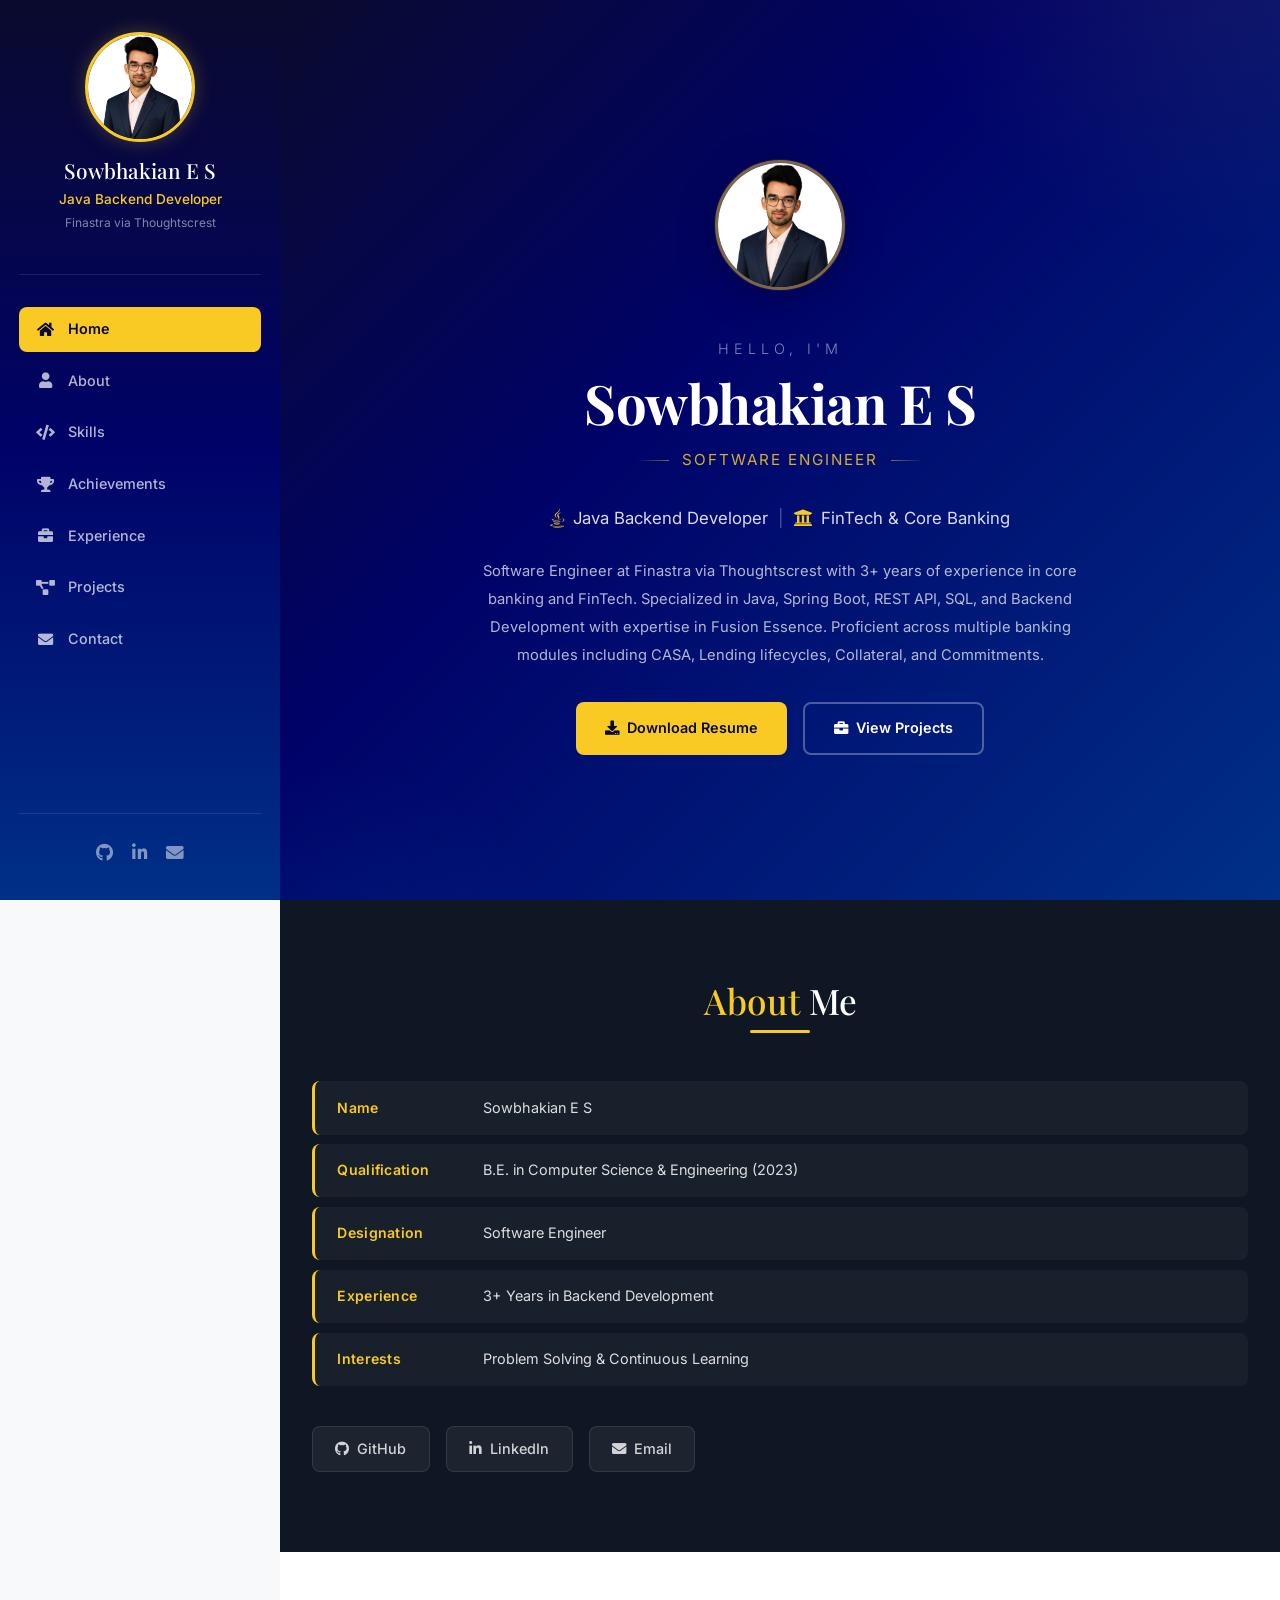
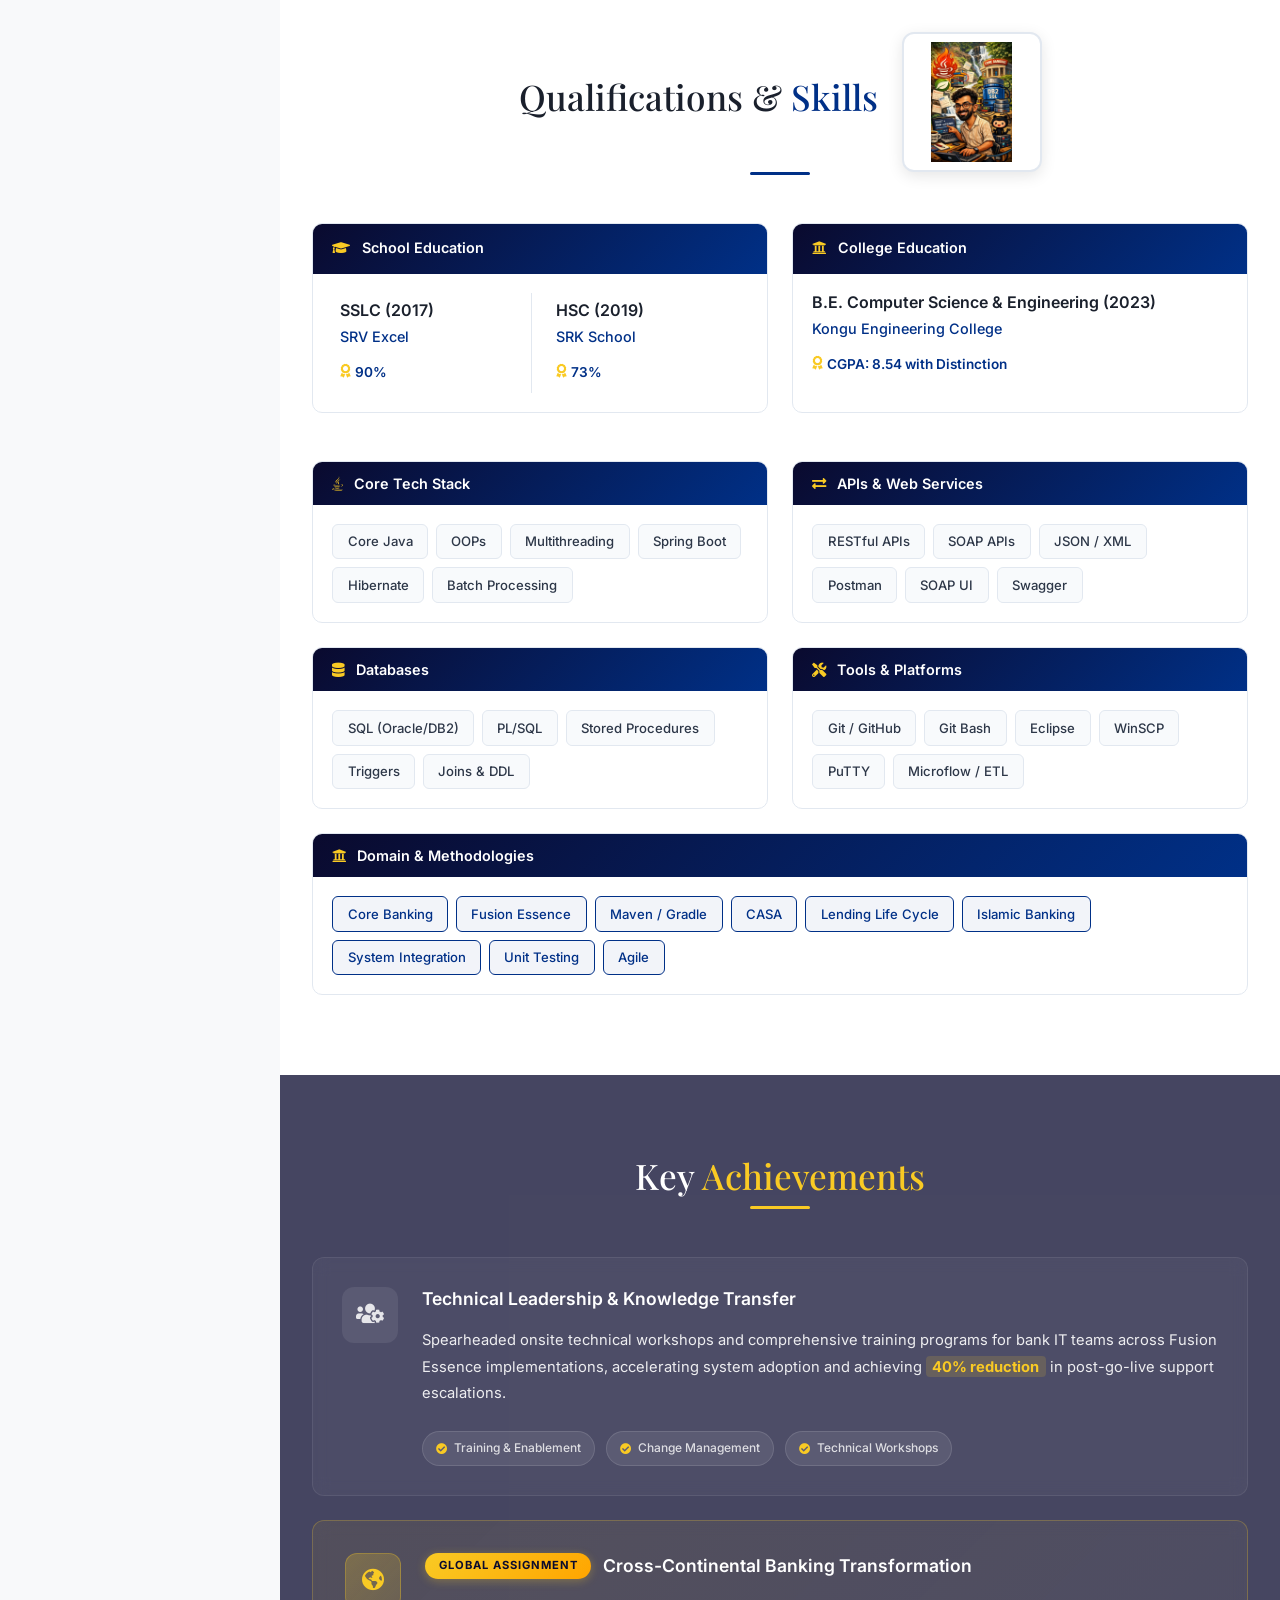
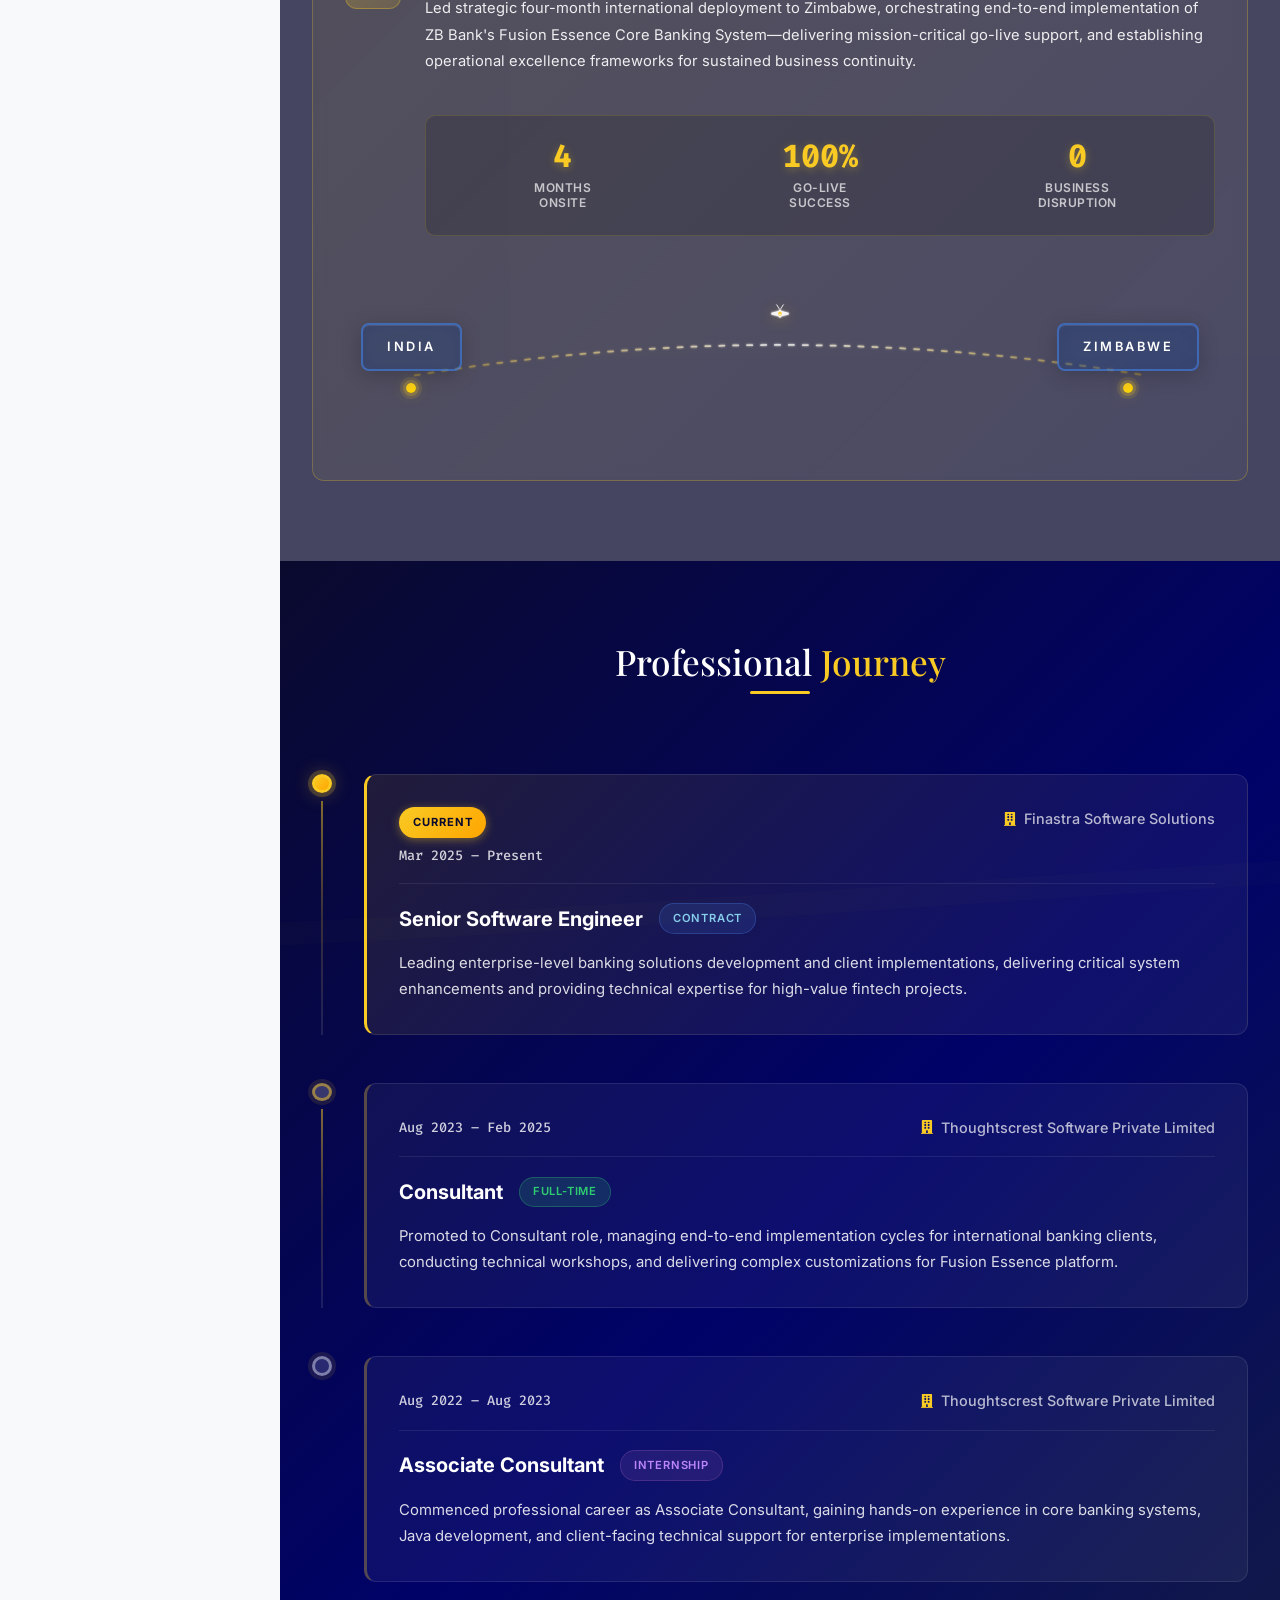
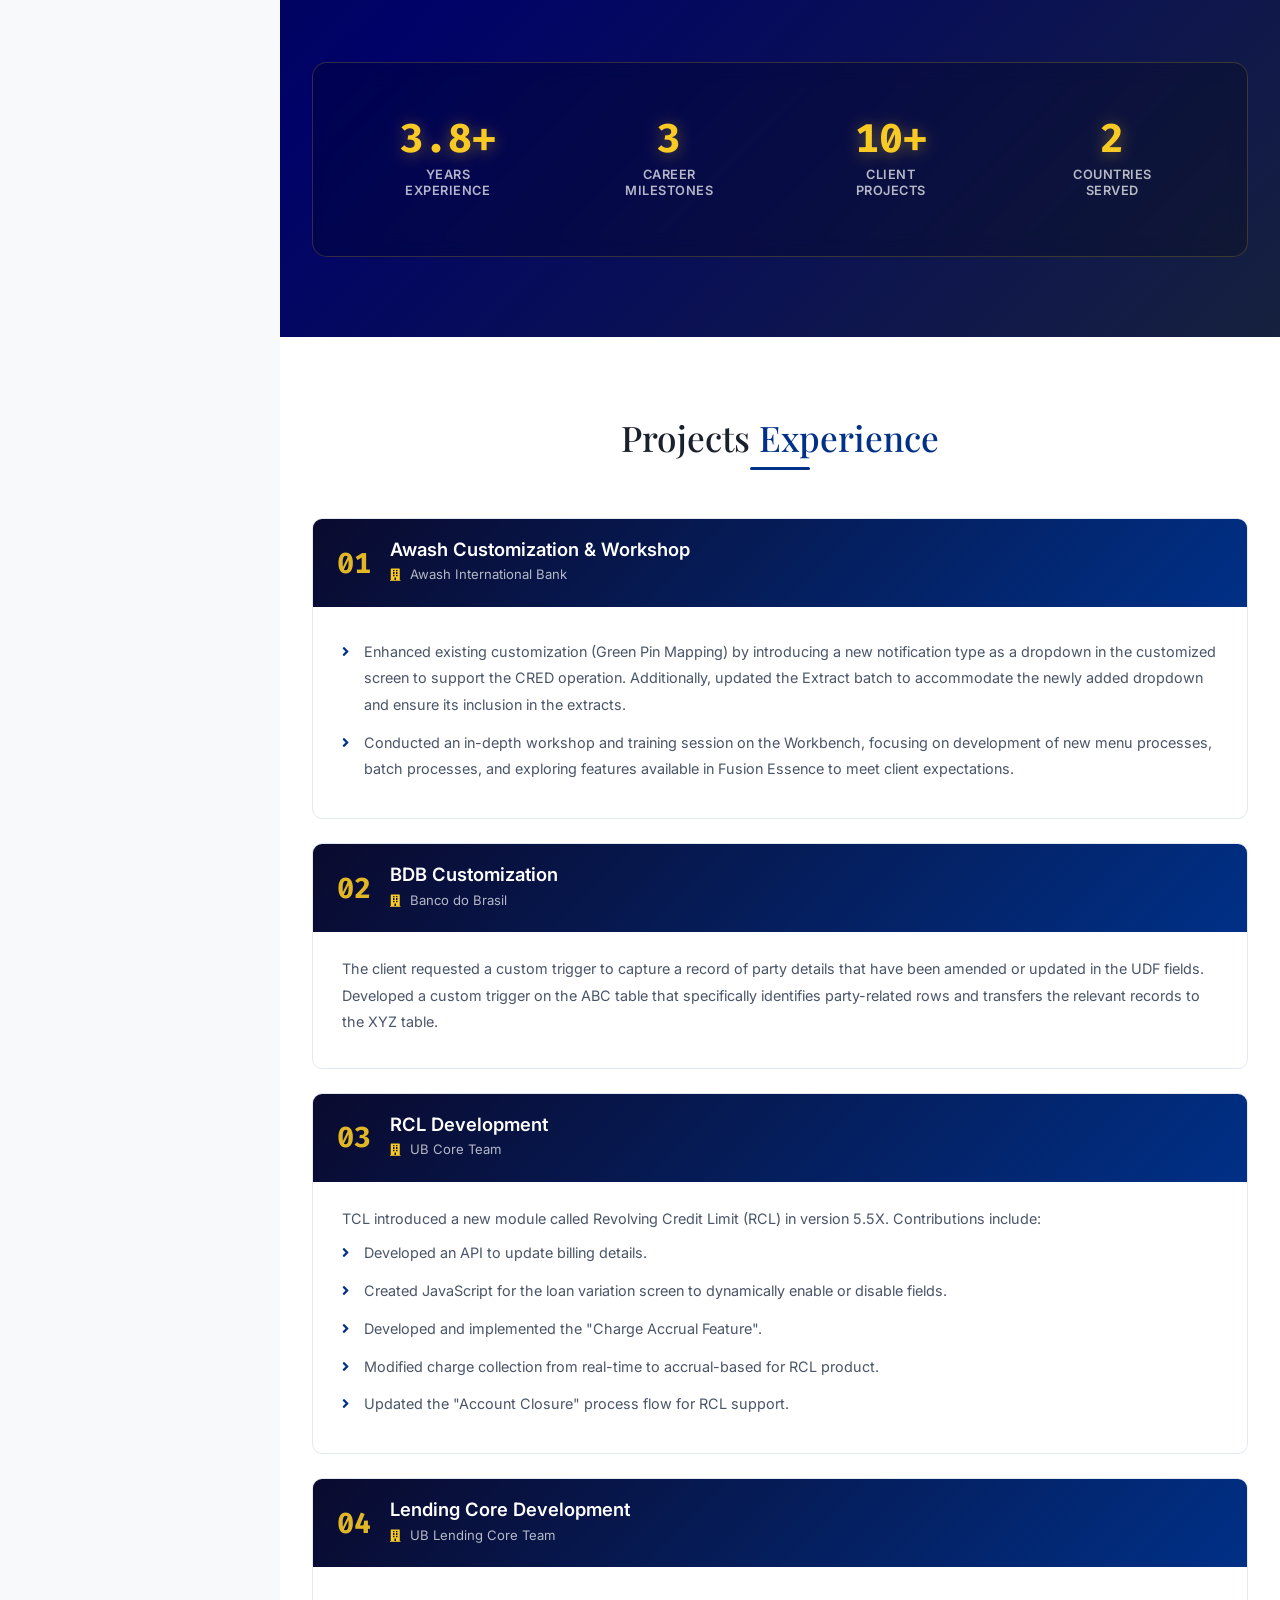
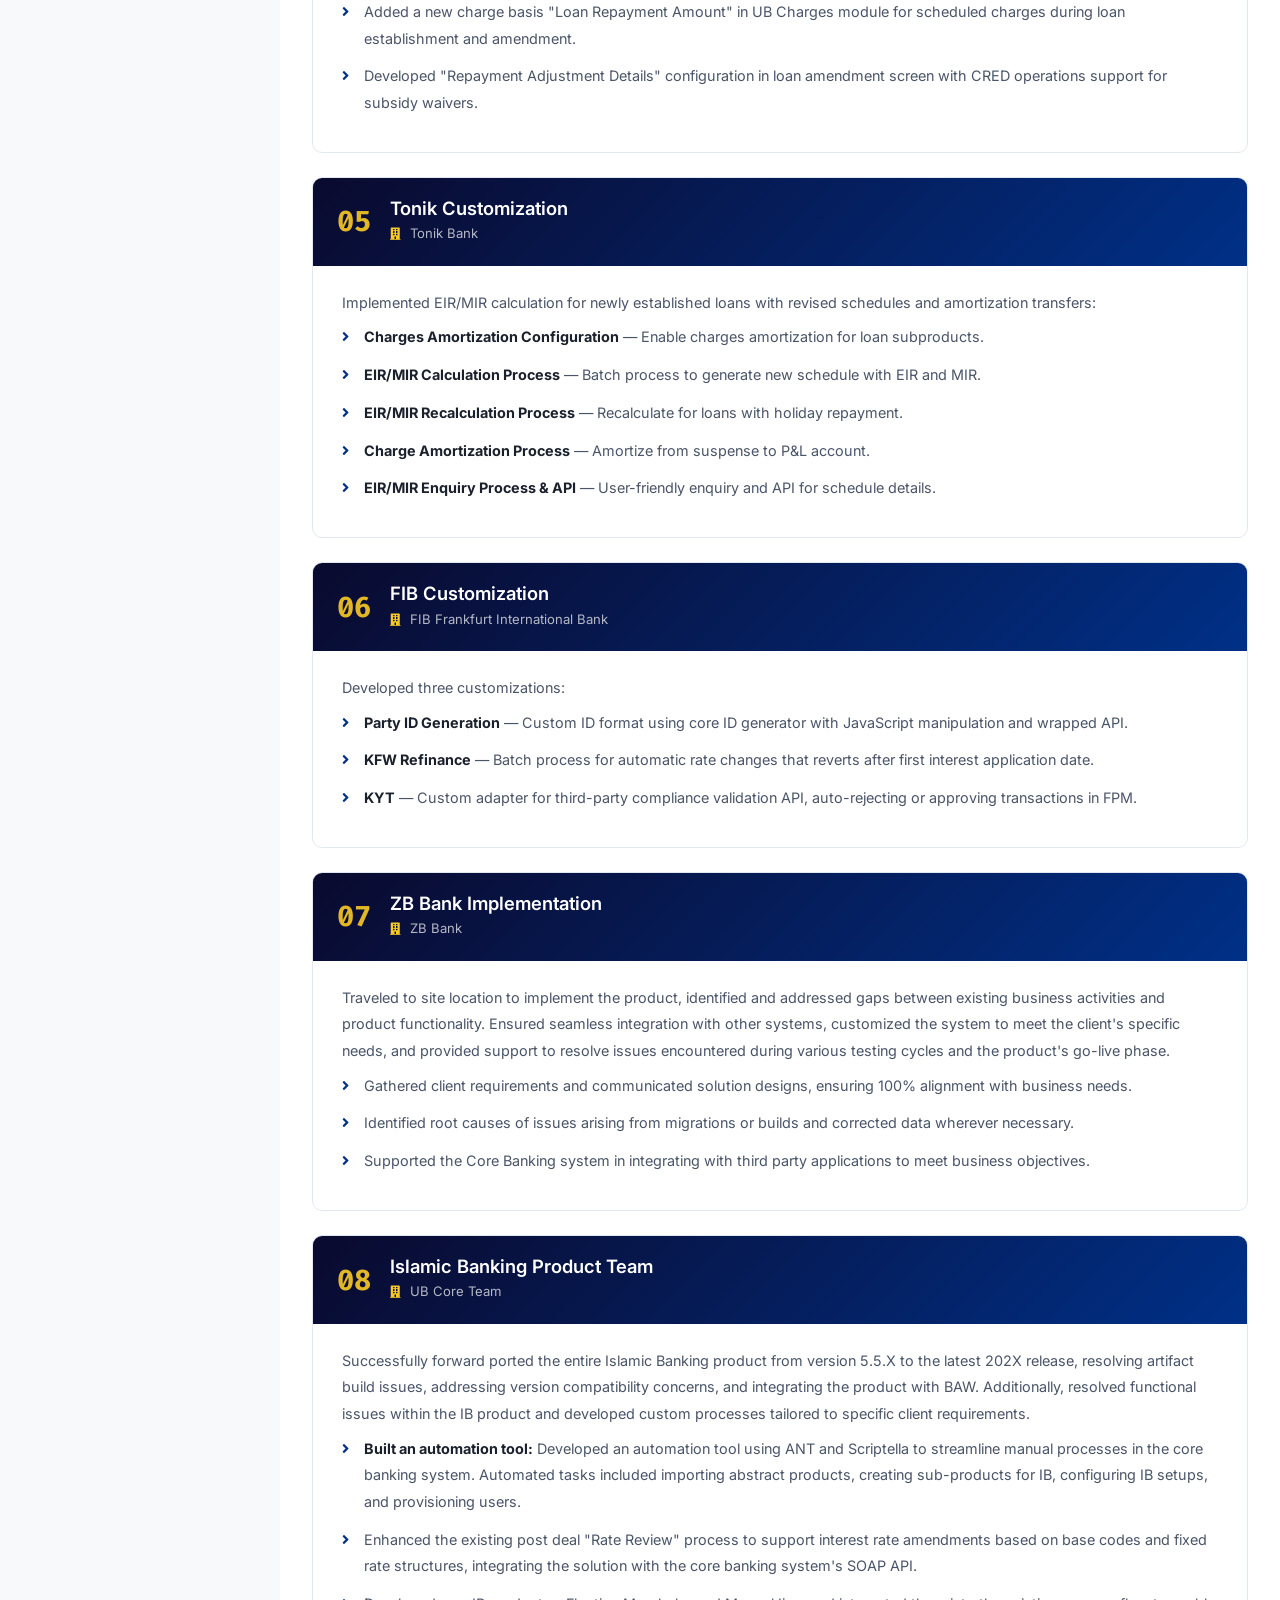
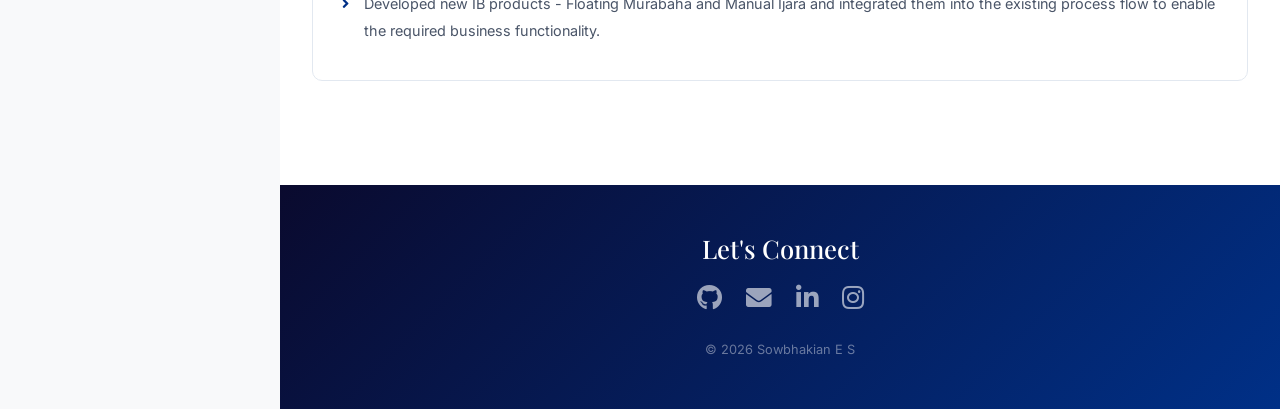
<file: index.html>
﻿<!DOCTYPE html>
<html lang="en">

<head>
    <meta charset="UTF-8">
    <meta http-equiv="X-UA-Compatible" content="IE=edge">
    <meta name="viewport" content="width=device-width, initial-scale=1.0">
    <link rel="icon" type="image/jpg" sizes="32x32" href="CV.jpg">
    <title>Sowbhakian E S | Java Backend Developer</title>

    <!-- Font Awesome -->
    <link rel="stylesheet" href="https://cdnjs.cloudflare.com/ajax/libs/font-awesome/5.15.3/css/all.min.css" integrity="sha512-iBBXm8fW90+nuLcSKlbmrPcLa0OT92xO1BIsZ+ywDWZCvqsWgccV3gFoRBv0z+8dLJgyAHIhR35VZc2oM/gI1w==" crossorigin="anonymous" referrerpolicy="no-referrer" />

    <!-- Google Fonts -->
    <link rel="preconnect" href="https://fonts.googleapis.com">
    <link rel="preconnect" href="https://fonts.gstatic.com" crossorigin>
    <link href="https://fonts.googleapis.com/css2?family=Inter:wght@300;400;500;600;700&family=Fira+Code:wght@400;500&family=Playfair+Display:wght@700&display=swap" rel="stylesheet">

    <!-- Bootstrap 5 -->
    <link href="https://cdn.jsdelivr.net/npm/bootstrap@5.0.2/dist/css/bootstrap.min.css" rel="stylesheet" integrity="sha384-EVSTQN3/azprG1Anm3QDgpJLIm9Nao0Yz1ztcQTwFspd3yD65VohhpuuCOmLASjC" crossorigin="anonymous">
    <script src="https://cdn.jsdelivr.net/npm/bootstrap@5.0.2/dist/js/bootstrap.bundle.min.js" integrity="sha384-MrcW6ZMFYlzcLA8Nl+NtUVF0sA7MsXsP1UyJoMp4YLEuNSfAP+JcXn/tWtIaxVXM" crossorigin="anonymous"></script>

    <!-- AOS Animation -->
    <link href="https://unpkg.com/aos@2.3.1/dist/aos.css" rel="stylesheet">
    <script src="https://unpkg.com/aos@2.3.1/dist/aos.js"></script>

    <link rel="stylesheet" href="styles.css">
</head>

<body>

    <!-- ========== SIDEBAR NAV ========== -->
    <aside id="sidebar" class="sidebar">
        <div class="sidebar-inner">
            <div class="sidebar-profile">
                <div class="sidebar-avatar">
                    <img src="sowbi.jpg" alt="Sowbhakian E S">
                </div>
                <h3 class="sidebar-name">Sowbhakian E S</h3>
                <p class="sidebar-role">Java Backend Developer</p>
                <p class="sidebar-company">Finastra via Thoughtscrest</p>
            </div>

            <nav class="sidebar-nav">
                <a href="#home" class="sidebar-link active"><i class="fas fa-home"></i> Home</a>
                <a href="#about" class="sidebar-link"><i class="fas fa-user"></i> About</a>
                <a href="#skills" class="sidebar-link"><i class="fas fa-code"></i> Skills</a>
                <a href="#achievements" class="sidebar-link"><i class="fas fa-trophy"></i> Achievements</a>
                <a href="#experience" class="sidebar-link"><i class="fas fa-briefcase"></i> Experience</a>
                <a href="#projects" class="sidebar-link"><i class="fas fa-project-diagram"></i> Projects</a>
                <a href="#contact" class="sidebar-link"><i class="fas fa-envelope"></i> Contact</a>
            </nav>

            <div class="sidebar-social">
                <a href="https://github.com/sowbhakian" target="_blank"><i class="fab fa-github"></i></a>
                <a href="https://www.linkedin.com/in/sowbhakian/" target="_blank"><i class="fab fa-linkedin-in"></i></a>
                <a href="mailto:sowbhakian.shansan@gmail.com"><i class="fas fa-envelope"></i></a>
            </div>
        </div>
    </aside>

    <!-- Mobile Nav Toggle -->
    <button id="mobileToggle" class="mobile-toggle" data-bs-toggle="offcanvas" data-bs-target="#mobileNav">
        <i class="fas fa-bars"></i>
    </button>

    <!-- Mobile Offcanvas Nav -->
    <div class="offcanvas offcanvas-start" tabindex="-1" id="mobileNav">
        <div class="offcanvas-header" style="background: #0a0a2e; color: #f9ca24;">
            <h5 class="offcanvas-title">Sowbhakian E S</h5>
            <button type="button" class="btn-close btn-close-white" data-bs-dismiss="offcanvas"></button>
        </div>
        <div class="offcanvas-body mobile-nav-body">
            <a href="#home" class="mobile-link" data-bs-dismiss="offcanvas"><i class="fas fa-home"></i> Home</a>
            <a href="#about" class="mobile-link" data-bs-dismiss="offcanvas"><i class="fas fa-user"></i> About</a>
            <a href="#skills" class="mobile-link" data-bs-dismiss="offcanvas"><i class="fas fa-code"></i> Skills</a>
            <a href="#achievements" class="mobile-link" data-bs-dismiss="offcanvas"><i class="fas fa-trophy"></i> Achievements</a>
            <a href="#experience" class="mobile-link" data-bs-dismiss="offcanvas"><i class="fas fa-briefcase"></i> Experience</a>
            <a href="#projects" class="mobile-link" data-bs-dismiss="offcanvas"><i class="fas fa-project-diagram"></i> Projects</a>
            <a href="#contact" class="mobile-link" data-bs-dismiss="offcanvas"><i class="fas fa-envelope"></i> Contact</a>
        </div>
    </div>

    <!-- ========== MAIN CONTENT ========== -->
    <main class="main-content">

        <!-- ===== HOME / HERO ===== -->
        <section id="home" class="hero-section">
            <div class="hero-stage">

                <!-- ── Animation layer ── -->
                <div class="hero-anim-track">
                    <!-- Cyclist (enters from left, guides photo, then fades) -->
                    <img class="hero-cyclist" src="cyclist.svg" alt="" aria-hidden="true">
                    <!-- Guiding line (thin, elegant, retracts) -->
                    <div class="hero-guideline"></div>
                    <!-- Profile photo (guided into center position) -->
                    <div class="hero-photo">
                        <img src="sowbi.jpg" alt="Sowbhakian E S">
                    </div>
                </div>

                <!-- ── Text layer (appears after photo settles) ── -->
                <div class="hero-text-group">
                    <p class="hero-text hero-text-greeting">Hello, I'm</p>
                    <h1 class="hero-text hero-text-name">Sowbhakian E S</h1>
                    <p class="hero-text hero-text-subtitle">Software Engineer</p>
                </div>

                <!-- ── Content layer (final fade-in) ── -->
                <div class="hero-content-reveal">
                    <div class="hero-tagline">
                        <span class="tagline-icon"><i class="fab fa-java"></i></span>
                        <span>Java Backend Developer</span>
                        <span class="tagline-divider">|</span>
                        <span class="tagline-icon"><i class="fas fa-university"></i></span>
                        <span>FinTech &amp; Core Banking</span>
                    </div>
                    <p class="hero-summary">Software Engineer at Finastra via Thoughtscrest with 3+ years of experience in core banking and FinTech. Specialized in Java, Spring Boot, REST API, SQL, and Backend Development with expertise in Fusion Essence. Proficient across multiple banking modules including CASA, Lending lifecycles, Collateral, and Commitments.</p>
                    <div class="hero-cta">
                        <a href="Sowbhakian E S.pdf" target="_blank" class="btn-primary-custom"><i class="fas fa-download"></i> Download Resume</a>
                        <a href="#projects" class="btn-outline-custom"><i class="fas fa-briefcase"></i> View Projects</a>
                    </div>
                </div>

            </div>
        </section>

        <!-- ===== ABOUT ===== -->
        <section id="about" class="section section-dark">
            <div class="section-container">
                <h2 class="section-title" data-aos="fade-up"><span class="title-accent">About</span> Me</h2>
                <div class="title-underline" data-aos="fade-up"></div>

                <div class="about-grid" data-aos="fade-up" data-aos-delay="200">
                    <div class="about-info">
                        <div class="about-item">
                            <span class="about-label">Name</span>
                            <span class="about-value">Sowbhakian E S</span>
                        </div>
                        <div class="about-item">
                            <span class="about-label">Qualification</span>
                            <span class="about-value">B.E. in Computer Science &amp; Engineering (2023)</span>
                        </div>
                        <div class="about-item">
                            <span class="about-label">Designation</span>
                            <span class="about-value">Software Engineer</span>
                        </div>
                        <div class="about-item">
                            <span class="about-label">Experience</span>
                            <span class="about-value">3+ Years in Backend Development</span>
                        </div>
                        <div class="about-item">
                            <span class="about-label">Interests</span>
                            <span class="about-value">Problem Solving &amp; Continuous Learning</span>
                        </div>
                    </div>
                    <div class="about-links">
                        <a href="https://github.com/sowbhakian" target="_blank" class="about-link-card">
                            <i class="fab fa-github"></i> GitHub
                        </a>
                        <a href="https://www.linkedin.com/in/sowbhakian/" target="_blank" class="about-link-card">
                            <i class="fab fa-linkedin-in"></i> LinkedIn
                        </a>
                        <a href="mailto:sowbhakian.shansan@gmail.com" class="about-link-card">
                            <i class="fas fa-envelope"></i> Email
                        </a>
                    </div>
                </div>
            </div>
        </section>

        <!-- ===== SKILLS ===== -->
        <section id="skills" class="section section-light">
            <div class="section-container">
                <div class="section-header-with-image" data-aos="fade-up">
                    <h2 class="section-title section-title-dark">Qualifications &amp; <span class="title-accent-dark">Skills</span></h2>
                    <img src="AIGeneratedImage.jpg" alt="Skills" class="section-header-icon">
                </div>
                <div class="title-underline title-underline-dark" data-aos="fade-up"></div>

                <!-- Education -->
                <div class="education-row" data-aos="fade-up" data-aos-delay="100">
                    <div class="edu-card">
                        <div class="edu-card-header"><i class="fas fa-graduation-cap"></i> School Education</div>
                        <div class="edu-card-body">
                            <div class="edu-split">
                                <div class="edu-item">
                                    <h6>SSLC (2017)</h6>
                                    <p><a href="http://srvexcel.org/" target="_blank">SRV Excel</a></p>
                                    <span class="edu-score"><i class="fas fa-award"></i> 90%</span>
                                </div>
                                <div class="edu-item">
                                    <h6>HSC (2019)</h6>
                                    <p><a href="http://srkschool.edu.in/" target="_blank">SRK School</a></p>
                                    <span class="edu-score"><i class="fas fa-award"></i> 73%</span>
                                </div>
                            </div>
                        </div>
                    </div>
                    <div class="edu-card">
                        <div class="edu-card-header"><i class="fas fa-university"></i> College Education</div>
                        <div class="edu-card-body">
                            <h6>B.E. Computer Science &amp; Engineering (2023)</h6>
                            <p><a href="https://kongu.ac.in/" target="_blank">Kongu Engineering College</a></p>
                            <span class="edu-score"><i class="fas fa-award"></i> CGPA: 8.54 with Distinction</span>
                        </div>
                    </div>
                </div>

                <!-- Technical Skills -->
                <div class="skills-grid" data-aos="fade-up" data-aos-delay="200">
                    <div class="skill-category">
                        <h5 class="skill-category-title"><i class="fab fa-java"></i> Core Tech Stack</h5>
                        <div class="skill-tags">
                            <span class="skill-tag">Core Java</span>
                            <span class="skill-tag">OOPs</span>
                            <span class="skill-tag">Multithreading</span>
                            <span class="skill-tag">Spring Boot</span>
                            <span class="skill-tag">Hibernate</span>
                            <span class="skill-tag">Batch Processing</span>
                        </div>
                    </div>
                    <div class="skill-category">
                        <h5 class="skill-category-title"><i class="fas fa-exchange-alt"></i> APIs &amp; Web Services</h5>
                        <div class="skill-tags">
                            <span class="skill-tag">RESTful APIs</span>
                            <span class="skill-tag">SOAP APIs</span>
                            <span class="skill-tag">JSON / XML</span>
                            <span class="skill-tag">Postman</span>
                            <span class="skill-tag">SOAP UI</span>
                            <span class="skill-tag">Swagger</span>
                        </div>
                    </div>
                    <div class="skill-category">
                        <h5 class="skill-category-title"><i class="fas fa-database"></i> Databases</h5>
                        <div class="skill-tags">
                            <span class="skill-tag">SQL (Oracle/DB2)</span>
                            <span class="skill-tag">PL/SQL</span>
                            <span class="skill-tag">Stored Procedures</span>
                            <span class="skill-tag">Triggers</span>
                            <span class="skill-tag">Joins &amp; DDL</span>
                        </div>
                    </div>
                    <div class="skill-category">
                        <h5 class="skill-category-title"><i class="fas fa-tools"></i> Tools &amp; Platforms</h5>
                        <div class="skill-tags">
                            <span class="skill-tag">Git / GitHub</span>
                            <span class="skill-tag">Git Bash</span>
                            <span class="skill-tag">Eclipse</span>
                            <span class="skill-tag">WinSCP</span>
                            <span class="skill-tag">PuTTY</span>
                            <span class="skill-tag">Microflow / ETL</span>
                        </div>
                    </div>
                    <div class="skill-category skill-category-wide">
                        <h5 class="skill-category-title"><i class="fas fa-university"></i> Domain &amp; Methodologies</h5>
                        <div class="skill-tags">
                            <span class="skill-tag tag-domain">Core Banking</span>
                            <span class="skill-tag tag-domain">Fusion Essence</span>
                            <span class="skill-tag tag-domain">Maven / Gradle</span>
                            <span class="skill-tag tag-domain">CASA</span>
                            <span class="skill-tag tag-domain">Lending Life Cycle</span>
                            <span class="skill-tag tag-domain">Islamic Banking</span>
                            <span class="skill-tag tag-domain">System Integration</span>
                            <span class="skill-tag tag-domain">Unit Testing</span>
                            <span class="skill-tag tag-domain">Agile</span>
                        </div>
                    </div>
                </div>
            </div>
        </section>

        <!-- ===== KEY ACHIEVEMENTS ===== -->
        <section id="achievements" class="section section-achievements">
           
            <div class="section-container">
                <h2 class="section-title" data-aos="fade-up">Key <span class="title-accent">Achievements</span></h2>
                <div class="title-underline" data-aos="fade-up"></div>
                <div class="achievements-list" data-aos="fade-up" data-aos-delay="200">
                    
                    <!-- Achievement 1: Technical Leadership -->
                    <div class="achievement-item achievement-standard">
                        <div class="achievement-header-row">
                            <div class="achievement-icon achievement-icon-secondary">
                                <i class="fas fa-users-cog"></i>
                            </div>
                            <div class="achievement-main">
                                <h4 class="achievement-title">Technical Leadership & Knowledge Transfer</h4>
                                <p class="achievement-description">Spearheaded onsite technical workshops and comprehensive training programs for bank IT teams across Fusion Essence implementations, accelerating system adoption and achieving <span class="achievement-metric">40% reduction</span> in post-go-live support escalations.</p>
                                <div class="achievement-tags">
                                    <span class="achievement-tag"><i class="fas fa-check-circle"></i> Training & Enablement</span>
                                    <span class="achievement-tag"><i class="fas fa-check-circle"></i> Change Management</span>
                                    <span class="achievement-tag"><i class="fas fa-check-circle"></i> Technical Workshops</span>
                                </div>
                            </div>
                        </div>
                    </div>

                    <!-- Achievement 2: International Engagement -->
                    <div class="achievement-item achievement-highlight-item">
                        <div class="achievement-header-row">
                            <div class="achievement-icon achievement-icon-primary">
                                <i class="fas fa-globe-americas"></i>
                            </div>
                            <div class="achievement-main">
                                <h4 class="achievement-title">
                                    <span class="achievement-badge">Global Assignment</span>
                                    Cross-Continental Banking Transformation
                                </h4>
                                <p class="achievement-description">Led strategic four-month international deployment to Zimbabwe, orchestrating end-to-end implementation of ZB Bank's Fusion Essence Core Banking System—delivering mission-critical go-live support, and establishing operational excellence frameworks for sustained business continuity.</p>
                                <div class="achievement-impact">
                                    <div class="impact-item">
                                        <div class="impact-number">4</div>
                                        <div class="impact-label">Months<br/>Onsite</div>
                                    </div>
                                    <div class="impact-item">
                                        <div class="impact-number">100%</div>
                                        <div class="impact-label">Go-Live<br/>Success</div>
                                    </div>
                                    <div class="impact-item">
                                        <div class="impact-number">0</div>
                                        <div class="impact-label">Business<br/>Disruption</div>
                                    </div>
                                </div>
                            </div>
                        </div>
                                        <!-- Professional Flight Path Journey -->
            <div class="flight-journey-overlay" data-aos="fade-in" data-aos-duration="2000">
                <div class="journey-marker journey-origin">
                    <div class="marker-label">INDIA</div>
                    <div class="marker-dot"></div>
                </div>
                
                <svg class="flight-path-svg" viewBox="0 0 1000 160" preserveAspectRatio="xMidYMid meet">
                    <defs>
                        <linearGradient id="pathGradient" x1="0%" y1="0%" x2="100%" y2="0%">
                            <stop offset="0%" style="stop-color:rgba(249,202,36,0.3);stop-opacity:1" />
                            <stop offset="50%" style="stop-color:rgba(255,255,255,0.9);stop-opacity:1" />
                            <stop offset="100%" style="stop-color:rgba(249,202,36,0.3);stop-opacity:1" />
                        </linearGradient>
                        <filter id="professionalGlow">
                            <feGaussianBlur stdDeviation="1.5" result="coloredBlur"/>
                            <feMerge>
                                <feMergeNode in="coloredBlur"/>
                                <feMergeNode in="SourceGraphic"/>
                            </feMerge>
                        </filter>
                    </defs>
                    
                    <!-- Elegant curved flight path -->
                    <path d="M 80 100 Q 500 30, 920 100" 
                          class="flight-route-line" 
                          stroke="url(#pathGradient)" 
                          stroke-width="2" 
                          fill="none" 
                          filter="url(#professionalGlow)"/>
                    
                    <!-- Professional aircraft icon -->
                    <g class="flight-plane" transform="translate(500, 30)">
                        <path d="M 0,-6 L -2,-4 L -10,-2 L -10,0 L -2,2 L 0,4 L 2,2 L 10,0 L 10,-2 L 2,-4 Z" 
                              fill="#ffffff" 
                              opacity="0.95"
                              filter="url(#professionalGlow)"/>
                        <path d="M -1,-6 L -5,-12 L -3,-11 L 0,-6 Z" fill="#ffffff" opacity="0.9"/>
                        <path d="M 1,-6 L 5,-12 L 3,-11 L 0,-6 Z" fill="#ffffff" opacity="0.9"/>
                        <ellipse cx="0" cy="-1" rx="2" ry="2.5" fill="#f9ca24" opacity="0.95"/>
                        <circle cx="0" cy="0" r="1" fill="#ffffff" opacity="0.8"/>
                    </g>
                </svg>
                
                <div class="journey-marker journey-destination">
                    <div class="marker-label">ZIMBABWE</div>
                    <div class="marker-dot"></div>
                </div>
            </div>
                           
                        </div>
                    </div>
                </div>
            </div>
        </section>

        <!-- ===== PROFESSIONAL EXPERIENCE TIMELINE ===== -->
        <section id="experience" class="section section-experience">
            <div class="section-container">
                <h2 class="section-title" data-aos="fade-up">Professional <span class="title-accent">Journey</span></h2>
                <div class="title-underline" data-aos="fade-up"></div>
                
                <div class="timeline-container" data-aos="fade-up" data-aos-delay="200">
                    
                    <!-- Timeline Item 3 - Current -->
                    <div class="timeline-item timeline-current" data-aos="fade-right" data-aos-delay="400">
                        <div class="timeline-marker">
                            <div class="timeline-dot timeline-dot-active"></div>
                            <div class="timeline-line"></div>
                        </div>
                        <div class="timeline-content">
                            <div class="timeline-header">
                                <div class="timeline-period">
                                    <span class="period-badge period-current">Current</span>
                                    <span class="period-dates">Mar 2025 – Present</span>
                                </div>
                                <div class="timeline-company">
                                    <i class="fas fa-building"></i>
                                    Finastra Software Solutions
                                </div>
                            </div>
                            <div class="timeline-role">
                                <h4 class="role-title">Senior Software Engineer</h4>
                                <span class="role-type role-type-contract">Contract</span>
                            </div>
                            <p class="timeline-description">Leading enterprise-level banking solutions development and client implementations, delivering critical system enhancements and providing technical expertise for high-value fintech projects.</p>
                        </div>
                    </div>

                    <!-- Timeline Item 2 -->
                    <div class="timeline-item" data-aos="fade-right" data-aos-delay="300">
                        <div class="timeline-marker">
                            <div class="timeline-dot"></div>
                            <div class="timeline-line"></div>
                        </div>
                        <div class="timeline-content">
                            <div class="timeline-header">
                                <div class="timeline-period">
                                    <!-- <span class="period-duration">1 yr 11 mos</span> -->
                                    <span class="period-dates">Aug 2023 – Feb 2025</span>
                                </div>
                                <div class="timeline-company">
                                    <i class="fas fa-building"></i>
                                    Thoughtscrest Software Private Limited
                                </div>
                            </div>
                            <div class="timeline-role">
                                <h4 class="role-title">Consultant</h4>
                                <span class="role-type role-type-fulltime">Full-Time</span>
                            </div>
                            <p class="timeline-description">Promoted to Consultant role, managing end-to-end implementation cycles for international banking clients, conducting technical workshops, and delivering complex customizations for Fusion Essence platform.</p>
                        </div>
                    </div>

                    <!-- Timeline Item 1 - Start -->
                    <div class="timeline-item timeline-start" data-aos="fade-right" data-aos-delay="200">
                        <div class="timeline-marker">
                            <div class="timeline-dot timeline-dot-start"></div>
                        </div>
                        <div class="timeline-content">
                            <div class="timeline-header">
                                <div class="timeline-period">
                                    <!-- <span class="period-duration">1 yr</span> -->
                                    <span class="period-dates">Aug 2022 – Aug 2023</span>
                                </div>
                                <div class="timeline-company">
                                    <i class="fas fa-building"></i>
                                    Thoughtscrest Software Private Limited
                                </div>
                            </div>
                            <div class="timeline-role">
                                <h4 class="role-title">Associate Consultant</h4>
                                <span class="role-type role-type-internship">Internship</span>
                            </div>
                            <p class="timeline-description">Commenced professional career as Associate Consultant, gaining hands-on experience in core banking systems, Java development, and client-facing technical support for enterprise implementations.</p>
                        </div>
                    </div>

                </div>

                <!-- Career Summary Stats -->
                <div class="career-summary" data-aos="fade-up" data-aos-delay="500">
                    <div class="career-stat">
                        <div class="stat-number">3.8+</div>
                        <div class="stat-label">Years<br/>Experience</div>
                    </div>
                    <div class="career-stat">
                        <div class="stat-number">3</div>
                        <div class="stat-label">Career<br/>Milestones</div>
                    </div>
                    <div class="career-stat">
                        <div class="stat-number">10+</div>
                        <div class="stat-label">Client<br/>Projects</div>
                    </div>
                    <div class="career-stat">
                        <div class="stat-number">2</div>
                        <div class="stat-label">Countries<br/>Served</div>
                    </div>
                </div>

            </div>
        </section>

        <!-- ===== PROJECTS ===== -->
        <section id="projects" class="section section-light">
            <div class="section-container">
                <h2 class="section-title section-title-dark" data-aos="fade-up">Projects <span class="title-accent-dark">Experience</span></h2>
                <div class="title-underline title-underline-dark" data-aos="fade-up"></div>

                <div class="project-card" data-aos="fade-up">
                    <div class="project-header">
                        <span class="project-number">01</span>
                        <div>
                            <h4 class="project-title">Awash Customization &amp; Workshop</h4>
                            <span class="project-client"><i class="fas fa-building"></i> Awash International Bank</span>
                        </div>
                    </div>
                    <div class="project-body">
                        <ul class="project-list">
                            <li>Enhanced existing customization (Green Pin Mapping) by introducing a new notification type as a dropdown in the customized screen to support the CRED operation. Additionally, updated the Extract batch to accommodate the newly added dropdown and ensure its inclusion in the extracts.</li>
                            <li>Conducted an in-depth workshop and training session on the Workbench, focusing on development of new menu processes, batch processes, and exploring features available in Fusion Essence to meet client expectations.</li>
                        </ul>
                    </div>
                </div>

                <div class="project-card" data-aos="fade-up">
                    <div class="project-header">
                        <span class="project-number">02</span>
                        <div>
                            <h4 class="project-title">BDB Customization</h4>
                            <span class="project-client"><i class="fas fa-building"></i> Banco do Brasil</span>
                        </div>
                    </div>
                    <div class="project-body">
                        <p>The client requested a custom trigger to capture a record of party details that have been amended or updated in the UDF fields. Developed a custom trigger on the ABC table that specifically identifies party-related rows and transfers the relevant records to the XYZ table.</p>
                    </div>
                </div>

                <div class="project-card" data-aos="fade-up">
                    <div class="project-header">
                        <span class="project-number">03</span>
                        <div>
                            <h4 class="project-title">RCL Development</h4>
                            <span class="project-client"><i class="fas fa-building"></i> UB Core Team</span>
                        </div>
                    </div>
                    <div class="project-body">
                        <p>TCL introduced a new module called Revolving Credit Limit (RCL) in version 5.5X. Contributions include:</p>
                        <ul class="project-list">
                            <li>Developed an API to update billing details.</li>
                            <li>Created JavaScript for the loan variation screen to dynamically enable or disable fields.</li>
                            <li>Developed and implemented the "Charge Accrual Feature".</li>
                            <li>Modified charge collection from real-time to accrual-based for RCL product.</li>
                            <li>Updated the "Account Closure" process flow for RCL support.</li>
                        </ul>
                    </div>
                </div>

                <div class="project-card" data-aos="fade-up">
                    <div class="project-header">
                        <span class="project-number">04</span>
                        <div>
                            <h4 class="project-title">Lending Core Development</h4>
                            <span class="project-client"><i class="fas fa-building"></i> UB Lending Core Team</span>
                        </div>
                    </div>
                    <div class="project-body">
                        <ul class="project-list">
                            <li>Added a new charge basis "Loan Repayment Amount" in UB Charges module for scheduled charges during loan establishment and amendment.</li>
                            <li>Developed "Repayment Adjustment Details" configuration in loan amendment screen with CRED operations support for subsidy waivers.</li>
                        </ul>
                    </div>
                </div>

                <div class="project-card" data-aos="fade-up">
                    <div class="project-header">
                        <span class="project-number">05</span>
                        <div>
                            <h4 class="project-title">Tonik Customization</h4>
                            <span class="project-client"><i class="fas fa-building"></i> Tonik Bank</span>
                        </div>
                    </div>
                    <div class="project-body">
                        <p>Implemented EIR/MIR calculation for newly established loans with revised schedules and amortization transfers:</p>
                        <ul class="project-list">
                            <li><strong>Charges Amortization Configuration</strong> — Enable charges amortization for loan subproducts.</li>
                            <li><strong>EIR/MIR Calculation Process</strong> — Batch process to generate new schedule with EIR and MIR.</li>
                            <li><strong>EIR/MIR Recalculation Process</strong> — Recalculate for loans with holiday repayment.</li>
                            <li><strong>Charge Amortization Process</strong> — Amortize from suspense to P&amp;L account.</li>
                            <li><strong>EIR/MIR Enquiry Process &amp; API</strong> — User-friendly enquiry and API for schedule details.</li>
                        </ul>
                    </div>
                </div>

                <div class="project-card" data-aos="fade-up">
                    <div class="project-header">
                        <span class="project-number">06</span>
                        <div>
                            <h4 class="project-title">FIB Customization</h4>
                            <span class="project-client"><i class="fas fa-building"></i> FIB Frankfurt International Bank</span>
                        </div>
                    </div>
                    <div class="project-body">
                        <p>Developed three customizations:</p>
                        <ul class="project-list">
                            <li><strong>Party ID Generation</strong> — Custom ID format using core ID generator with JavaScript manipulation and wrapped API.</li>
                            <li><strong>KFW Refinance</strong> — Batch process for automatic rate changes that reverts after first interest application date.</li>
                            <li><strong>KYT</strong> — Custom adapter for third-party compliance validation API, auto-rejecting or approving transactions in FPM.</li>
                        </ul>
                    </div>
                </div>

                <div class="project-card" data-aos="fade-up">
                    <div class="project-header">
                        <span class="project-number">07</span>
                        <div>
                            <h4 class="project-title">ZB Bank Implementation</h4>
                            <span class="project-client"><i class="fas fa-building"></i> ZB Bank</span>
                        </div>
                    </div>
                    <div class="project-body">
                        <p>Traveled to site location to implement the product, identified and addressed gaps between existing business activities and product functionality. Ensured seamless integration with other systems, customized the system to meet the client's specific needs, and provided support to resolve issues encountered during various testing cycles and the product's go-live phase.</p>
                        <ul class="project-list">
                            <li>Gathered client requirements and communicated solution designs, ensuring 100% alignment with business needs.</li>
                            <li>Identified root causes of issues arising from migrations or builds and corrected data wherever necessary.</li>
                            <li>Supported the Core Banking system in integrating with third party applications to meet business objectives.</li>
                        </ul>
                    </div>
                </div>

                <div class="project-card" data-aos="fade-up">
                    <div class="project-header">
                        <span class="project-number">08</span>
                        <div>
                            <h4 class="project-title">Islamic Banking Product Team</h4>
                            <span class="project-client"><i class="fas fa-building"></i> UB Core Team</span>
                        </div>
                    </div>
                    <div class="project-body">
                        <p>Successfully forward ported the entire Islamic Banking product from version 5.5.X to the latest 202X release, resolving artifact build issues, addressing version compatibility concerns, and integrating the product with BAW. Additionally, resolved functional issues within the IB product and developed custom processes tailored to specific client requirements.</p>
                        <ul class="project-list">
                            <li><strong>Built an automation tool:</strong> Developed an automation tool using ANT and Scriptella to streamline manual processes in the core banking system. Automated tasks included importing abstract products, creating sub-products for IB, configuring IB setups, and provisioning users.</li>
                            <li>Enhanced the existing post deal "Rate Review" process to support interest rate amendments based on base codes and fixed rate structures, integrating the solution with the core banking system's SOAP API.</li>
                            <li>Developed new IB products - Floating Murabaha and Manual Ijara and integrated them into the existing process flow to enable the required business functionality.</li>
                        </ul>
                    </div>
                </div>
            </div>
        </section>

        <!-- ===== FOOTER ===== -->
        <footer id="contact" class="footer-section">
            <div class="section-container">
                <div class="footer-content">
                    <h3>Let's Connect</h3>
                    <div class="footer-links">
                        <a href="https://github.com/sowbhakian" target="_blank"><i class="fab fa-github fa-lg"></i></a>
                        <a href="mailto:sowbhakian.shansan@gmail.com"><i class="fas fa-envelope fa-lg"></i></a>
                        <a href="https://www.linkedin.com/in/sowbhakian/" target="_blank"><i class="fab fa-linkedin-in fa-lg"></i></a>
                        <a href="https://www.instagram.com/_._sowbiphillic_._/" target="_blank"><i class="fab fa-instagram fa-lg"></i></a>
                    </div>
                    <p class="footer-copy">&copy; 2026 Sowbhakian E S</p>
                </div>
            </div>
        </footer>

    </main>

    <script>
        AOS.init({ once: true });
        const sections = document.querySelectorAll('section, footer');
        const navLinks = document.querySelectorAll('.sidebar-link');
        let isClicking = false;
        let clickTimeout;
        
        // Function to set active link
        function setActiveLink(targetId) {
            navLinks.forEach(link => {
                link.classList.remove('active');
                if (link.getAttribute('href') === '#' + targetId) {
                    link.classList.add('active');
                }
            });
        }
        
        // Handle scroll event
        window.addEventListener('scroll', () => {
            if (isClicking) return; // Don't interfere with click navigation
            
            // Check if user has scrolled to bottom
            const scrolledToBottom = (window.innerHeight + window.scrollY) >= document.documentElement.scrollHeight - 50;
            
            if (scrolledToBottom) {
                setActiveLink('contact');
                return;
            }
            
            let current = '';
            sections.forEach(sec => {
                const top = sec.offsetTop - 100;
                if (scrollY >= top) current = sec.getAttribute('id');
            });
            if (current) setActiveLink(current);
        });
        
        // Handle click event on sidebar links
        navLinks.forEach(link => {
            link.addEventListener('click', function(e) {
                const targetId = this.getAttribute('href').substring(1);
                isClicking = true;
                setActiveLink(targetId);
                
                // Clear any existing timeout
                if (clickTimeout) clearTimeout(clickTimeout);
                
                // Re-enable scroll handler after smooth scroll completes (increased to 1500ms)
                clickTimeout = setTimeout(() => {
                    isClicking = false;
                }, 1500);
            });
        });
    </script>
</body>
</html>
</file>
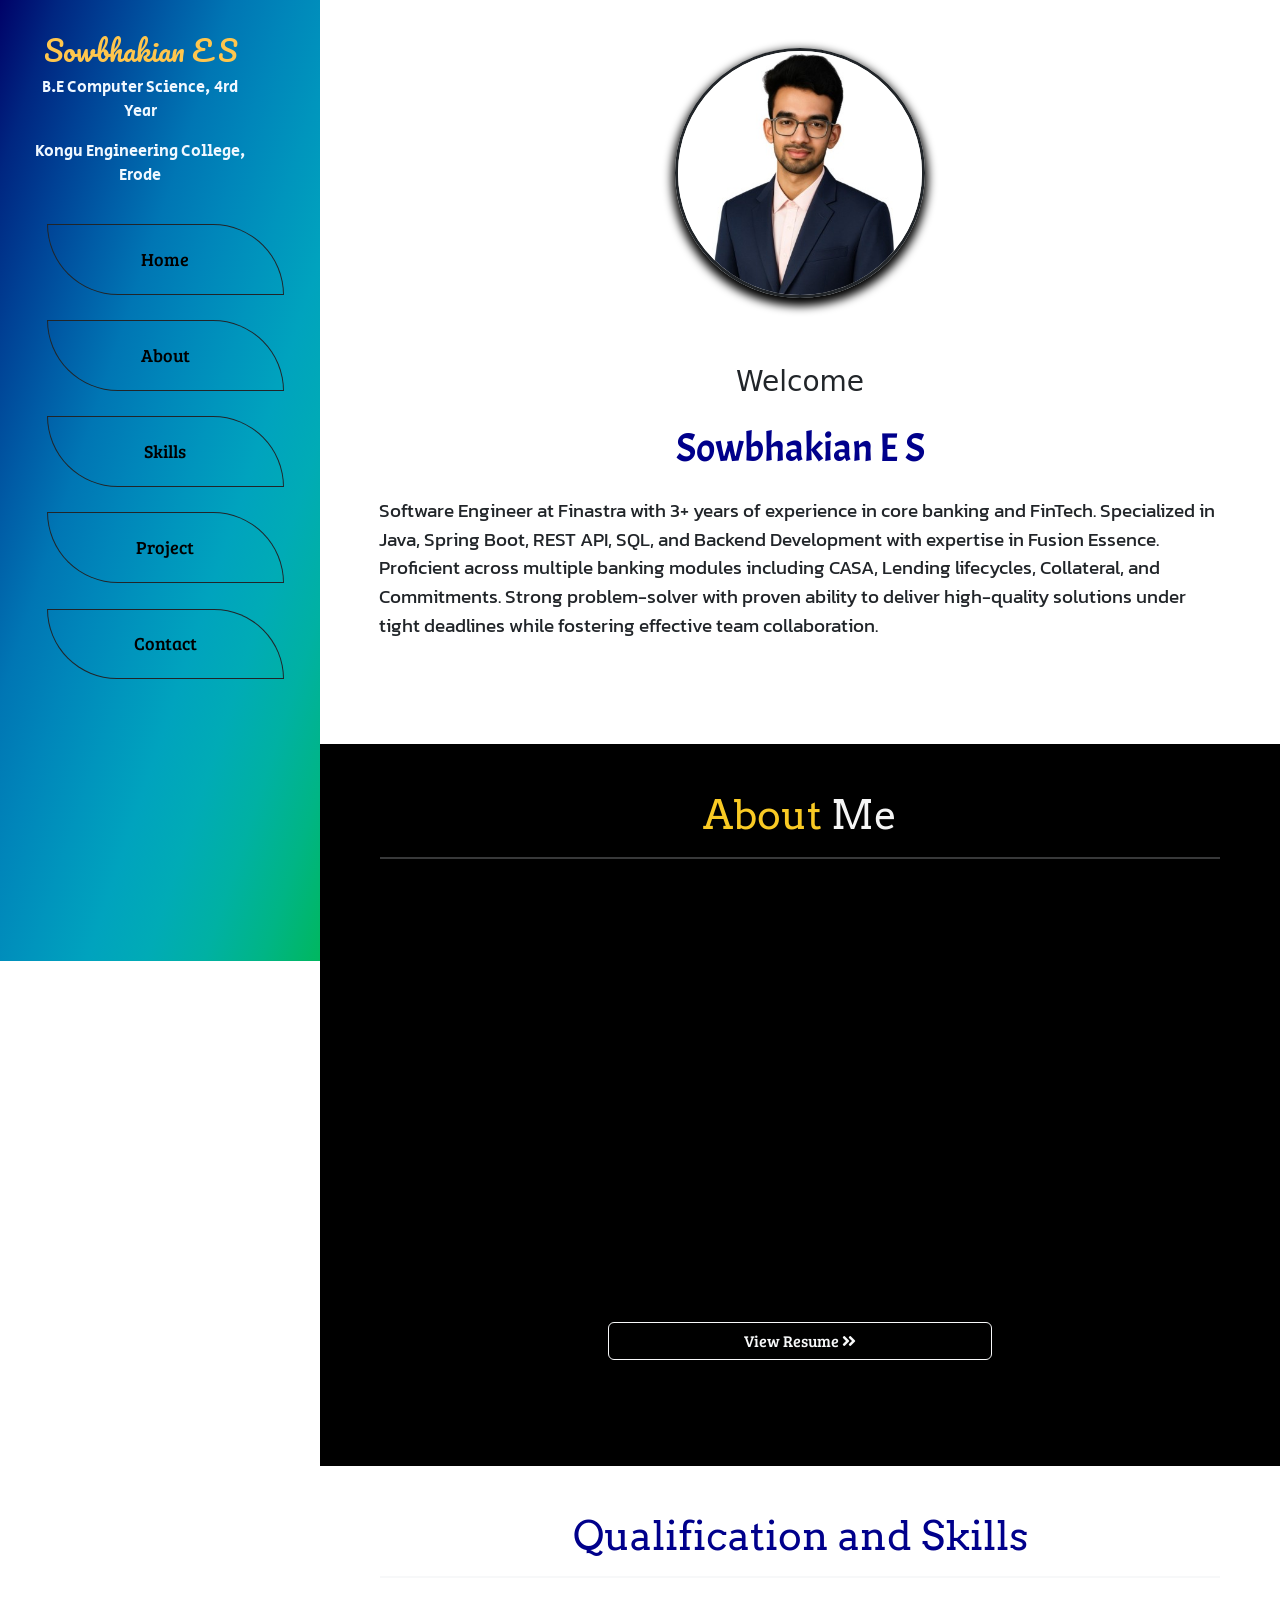
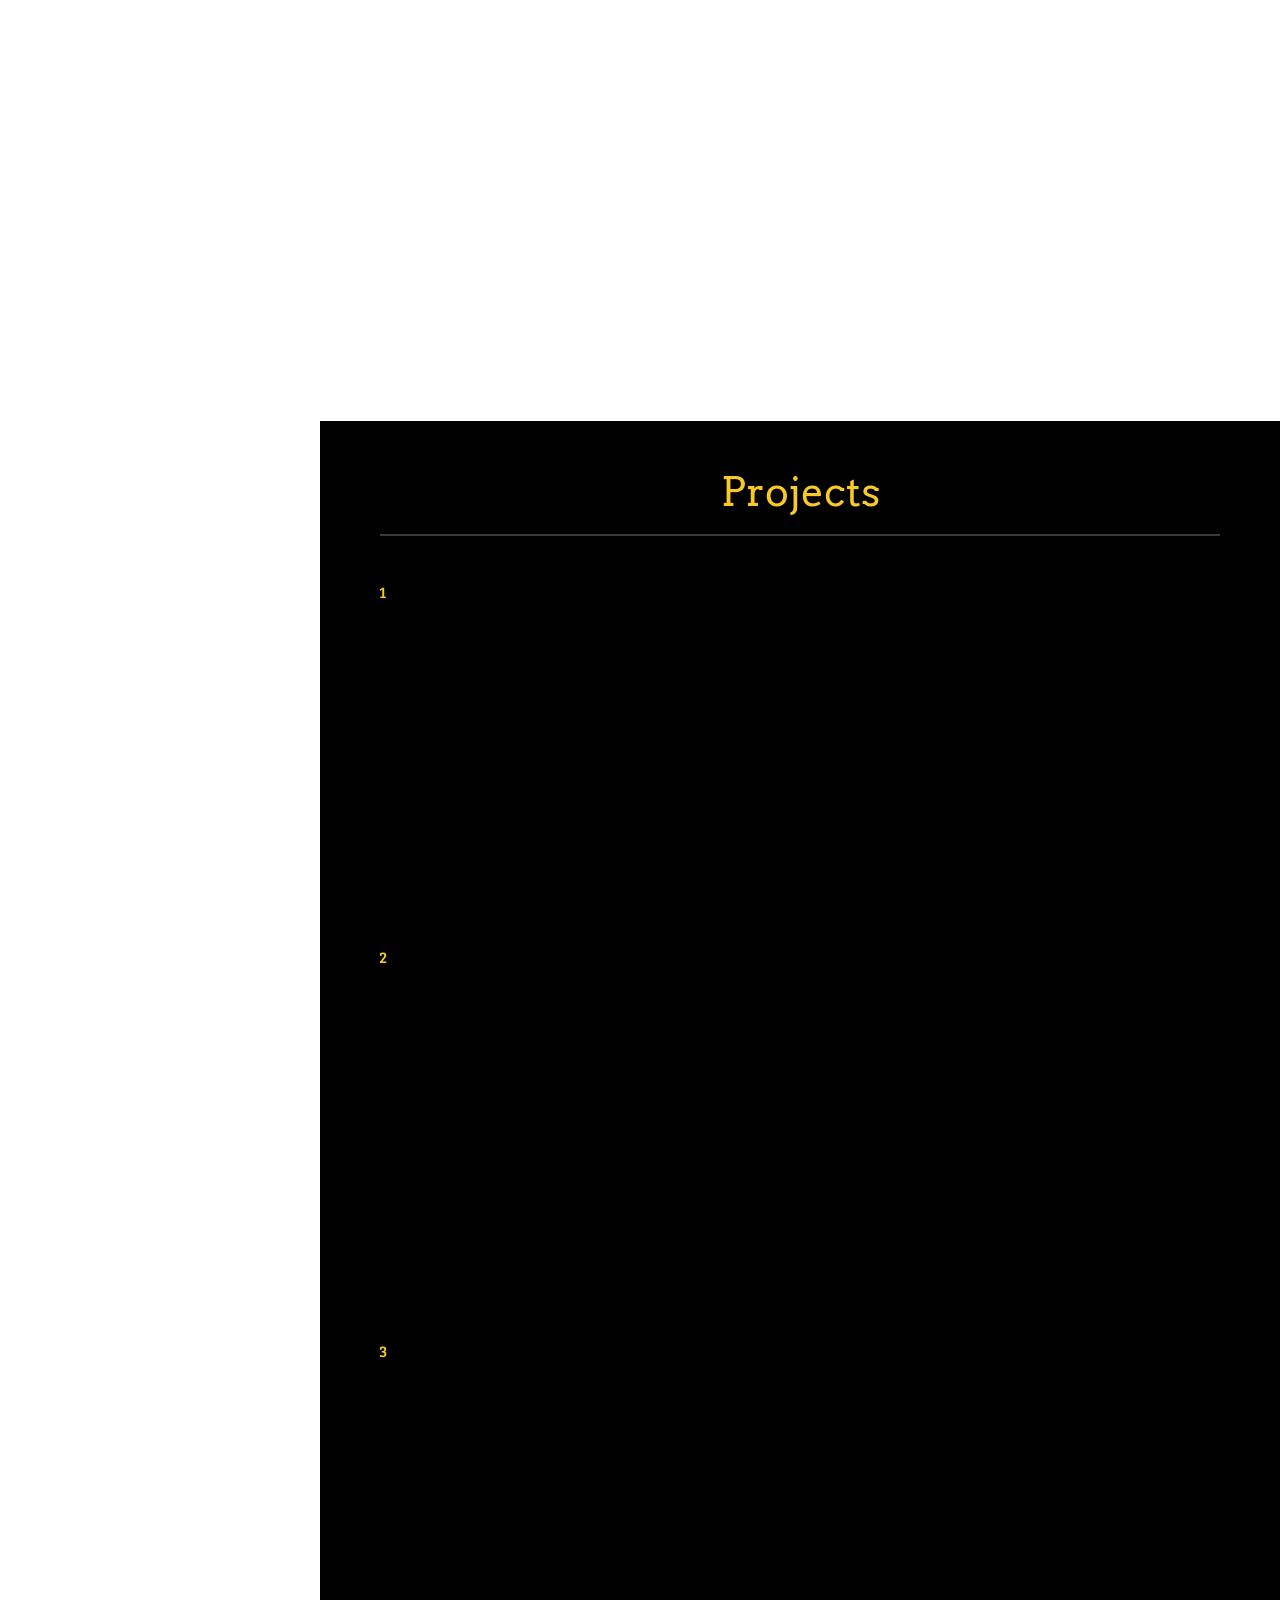
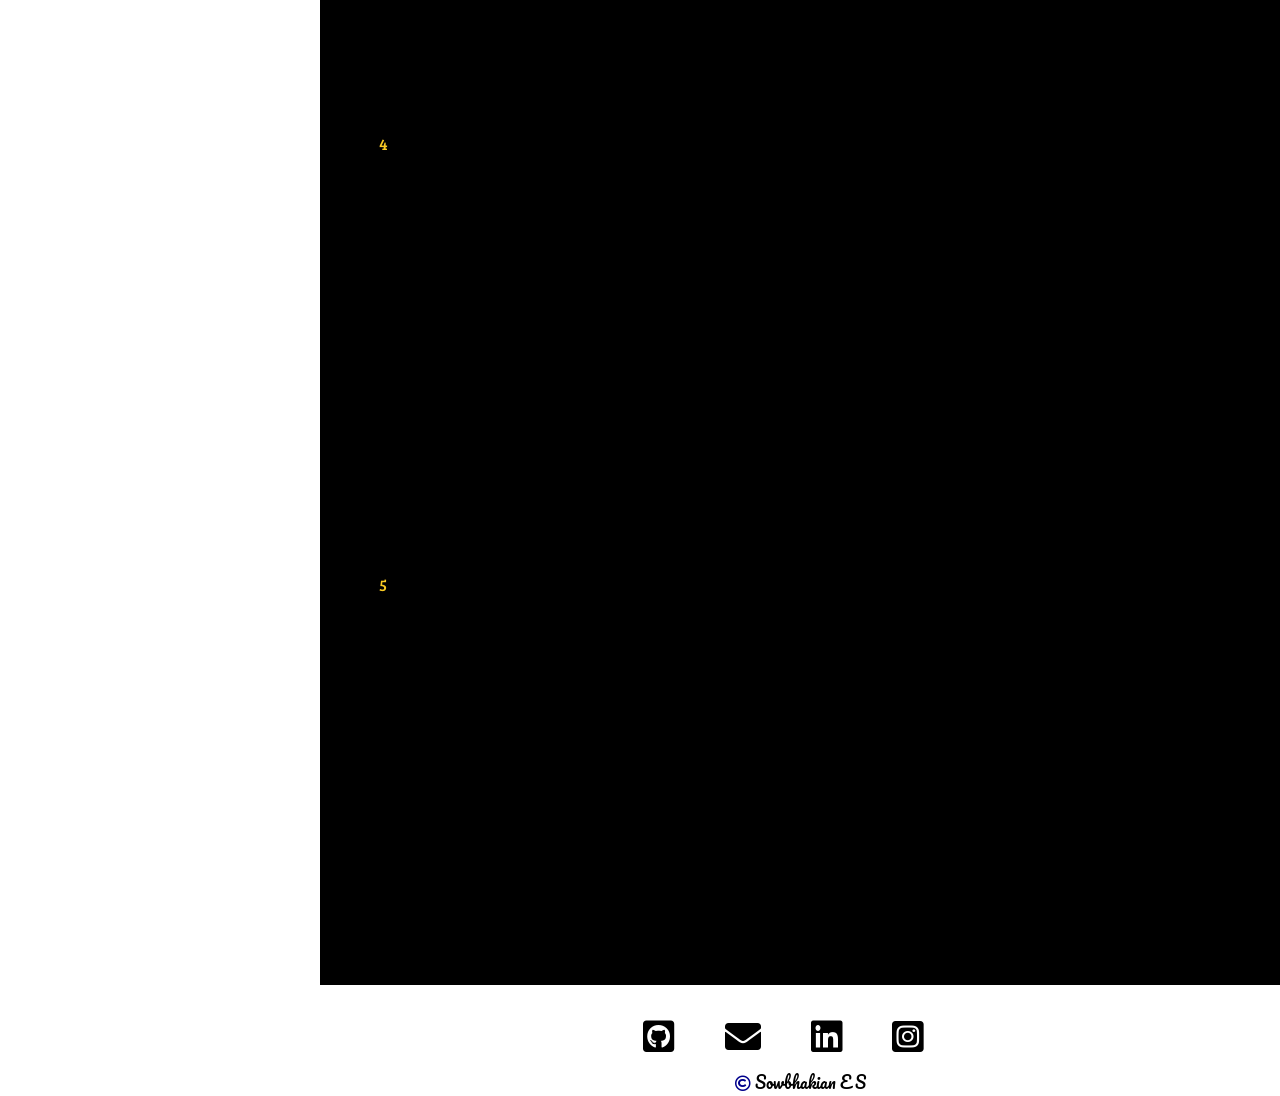
<file: backup-Qualification/index.html>
<!DOCTYPE html>
<html lang="en">

<head>
    <meta charset="UTF-8">
    <meta http-equiv="X-UA-Compatible" content="IE=edge">
    <meta name="viewport" content="width=device-width, initial-scale=1.0">
    <link rel="icon" type="image/jpg" sizes="32x32" href="CV.jpg">
    <title>Sowbhakian CV</title>


    <!-- icons links -->
    <link rel="stylesheet" href="https://cdnjs.cloudflare.com/ajax/libs/font-awesome/5.15.3/css/all.min.css" integrity="sha512-iBBXm8fW90+nuLcSKlbmrPcLa0OT92xO1BIsZ+ywDWZCvqsWgccV3gFoRBv0z+8dLJgyAHIhR35VZc2oM/gI1w==" crossorigin="anonymous" referrerpolicy="no-referrer"
    />

    <!-- google-font -->
    <link rel="preconnect" href="https://fonts.googleapis.com">
    <link rel="preconnect" href="https://fonts.gstatic.com" crossorigin>
    <link href="https://fonts.googleapis.com/css2?family=Bree+Serif&family=Scheherazade+New:wght@700&display=swap" rel="stylesheet">
    <link href="https://fonts.googleapis.com/css2?family=Secular+One&display=swap" rel="stylesheet">
    <link href="https://fonts.googleapis.com/css2?family=Kanit&display=swap" rel="stylesheet">
    <link href="https://fonts.googleapis.com/css2?family=Acme&display=swap" rel="stylesheet">
    <link href="https://fonts.googleapis.com/css2?family=Pacifico&display=swap" rel="stylesheet">
    <link href="https://fonts.googleapis.com/css2?family=Arvo:wght@700&display=swap" rel="stylesheet">

    <!-- google icons -->
    <link rel="stylesheet" href="https://fonts.googleapis.com/icon?family=Material+Icons">

    <!-- bootstrap links -->
    <link rel="stylesheet" href="https://stackpath.bootstrapcdn.com/bootstrap/4.1.3/css/bootstrap.min.css" integrity="sha384-MCw98/SFnGE8fJT3GXwEOngsV7Zt27NXFoaoApmYm81iuXoPkFOJwJ8ERdknLPMO" crossorigin="anonymous">
    <link href="https://cdn.jsdelivr.net/npm/bootstrap@5.0.2/dist/css/bootstrap.min.css" rel="stylesheet" integrity="sha384-EVSTQN3/azprG1Anm3QDgpJLIm9Nao0Yz1ztcQTwFspd3yD65VohhpuuCOmLASjC" crossorigin="anonymous">
    <script src="https://cdn.jsdelivr.net/npm/bootstrap@5.0.2/dist/js/bootstrap.bundle.min.js" integrity="sha384-MrcW6ZMFYlzcLA8Nl+NtUVF0sA7MsXsP1UyJoMp4YLEuNSfAP+JcXn/tWtIaxVXM" crossorigin="anonymous"></script>
    <link rel="stylesheet" href="styles.css">


    <!-- Animation -->
    <link href="https://unpkg.com/aos@2.3.1/dist/aos.css" rel="stylesheet">
    <script src="https://unpkg.com/aos@2.3.1/dist/aos.js"></script>



</head>

<body class="wholeBody">

    <!-- NavBAr -->
    <section>
        <header>
            <div id="NavBarSec" class="whole-header float-left col-lg-3 col-md-3">
                <div class="container">
                    <div class="user">
                        <!-- <img src="me.jpg" alt=""> -->
                        <h3 class="name">Sowbhakian E S</h3>
                        <p>B.E Computer Science, 4rd Year</p>
                        <p>Kongu Engineering College, Erode</p>
                    </div>

                    <nav class="navbar ">
                        <ul class="row">
                            <li class="liClsNavBar col-lg-11 border border-dark"><a class="navbarText" href="#">Home</a></li>
                            <li class="liClsNavBar col-lg-11 border border-dark"><a class="navbarText " href="#about">About</a></li>
                            <li class="liClsNavBar col-lg-11 border border-dark"><a class="navbarText " href="#skills">Skills  </a></li>
                            <li class="liClsNavBar col-lg-11 border border-dark"><a class="navbarText " href="#project">Project</a></li>
                            <li class="liClsNavBar col-lg-11 border border-dark navbarBottom"><a class="navbarText " href="#contact">Contact</a></li>
                        </ul>
                    </nav>
                </div>
            </div>
        </header>
    </section>


    <!-- MenuBar Icon -->
    <div id="Toggler" class="sticky-top upDiv text-right">
        <a href="#title-section">
            <i class="fas fa-2x fa-bars fa-1x text-warning BurgerIcon" type="button" data-toggle="modal" data-target="#signin-Modal"></i>
        </a>
    </div>

    <!-- Context Body -->
    <div class="row container-fluid">

        <!-- Home -->
        <div class="col-lg-3"></div>
        <section class="home col-lg-9" id="home">
            <div class=" text-center mt-5 mb-5" data-aos="zoom-in-up" data-aos-duration="1000">
                <img class="avatar rounded-2 avatar-user imgCls border border-dark border-3" src="sowbi.jpg" width="250" style="height: auto; object-fit: cover;" alt="@sowbhakian">
            </div>

            <div class="homeFullCont">
                <div data-aos="zoom-in-up" data-aos="flip-up" data-aos-duration="1500">
                    <h3 class="text-center">Welcome</h3>
                    <h1 class="homeName text-center">Sowbhakian E S</h1>
                </div>
                <p class="home-para text-left">Software Engineer at Finastra with 3+ years of experience in core banking and FinTech. Specialized in Java, Spring Boot, REST API, SQL, and Backend Development with expertise in Fusion Essence. Proficient across multiple banking modules including CASA, Lending lifecycles, Collateral, and Commitments. Strong problem-solver with proven ability to deliver high-quality solutions under tight deadlines while fostering effective team collaboration.</p>
            </div>
        </section>



        <!-- About -->
        <div class="col-lg-3"></div>
        <section class="col-lg-9" id="about">

            <h1 class="headingTemp AllHeading">About <span>Me</span></h1>
            <div class="pl-5 pr-5">
                <hr class="text-warning border border-1">
            </div>

            <div class="row">

                <div class="col-lg-8" data-aos="fade-up-right" data-aos-duration="1000">
                    <p class="abtInfos abtTop"><span>Name :</span> Sowbhakian E S</p>
                    <p class="abtInfos"><span>Qualification :</span> B.E. in Computer Science & Engineering</p>
                    <p class="abtInfos"><span>Designation :</span> Software Engineer</p>
                    <p class="abtInfos "><span>Hobbies:</span> Photography, Photoshop, Playing Football</p>

                </div>
                <div class="col-lg-4" data-aos="fade-up-left" data-aos-duration="1000">
                    <div class="infoLinksDiv ">
                        <a href="https://github.com/sowbhakian" target="_blank">
                            <div class="rounded-start Abtlinks">
                                GitHub Link
                            </div>
                        </a>
                    </div>
                    <div class="infoLinksDiv ">
                        <a href="https://www.linkedin.com/in/sowbhakian/" target="_blank">
                            <div class="rounded-start Abtlinks">
                                LinkedIn
                            </div>
                        </a>
                    </div>
                    <div class="infoLinksDiv">
                        <a href="mailto:sowbhakian.shansan@gmail.com" target="_blank">
                            <div class="rounded-start Abtlinks ">
                                E - mail
                            </div>
                        </a>
                    </div>
                </div>
                <div class="dowloadCV text-center">
                    <a href="Sowbhakian E S.pdf" download>
                        <button type="button" target="blank" class="btn btn-outline-light btn-block ">View Resume <i class="fas fa-angle-double-right"></i></button>
                    </a>
                </div>
            </div>
        </section>


        <!-- Skills -->
        <div class="col-lg-3"></div>
        <section class="col-lg-9" id="skills">

            <h1 class="headingTemp">

                <h1 class=" text-center AllHeading"> <span class="QuaHead">Qualification and Skills</span></h1>
                <div class="pl-5 pr-5">
                    <hr class="text-dark border border-1">
                </div>

                <div class="row">

                    <!-- School Education - SSLC & HSC Combined -->
                    <div class="col-lg-6 col-md-6 cardWhole mb-3" data-aos="zoom-out-right" data-aos-duration="1000">
                        <div class="card h-100">
                            <div class="cardHeader">School Education
                                <hr>
                            </div>

                            <div class="cardBody">
                                <div class="row">
                                    <!-- SSLC -->
                                    <div class="col-lg-6 col-md-6 border-right pr-3" style="margin-top: 10px; margin-bottom: 25px;">
                                        <h6 class="text-dark mb-2"><strong>SSLC (2017)</strong></h6>
                                        <div class="cardList" style="margin-top: 25px; margin-bottom: 25px;">
                                            <a href="http://srvexcel.org/" target="_blank">
                                                <i class="fas fa-school CardIcons"></i> <span class="cardText"> SRV Excel </span>
                                            </a>
                                        </div>
                                        <div class="cardList">
                                            <i class="fas fa-award CardIcons "></i> <span class="cardText"> 90% </span>
                                        </div>
                                    </div>

                                    <!-- HSC -->
                                    <div class="col-lg-6 col-md-6 pl-3"  style="margin-top: 10px; margin-bottom: 25px;">
                                        <h6 class="text-dark mb-2"><strong>HSC (2019)</strong></h6>
                                        <div class="cardList" style="margin-top: 25px; margin-bottom: 25px;">
                                            <a href="http://srkschool.edu.in/" target="_blank">
                                                <i class="fas fa-school CardIcons"></i> <span class="cardText"> SRK School </span>
                                            </a>
                                        </div>
                                        <div class="cardList">
                                            <i class="fas fa-award CardIcons "></i> <span class="cardText"> 73% </span>
                                        </div>
                                    </div>
                                </div>
                            </div>
                        </div>
                    </div>

                    <!-- College -->
                    <div class="col-lg-6 col-md-6 cardWhole mb-3" data-aos="zoom-out-left" data-aos-duration="1000">
                        <div class="card h-100">

                            <div class="cardHeader"> College Education
                                <hr>
                            </div>

                            <div class="cardBody">
                                <h6 class="text-dark mb-2"><strong>B.E. Computer Science & Engineering (2023)</strong></h6>
                                <div class="cardList">
                                    <a href="https://kongu.ac.in/" target="_blank">
                                        <i class="fas fa-university CardIcons"></i> <span class="cardText"> Kongu Engineering College </span>
                                    </a>
                                </div>

                                <div class="cardList">
                                    <i class="fas fa-award CardIcons"></i> <span class="cardText"> CGPA: 8.54 </span>
                                </div>
                            </div>
                        </div>
                    </div>

                    <!--Technical Skills -->
                    <div class="col-lg-12 col-md-12 cardWhole skillEnd" data-aos="zoom-out-up" data-aos-duration="1000">
                        <div class="card">

                            <div class="cardHeader">
                                Technical Skills
                                <hr>
                            </div>

                            <div class="cardBody">
                                
                                <!-- Tech Stack -->
                                <div class="mb-3">
                                    <h6 class="text-dark mb-2"><i class="fas fa-code"></i> Tech Stack</h6>
                                    <div class="row">
                                        <div class="cardList col-lg-4 col-md-6">
                                            <i class="fab fa-java CardIcons"></i> <span class="cardText">Core Java</span>
                                        </div>
                                        <div class="cardList col-lg-4 col-md-6">
                                            <i class="fas fa-cube CardIcons"></i> <span class="cardText">OOPs</span>
                                        </div>
                                        <div class="cardList col-lg-4 col-md-6">
                                            <i class="fas fa-tasks CardIcons"></i> <span class="cardText">Multithreading</span>
                                        </div>
                                        <div class="cardList col-lg-4 col-md-6">
                                            <i class="fas fa-leaf CardIcons"></i> <span class="cardText">Spring Boot</span>
                                        </div>
                                        <div class="cardList col-lg-4 col-md-6">
                                            <i class="fas fa-database CardIcons"></i> <span class="cardText">Hibernate</span>
                                        </div>
                                        <div class="cardList col-lg-4 col-md-6">
                                            <i class="fas fa-layer-group CardIcons"></i> <span class="cardText">Batch Processing</span>
                                        </div>
                                    </div>
                                </div>

                                <!-- Web Services & APIs -->
                                <div class="mb-3">
                                    <h6 class="text-dark mb-2"><i class="fas fa-network-wired"></i> Web Services & APIs</h6>
                                    <div class="row">
                                        <div class="cardList col-lg-4 col-md-6">
                                            <i class="fas fa-exchange-alt CardIcons"></i> <span class="cardText">RESTful APIs</span>
                                        </div>
                                        <div class="cardList col-lg-4 col-md-6">
                                            <i class="fas fa-soap CardIcons"></i> <span class="cardText">SOAP APIs</span>
                                        </div>
                                        <div class="cardList col-lg-4 col-md-6">
                                            <i class="fas fa-file-code CardIcons"></i> <span class="cardText">JSON / XML</span>
                                        </div>
                                        <div class="cardList col-lg-4 col-md-6">
                                            <i class="fas fa-paper-plane CardIcons"></i> <span class="cardText">Postman</span>
                                        </div>
                                        <div class="cardList col-lg-4 col-md-6">
                                            <i class="fas fa-vial CardIcons"></i> <span class="cardText">SOAP UI</span>
                                        </div>
                                    </div>
                                </div>

                                <!-- Databases -->
                                <div class="mb-3">
                                    <h6 class="text-dark mb-2"><i class="fas fa-database"></i> Databases</h6>
                                    <div class="row">
                                        <div class="cardList col-lg-4 col-md-6">
                                            <i class="fas fa-server CardIcons"></i> <span class="cardText">SQL (Oracle/DB2)</span>
                                        </div>
                                        <div class="cardList col-lg-4 col-md-6">
                                            <i class="fas fa-code-branch CardIcons"></i> <span class="cardText">PL/SQL</span>
                                        </div>
                                        <div class="cardList col-lg-4 col-md-6">
                                            <i class="fas fa-cogs CardIcons"></i> <span class="cardText">Stored Procedures</span>
                                        </div>
                                        <div class="cardList col-lg-4 col-md-6">
                                            <i class="fas fa-bolt CardIcons"></i> <span class="cardText">Triggers</span>
                                        </div>
                                        <div class="cardList col-lg-4 col-md-6">
                                            <i class="fas fa-link CardIcons"></i> <span class="cardText">Joins & DDL</span>
                                        </div>
                                    </div>
                                </div>

                                <!-- Tools & Platforms -->
                                <div class="mb-3">
                                    <h6 class="text-dark mb-2"><i class="fas fa-tools"></i> Tools & Platforms</h6>
                                    <div class="row">
                                        <div class="cardList col-lg-4 col-md-6">
                                            <i class="fab fa-git-alt CardIcons"></i> <span class="cardText">Git / GitHub</span>
                                        </div>
                                        <div class="cardList col-lg-4 col-md-6">
                                            <i class="fas fa-terminal CardIcons"></i> <span class="cardText">Git Bash</span>
                                        </div>
                                        <div class="cardList col-lg-4 col-md-6">
                                            <i class="fas fa-eclipse CardIcons"></i> <span class="cardText">Eclipse</span>
                                        </div>
                                        <div class="cardList col-lg-4 col-md-6">
                                            <i class="fas fa-file-export CardIcons"></i> <span class="cardText">WinSCP</span>
                                        </div>
                                        <div class="cardList col-lg-4 col-md-6">
                                            <i class="fas fa-terminal CardIcons"></i> <span class="cardText">PuTTY</span>
                                        </div>
                                        <div class="cardList col-lg-4 col-md-6">
                                            <i class="fas fa-project-diagram CardIcons"></i> <span class="cardText">Microflow / ETL</span>
                                        </div>
                                    </div>
                                </div>

                                <!-- Domain & Other Skills -->
                                <div class="mb-2">
                                    <h6 class="text-dark mb-2"><i class="fas fa-briefcase"></i> Domain & Other Skills</h6>
                                    <div class="row">
                                        <div class="cardList col-lg-4 col-md-6">
                                            <i class="fas fa-university CardIcons"></i> <span class="cardText">Core Banking System</span>
                                        </div>
                                        <div class="cardList col-lg-4 col-md-6">
                                            <i class="fas fa-cube CardIcons"></i> <span class="cardText">Fusion Essence</span>
                                        </div>
                                        <div class="cardList col-lg-4 col-md-6">
                                            <i class="fas fa-box CardIcons"></i> <span class="cardText">Maven / Gradle</span>
                                        </div>
                                        <div class="cardList col-lg-4 col-md-6">
                                            <i class="fas fa-wallet CardIcons"></i> <span class="cardText">CASA</span>
                                        </div>
                                        <div class="cardList col-lg-4 col-md-6">
                                            <i class="fas fa-hand-holding-usd CardIcons"></i> <span class="cardText">Lending Life Cycle</span>
                                        </div>
                                        <div class="cardList col-lg-4 col-md-6">
                                            <i class="fas fa-mosque CardIcons"></i> <span class="cardText">Islamic Banking</span>
                                        </div>
                                        <div class="cardList col-lg-4 col-md-6">
                                            <i class="fas fa-bezier-curve CardIcons"></i> <span class="cardText">System Integration</span>
                                        </div>
                                        <div class="cardList col-lg-4 col-md-6">
                                            <i class="fas fa-check-circle CardIcons"></i> <span class="cardText">Unit Testing</span>
                                        </div>
                                        <div class="cardList col-lg-4 col-md-6">
                                            <i class="fas fa-sync-alt CardIcons"></i> <span class="cardText">Agile Methodologies</span>
                                        </div>
                                    </div>
                                </div>

                            </div>
                        </div>
                    </div>

                </div>

        </section>


        <!-- Project -->
        <div class="col-lg-3"></div>
        <section class="col-lg-9" id="project">

            <h1 class="headingTemp AllHeading">Projects</h1>
            <div class="pl-5 pr-5">
                <hr class="text-warning border border-1">
            </div>

            <!-- Project-1 -->
            <div class="projectsWhole">
                <p>1</p>
                <div class="border border-light projectHover" data-aos="fade-up" data-aos-anchor-placement="top-center" data-aos-duration="1000">
                    <p>Name : <span> <u> DeployDogs</u></span></p>
                    <p>Type : <span> Frontend</span></p>
                    <p>Description : <span> This web page displays Dog Breeds, Dog Foods, Dog Toys.</span></p>
                    <div class="text-center">
                        <a href="https://sowbhakian.github.io/DeployDogs/" target="_blank">
                            <button type="button" class="btn btn-outline-warning btn-lg ">Website-Link <i class="fas fa-paw"></i></button>
                        </a>
                    </div>
                </div>
            </div>


            <!-- project-2 -->
            <div class="projectsWhole">
                <p>2</p>
                <div class="border border-light projectHover" data-aos="fade-up" data-aos-anchor-placement="top-center" data-aos-duration="1000">
                    <p>Name : <span> <u> SE  Hospital</u></span></p>
                    <p>Type : <span> Frontend</span></p>
                    <p>Description : <span> Website for the patient to check availability for a doctor, Appointment booking, and for book ambulance.</span></p>
                    <div class="text-center">
                        <a href="https://sowbhakian.github.io/Hospital-SE/" target="_blank">
                            <button type="button" class="btn btn-outline-warning btn-lg ">Website-Link <i class="fas fa-hospital-alt"></i></button>
                        </a>
                    </div>
                </div>
            </div>

            <!-- project-3 -->
            <div class="projectsWhole">
                <p>3</p>
                <div class="border border-light projectHover" data-aos="fade-up" data-aos-anchor-placement="top-center" data-aos-duration="1000">
                    <p>Name : <span> <u>Complaint Registration</u></span></p>
                    <p>Type : <span> Frontend</span></p>
                    <p>Description : <span> This web application is very beneficial for the people in the apartment to register the complaint.</span></p>
                    <div class="text-center">
                        <a href="https://sowbhakian.github.io/Complaint-Registration/index.html" target="_blank">
                            <button type="button" class="btn btn-outline-warning btn-lg ">Website-Link <i class="fas fa-city"></i></button>
                        </a>
                    </div>
                </div>
            </div>
            <!-- project-4 -->
            <div class="projectsWhole skillEnd">
                <p>4</p>
                <div class="border border-light projectHover" data-aos="fade-up" data-aos-anchor-placement="top-center" data-aos-duration="1000">
                    <p>Name : <span> <u> Event Show</u></span></p>
                    <p>Type : <span> Full Stack Application</span></p>
                    <p>Description : <span>
                        𝐄𝐯𝐞𝐧𝐭-𝐒𝐡𝐨𝐰 𝐀𝐩𝐩𝐥𝐢𝐜𝐚𝐭𝐢𝐨𝐧 𝐜𝐚𝐧 𝐦𝐚𝐧𝐚𝐠𝐞 𝐭𝐡𝐞 event 𝐡𝐨𝐬𝐭𝐞𝐝 𝐛𝐲 𝐭𝐡𝐞 admin 𝐚𝐧𝐝 𝐒𝐭𝐮𝐝𝐞𝐧𝐭 𝐚𝐬 𝐭𝐡𝐞 user 𝐜𝐚𝐧 𝐚𝐛𝐥𝐞 𝐭𝐨 𝐫𝐞𝐠𝐢𝐬𝐭𝐞𝐫 𝐭𝐡𝐞 𝐞𝐯𝐞𝐧𝐭𝐬 𝐢𝐧 𝐭𝐡𝐞 𝐩𝐚𝐧𝐞𝐥.</span></p>
                    <div class="text-center">
                        <a href="https://eventshow.herokuapp.com/" target="_blank">
                            <button type="button" class="btn btn-outline-warning btn-lg ">Website-Link  <i class="fas fa-calendar-check"></i></button>
                        </a>
                    </div>
                </div>
            </div>

            <!-- project-4 -->
            <!-- skill END  -->
            <div class="projectsWhole skillEnd">
                <p>5</p>
                <div class="border border-light projectHover" data-aos="fade-up" data-aos-anchor-placement="top-center" data-aos-duration="1000">
                    <p>Name : <span> <u> Virtual Voting</u></span></p>
                    <p>Type : <span> Full Stack Application</span></p>
                    <p>Description : <span> This web application is useful for people to vote through on Online medium.</span></p>
                    <div class="text-center">
                        <a href="" target="_blank">
                            <button type="button" class="btn btn-outline-warning btn-lg ">Website-Link <i class="fas fa-vote-yea"></i></button>
                        </a>
                    </div>
                </div>
            </div>

        </section>



        <!-- footer -->
        <div class="col-lg-3"></div>
        <footer class="col-lg-9" id="contact">
            <div class="text-center">

                <h5 class="contact">
                    <a href="https://github.com/sowbhakian" target="_blank">
                        <i class="fab fa-github-square fa-2x contactIcons"></i>
                    </a>
                    <a href="mailto:sowbhakian.shansan@gmail.com" target="_blank">
                        <i class="fas fa-envelope fa-2x contactIcons"></i>
                    </a>
                    <a href="https://www.linkedin.com/in/sowbhakian/" target="_blank">
                        <i class="fab fa-linkedin fa-2x contactIcons"></i>
                    </a>
                    <a href="https://www.instagram.com/_._sowbiphillic_._/" target="_blank">
                        <i class="fab fa-instagram-square fa-2x contactIcons"></i>
                    </a>
                </h5>
                <span class="SowbiName">  <i class="far fa-copyright"></i>  Sowbhakian E S</span>
            </div>
        </footer>
    </div>


    <article>
        <div class="modal fade" id="signin-Modal" tabindex="-1" role="dialog" aria-labelledby="exampleModalLabel" aria-hidden="true">
            <div class="modal-dialog modal-dialog-centered" role="document">
                <div class="modal-content">
                    <!-- Close -->
                    <div class="modal-header border-bottom-0">
                        <button type="button" class="close" data-dismiss="modal" aria-label="Close"><span aria-hidden="true">&times;</span>
                        </button>
                    </div>

                    <!-- Context -->
                    <div class="modal-body">
                        <div class="container wholeModel">
                            <div class="userModel text-center">
                                <h3>Sowbhakian E S</h3>
                                <p>B.E Computer Scienc, 3rd Year</p>
                                <p>Kongu Engineering College, Erode</p>
                            </div>

                            <div class="container ModelItems">
                                <p data-dismiss="modal" aria-label="Close" class="border border-dark navbarTextModel " onclick="jumpto('home')">Home</p>
                            </div>
                            <div class="container ModelItems">
                                <p data-dismiss="modal" aria-label="Close" class="border border-dark navbarTextModel " onclick="jumpto('about')">About</p>
                            </div>
                            <div class="container ModelItems">
                                <p data-dismiss="modal" aria-label="Close" class="border border-dark navbarTextModel " onclick="jumpto('skills')">Skills</p>
                            </div>
                            <div class="container ModelItems">
                                <p data-dismiss="modal" aria-label="Close" class="border border-dark navbarTextModel " onclick="jumpto('project')">Project</p>
                            </div>
                            <div class="container ModelItems">
                                <p data-dismiss="modal" aria-label="Close" class="border border-dark navbarTextModel " onclick="jumpto('contact')">Contact</p>
                            </div>
                        </div>
                    </div>
                </div>
            </div>
    </article>


    <!-- jQuery -->
    <script src='https://code.jquery.com/jquery-3.3.1.slim.min.js'></script>
    <!-- Popper JS -->
    <script src='https://cdnjs.cloudflare.com/ajax/libs/popper.js/1.14.3/umd/popper.min.js'></script>
    <!-- Bootstrap JS -->
    <script src='https://stackpath.bootstrapcdn.com/bootstrap/4.1.3/js/bootstrap.min.js'></script>
    <script>
        AOS.init();

        function jumpto(anchor) {
            window.location.href = "#" + anchor;
        }
    </script>
</body>

</html>
</file>
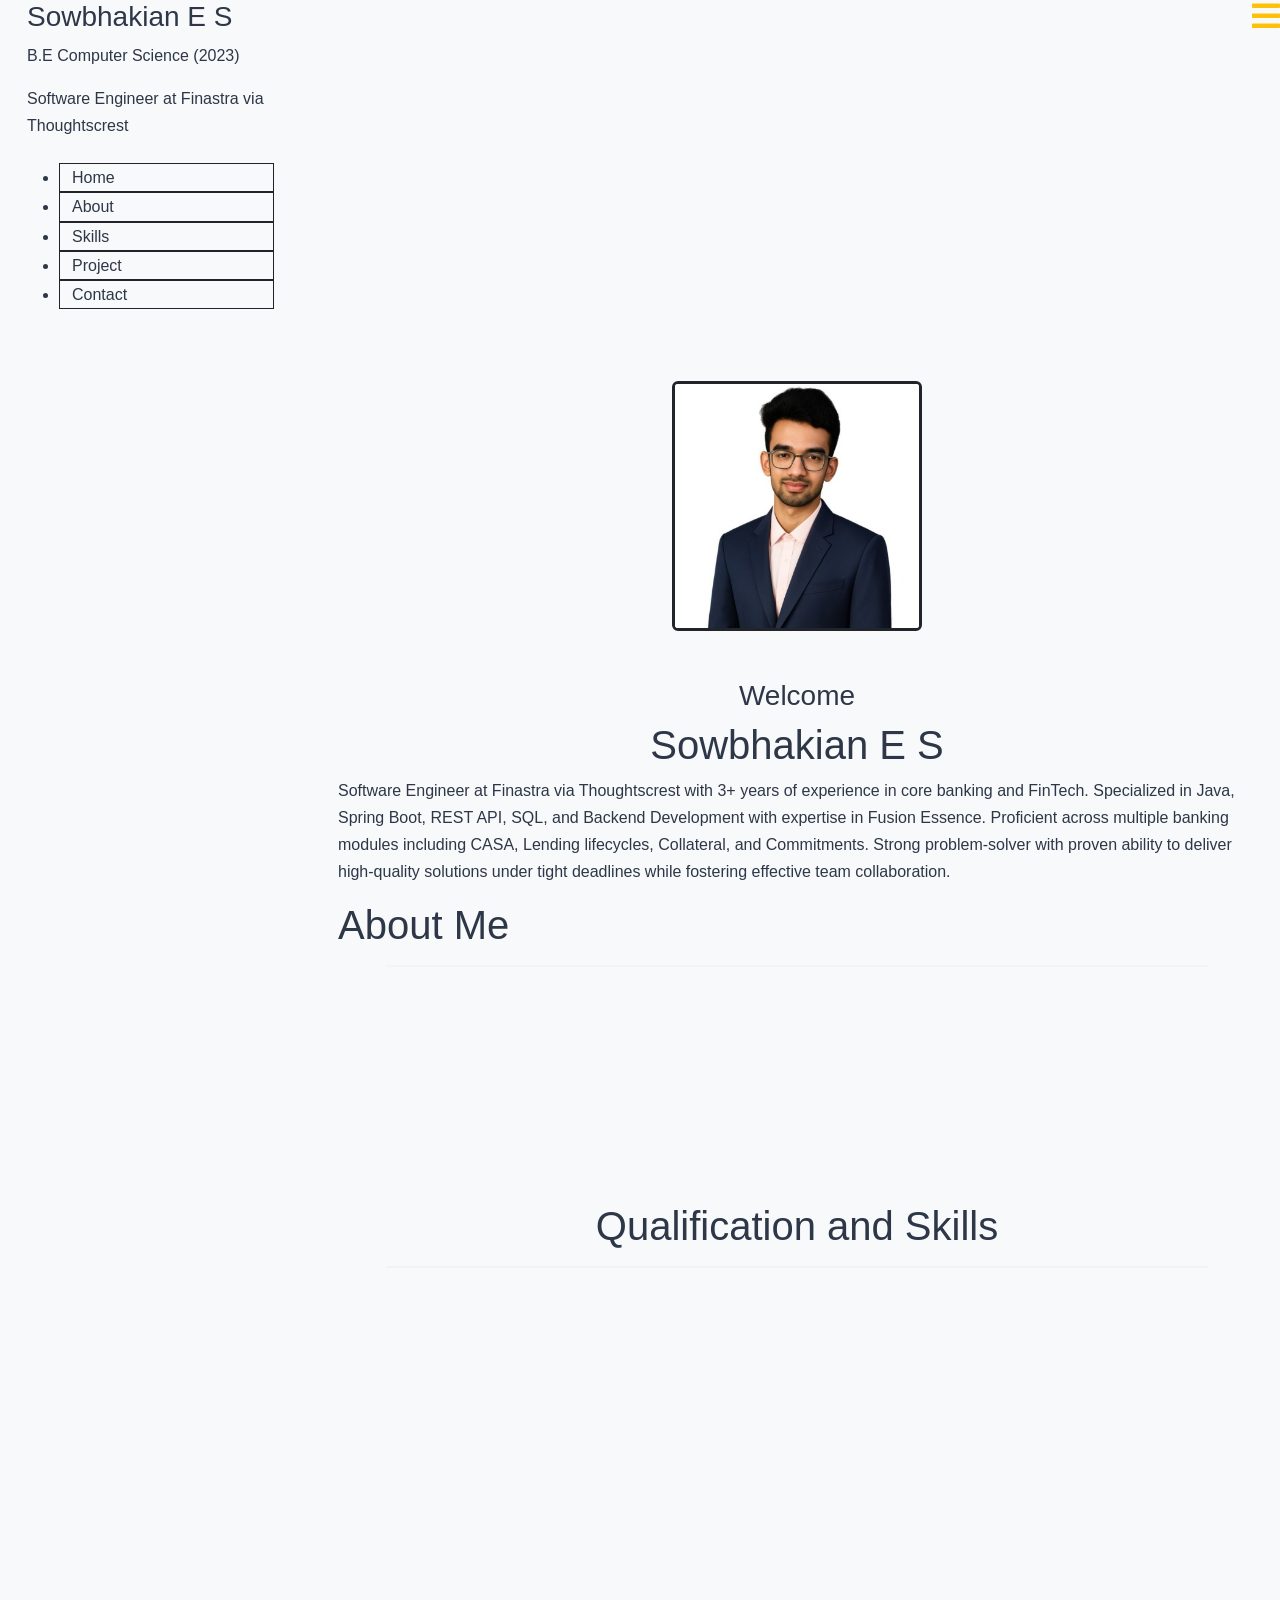
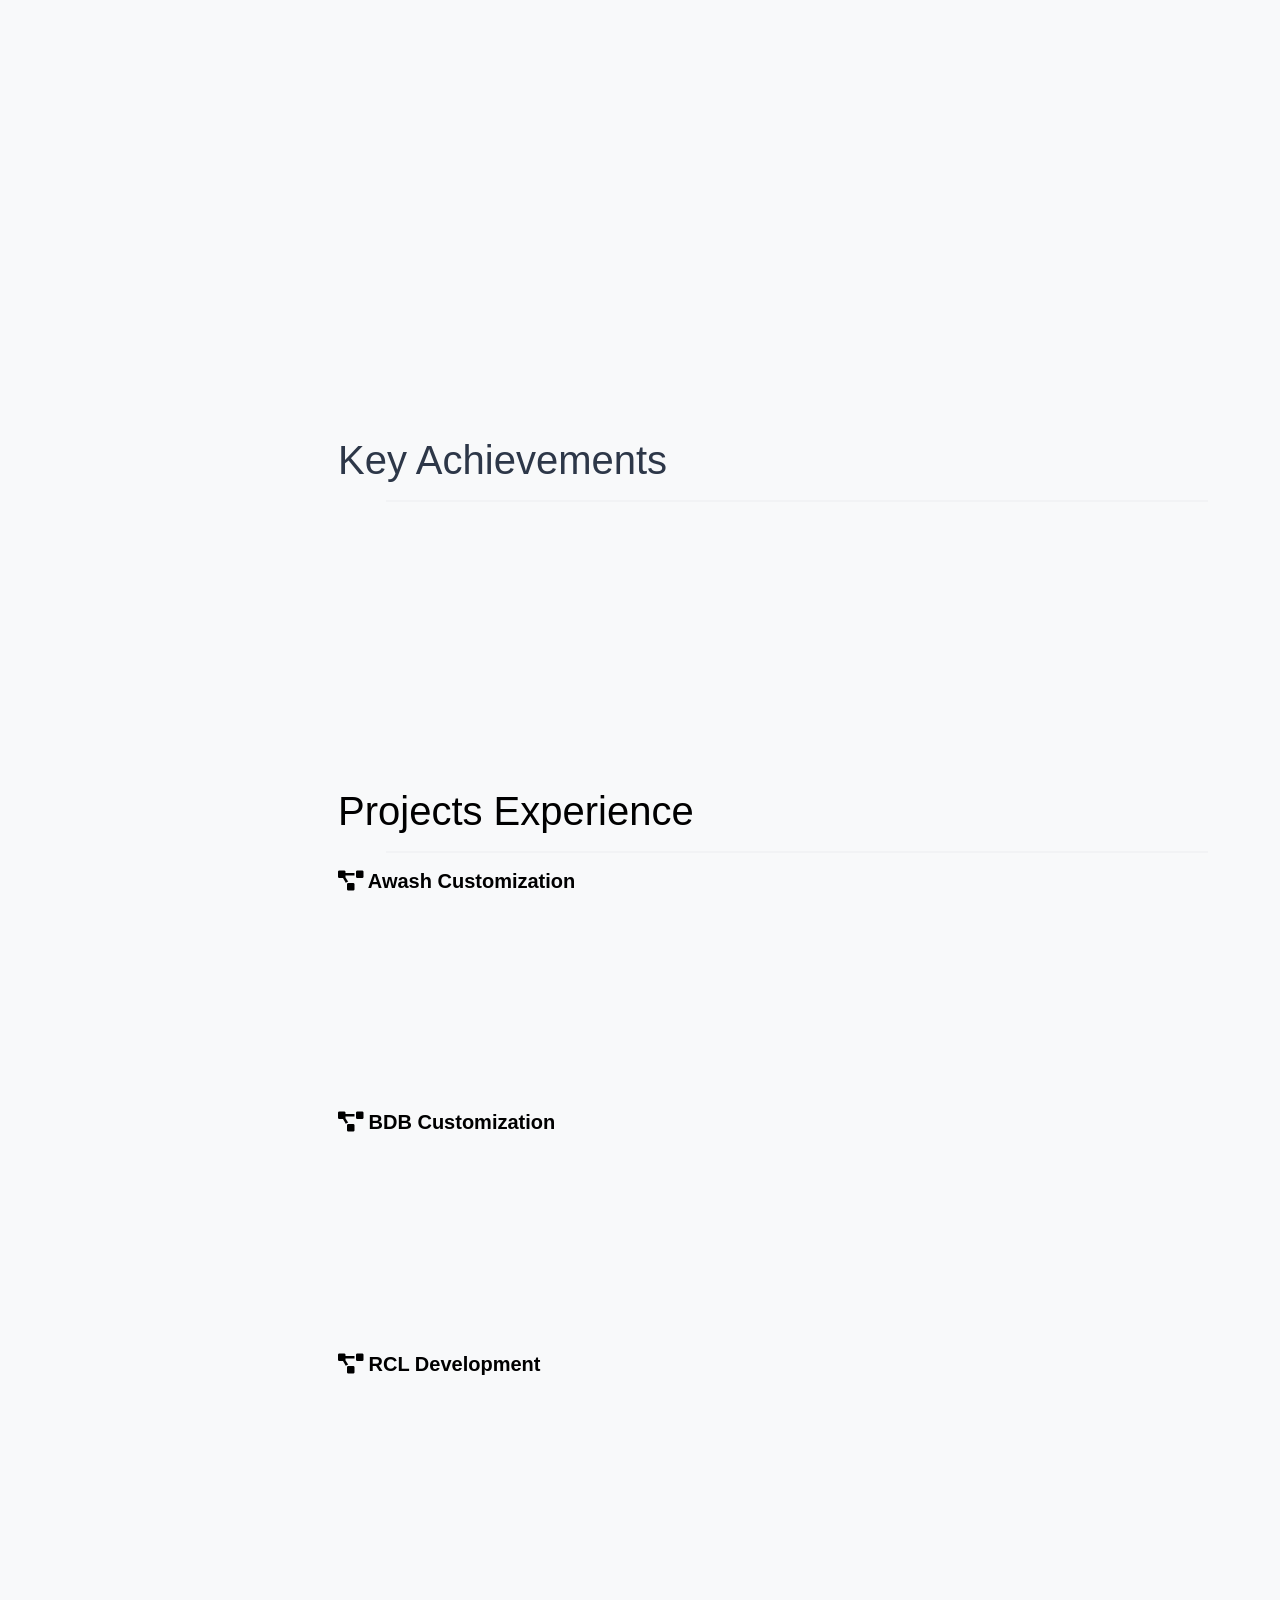
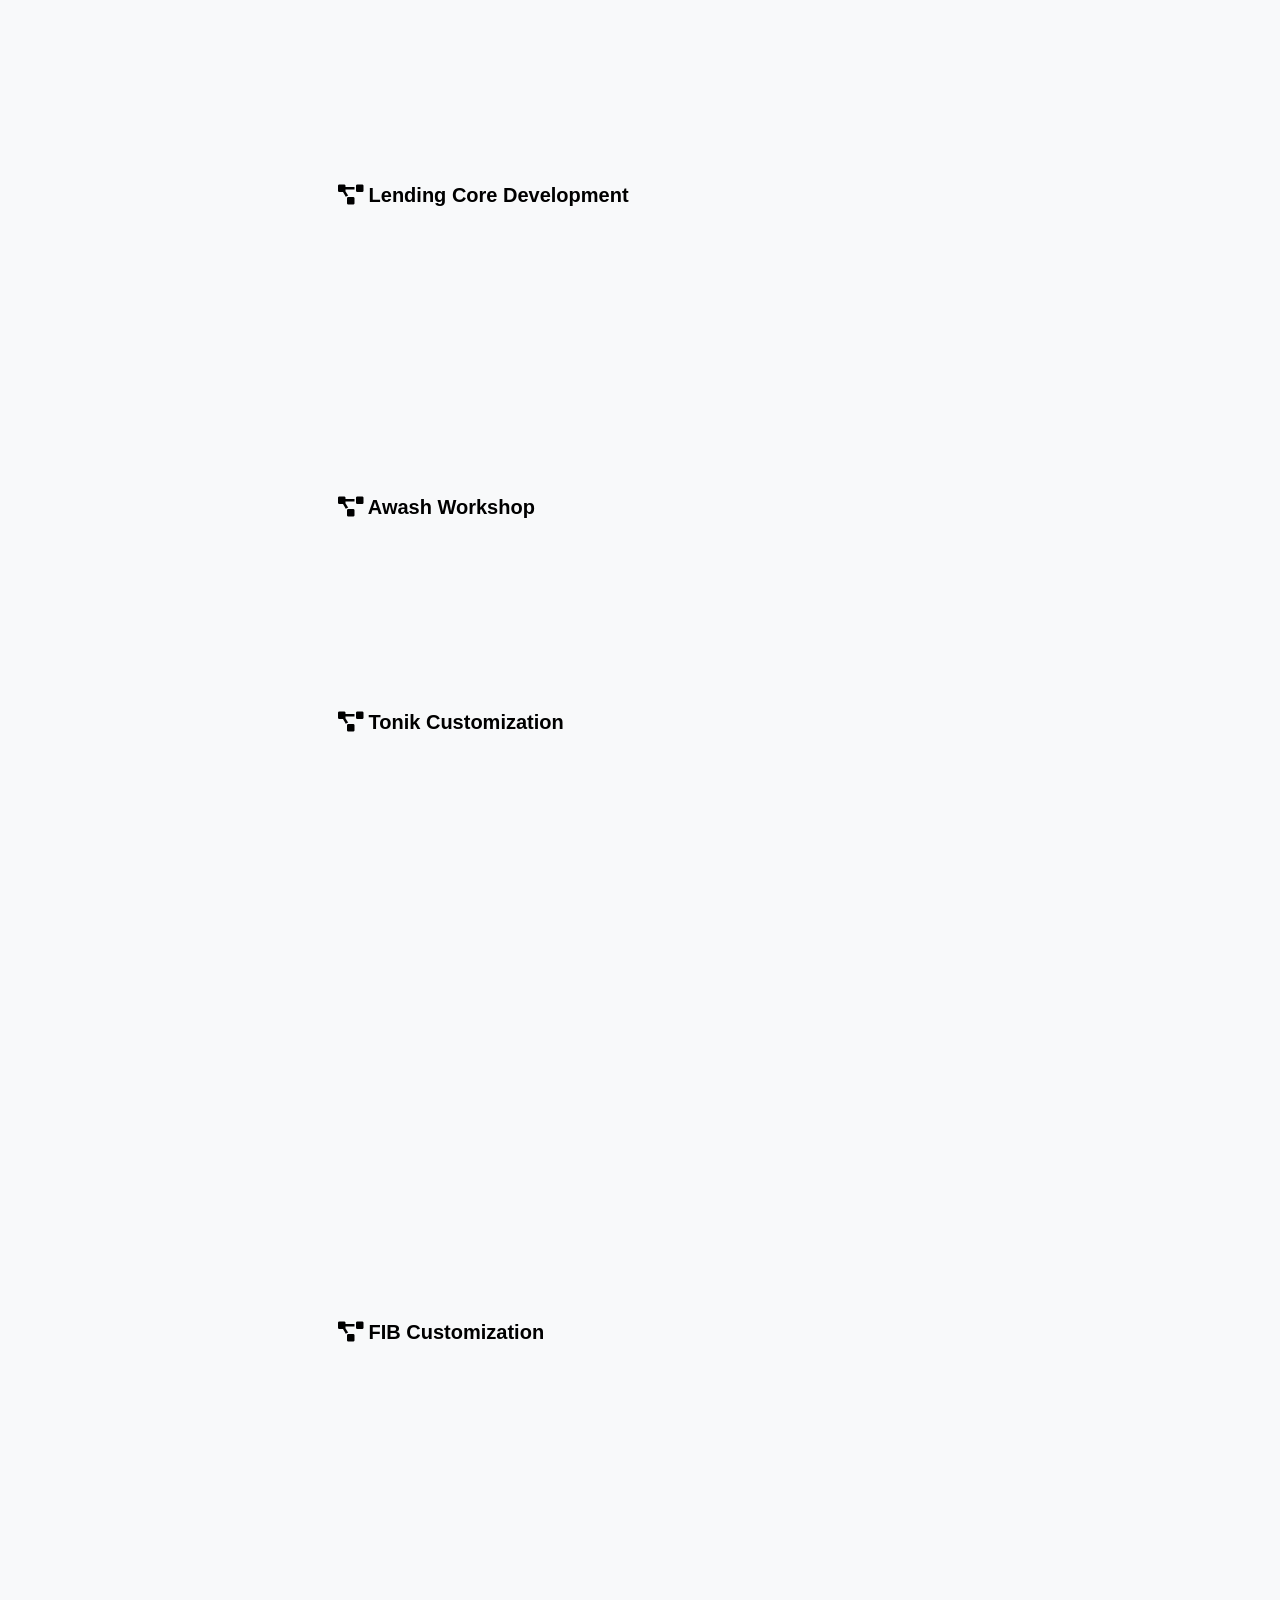
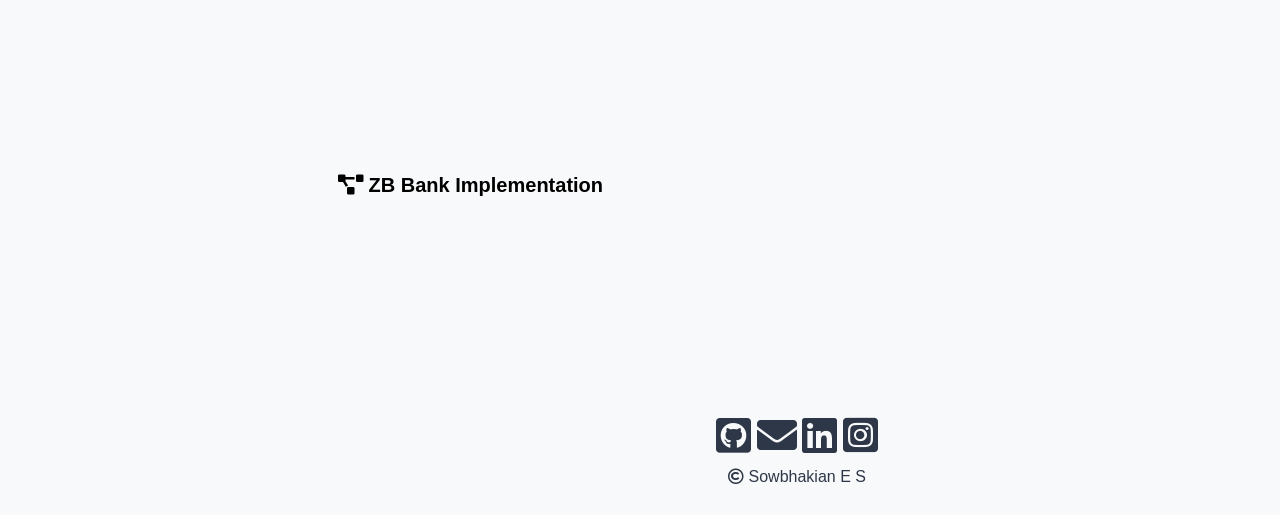
<file: index_backup.html>
<!DOCTYPE html>
<html lang="en">

<head>
    <meta charset="UTF-8">
    <meta http-equiv="X-UA-Compatible" content="IE=edge">
    <meta name="viewport" content="width=device-width, initial-scale=1.0">
    <link rel="icon" type="image/jpg" sizes="32x32" href="CV.jpg">
    <title>Sowbhakian CV</title>


    <!-- icons links -->
    <link rel="stylesheet" href="https://cdnjs.cloudflare.com/ajax/libs/font-awesome/5.15.3/css/all.min.css" integrity="sha512-iBBXm8fW90+nuLcSKlbmrPcLa0OT92xO1BIsZ+ywDWZCvqsWgccV3gFoRBv0z+8dLJgyAHIhR35VZc2oM/gI1w==" crossorigin="anonymous" referrerpolicy="no-referrer"
    />

    <!-- google-font -->
    <link rel="preconnect" href="https://fonts.googleapis.com">
    <link rel="preconnect" href="https://fonts.gstatic.com" crossorigin>
    <link href="https://fonts.googleapis.com/css2?family=Bree+Serif&family=Scheherazade+New:wght@700&display=swap" rel="stylesheet">
    <link href="https://fonts.googleapis.com/css2?family=Secular+One&display=swap" rel="stylesheet">
    <link href="https://fonts.googleapis.com/css2?family=Kanit&display=swap" rel="stylesheet">
    <link href="https://fonts.googleapis.com/css2?family=Acme&display=swap" rel="stylesheet">
    <link href="https://fonts.googleapis.com/css2?family=Pacifico&display=swap" rel="stylesheet">
    <link href="https://fonts.googleapis.com/css2?family=Arvo:wght@700&display=swap" rel="stylesheet">

    <!-- google icons -->
    <link rel="stylesheet" href="https://fonts.googleapis.com/icon?family=Material+Icons">

    <!-- bootstrap links -->
    <link rel="stylesheet" href="https://stackpath.bootstrapcdn.com/bootstrap/4.1.3/css/bootstrap.min.css" integrity="sha384-MCw98/SFnGE8fJT3GXwEOngsV7Zt27NXFoaoApmYm81iuXoPkFOJwJ8ERdknLPMO" crossorigin="anonymous">
    <link href="https://cdn.jsdelivr.net/npm/bootstrap@5.0.2/dist/css/bootstrap.min.css" rel="stylesheet" integrity="sha384-EVSTQN3/azprG1Anm3QDgpJLIm9Nao0Yz1ztcQTwFspd3yD65VohhpuuCOmLASjC" crossorigin="anonymous">
    <script src="https://cdn.jsdelivr.net/npm/bootstrap@5.0.2/dist/js/bootstrap.bundle.min.js" integrity="sha384-MrcW6ZMFYlzcLA8Nl+NtUVF0sA7MsXsP1UyJoMp4YLEuNSfAP+JcXn/tWtIaxVXM" crossorigin="anonymous"></script>
    <link rel="stylesheet" href="styles.css">


    <!-- Animation -->
    <link href="https://unpkg.com/aos@2.3.1/dist/aos.css" rel="stylesheet">
    <script src="https://unpkg.com/aos@2.3.1/dist/aos.js"></script>



</head>

<body class="wholeBody">

    <!-- NavBAr -->
    <section>
        <header>
            <div id="NavBarSec" class="whole-header float-left col-lg-3 col-md-3">
                <div class="container">
                    <div class="user">
                        <!-- <img src="me.jpg" alt=""> -->
                        <h3 class="name">Sowbhakian E S</h3>
                        <p>B.E Computer Science (2023)</p>
                        <p>Software Engineer at Finastra via Thoughtscrest</p>
                    </div>

                    <nav class="navbar ">
                        <ul class="row">
                            <li class="liClsNavBar col-lg-11 border border-dark"><a class="navbarText" href="#">Home</a></li>
                            <li class="liClsNavBar col-lg-11 border border-dark"><a class="navbarText " href="#about">About</a></li>
                            <li class="liClsNavBar col-lg-11 border border-dark"><a class="navbarText " href="#skills">Skills  </a></li>
                            <li class="liClsNavBar col-lg-11 border border-dark"><a class="navbarText " href="#project">Project</a></li>
                            <li class="liClsNavBar col-lg-11 border border-dark navbarBottom"><a class="navbarText " href="#contact">Contact</a></li>
                        </ul>
                    </nav>
                </div>
            </div>
        </header>
    </section>


    <!-- MenuBar Icon -->
    <div id="Toggler" class="sticky-top upDiv text-right">
        <a href="#title-section">
            <i class="fas fa-2x fa-bars fa-1x text-warning BurgerIcon" type="button" data-toggle="modal" data-target="#signin-Modal"></i>
        </a>
    </div>

    <!-- Context Body -->
    <div class="row container-fluid">

        <!-- Home -->
        <div class="col-lg-3"></div>
        <section class="home col-lg-9" id="home">
            <div class=" text-center mt-5 mb-5" data-aos="zoom-in-up" data-aos-duration="1000">
                <img class="avatar rounded-2 avatar-user imgCls border border-dark border-3" src="sowbi.jpg" width="250" style="height: auto; object-fit: cover;" alt="@sowbhakian">
            </div>

            <div class="homeFullCont">
                <div data-aos="zoom-in-up" data-aos="flip-up" data-aos-duration="1500">
                    <h3 class="text-center">Welcome</h3>
                    <h1 class="homeName text-center">Sowbhakian E S</h1>
                </div>
                <p class="home-para text-left">Software Engineer at Finastra via Thoughtscrest with 3+ years of experience in core banking and FinTech. Specialized in Java, Spring Boot, REST API, SQL, and Backend Development with expertise in Fusion Essence. Proficient across multiple banking modules including CASA, Lending lifecycles, Collateral, and Commitments. Strong problem-solver with proven ability to deliver high-quality solutions under tight deadlines while fostering effective team collaboration.</p>
            </div>
        </section>



        <!-- About -->
        <div class="col-lg-3"></div>
        <section class="col-lg-9" id="about">

            <h1 class="headingTemp AllHeading">About <span>Me</span></h1>
            <div class="pl-5 pr-5">
                <hr class="text-warning border border-1">
            </div>

            <div class="row">

                <div class="col-lg-8" data-aos="fade-up-right" data-aos-duration="1000">
                    <p class="abtInfos abtTop"><span>Name :</span> Sowbhakian E S</p>
                    <p class="abtInfos"><span>Qualification :</span> B.E. in Computer Science & Engineering</p>
                    <p class="abtInfos"><span>Designation :</span> Software Engineer</p>
                    <p class="abtInfos "><span>Interests:</span> Open Source Contributions, Problem Solving, Continuous Learning</p>

                </div>
                <div class="col-lg-4" data-aos="fade-up-left" data-aos-duration="1000">
                    <div class="infoLinksDiv ">
                        <a href="https://github.com/sowbhakian" target="_blank">
                            <div class="rounded-start Abtlinks">
                                GitHub Link
                            </div>
                        </a>
                    </div>
                    <div class="infoLinksDiv ">
                        <a href="https://www.linkedin.com/in/sowbhakian/" target="_blank">
                            <div class="rounded-start Abtlinks">
                                LinkedIn
                            </div>
                        </a>
                    </div>
                    <div class="infoLinksDiv">
                        <a href="mailto:sowbhakian.shansan@gmail.com" target="_blank">
                            <div class="rounded-start Abtlinks ">
                                E - mail
                            </div>
                        </a>
                    </div>
                </div>
                <div class="dowloadCV text-center">
                    <a href="Sowbhakian E S.pdf" download>
                        <button type="button" target="blank" class="btn btn-outline-light btn-block ">View Resume <i class="fas fa-angle-double-right"></i></button>
                    </a>
                </div>
            </div>
        </section>


        <!-- Skills -->
        <div class="col-lg-3"></div>
        <section class="col-lg-9" id="skills">

            <h1 class="headingTemp">

                <h1 class=" text-center AllHeading"> <span class="QuaHead">Qualification and Skills</span></h1>
                <div class="pl-5 pr-5">
                    <hr class="text-dark border border-1">
                </div>

                <div class="row">

                    <!-- School Education - SSLC & HSC Combined -->
                    <div class="col-lg-6 col-md-6 cardWhole mb-3" data-aos="zoom-out-right" data-aos-duration="1000">
                        <div class="card h-100">
                            <div class="cardHeader">School Education
                                <hr>
                            </div>

                            <div class="cardBody">
                                <div class="row">
                                    <!-- SSLC -->
                                    <div class="col-lg-6 col-md-6 border-right pr-3" style="margin-top: 10px; margin-bottom: 25px;">
                                        <h6 class="text-dark mb-2"><strong>SSLC (2017)</strong></h6>
                                        <div class="cardList" style="margin-top: 25px; margin-bottom: 25px;">
                                            <a href="http://srvexcel.org/" target="_blank">
                                                <i class="fas fa-school CardIcons"></i> <span class="cardText"> SRV Excel </span>
                                            </a>
                                        </div>
                                        <div class="cardList">
                                            <i class="fas fa-award CardIcons "></i> <span class="cardText"> 90% </span>
                                        </div>
                                    </div>

                                    <!-- HSC -->
                                    <div class="col-lg-6 col-md-6 pl-3"  style="margin-top: 10px; margin-bottom: 25px;">
                                        <h6 class="text-dark mb-2"><strong>HSC (2019)</strong></h6>
                                        <div class="cardList" style="margin-top: 25px; margin-bottom: 25px;">
                                            <a href="http://srkschool.edu.in/" target="_blank">
                                                <i class="fas fa-school CardIcons"></i> <span class="cardText"> SRK School </span>
                                            </a>
                                        </div>
                                        <div class="cardList">
                                            <i class="fas fa-award CardIcons "></i> <span class="cardText"> 73% </span>
                                        </div>
                                    </div>
                                </div>
                            </div>
                        </div>
                    </div>

                    <!-- College -->
                    <div class="col-lg-6 col-md-6 cardWhole mb-3" data-aos="zoom-out-left" data-aos-duration="1000">
                        <div class="card h-100">

                            <div class="cardHeader"> College Education
                                <hr>
                            </div>

                            <div class="cardBody">
                                <h6 class="text-dark mb-2"><strong>B.E. Computer Science & Engineering (2023)</strong></h6>
                                <div class="cardList">
                                    <a href="https://kongu.ac.in/" target="_blank">
                                        <i class="fas fa-university CardIcons"></i> <span class="cardText"> Kongu Engineering College </span>
                                    </a>
                                </div>

                                <div class="cardList">
                                    <i class="fas fa-award CardIcons"></i> <span class="cardText"> CGPA: 8.54 with Distinction </span>
                                </div>
                            </div>
                        </div>
                    </div>

                    <!--Technical Skills -->
                    <div class="col-lg-12 col-md-12 cardWhole skillEnd" data-aos="zoom-out-up" data-aos-duration="1000">
                        <div class="card">

                            <div class="cardHeader">
                                Technical Skills
                                <hr>
                            </div>

                            <div class="cardBody ">
                                 <div class="row">  
                                    <!-- Tech Stack -->
                                    <div class="mb-3 col-lg-4 col-md-4 " style="margin-top: 20px;">
                                        <h6 class="text-dark mb-2"><strong><i class="fas fa-code"></i> Tech Stack</strong></h6>
                                        <div class="row">
                                            <div class="cardList col-lg-12 col-md-12" style="margin-top: 0px; margin-bottom: 0px;">
                                                <i class="fab fa-java CardIcons"></i> <span class="cardText">Core Java</span>
                                            </div>
                                            <div class="cardList col-lg-12 col-md-12" style="margin-top: 0px; margin-bottom: 0px;">
                                                <i class="fas fa-cube CardIcons"></i> <span class="cardText">OOPs</span>
                                            </div>
                                            <div class="cardList col-lg-12 col-md-12" style="margin-top: 0px; margin-bottom: 0px;">
                                                <i class="fas fa-tasks CardIcons"></i> <span class="cardText">Multithreading</span>
                                            </div>
                                            <div class="cardList col-lg-12 col-md-12" style="margin-top: 0px; margin-bottom: 0px;">
                                                <i class="fas fa-leaf CardIcons"></i> <span class="cardText">Spring Boot</span>
                                            </div>
                                            <div class="cardList col-lg-12 col-md-12" style="margin-top: 0px; margin-bottom: 0px;">
                                                <i class="fas fa-database CardIcons"></i> <span class="cardText">Hibernate</span>
                                            </div>
                                            <div class="cardList col-lg-12 col-md-12" style="margin-top: 0px; margin-bottom: 0px;">
                                                <i class="fas fa-layer-group CardIcons"></i> <span class="cardText">Batch Processing</span>
                                            </div>
                                        </div>
                                    </div>
                                    
                                    <!-- Web Services & APIs -->
                                    <div class="mb-3 col-lg-4 col-md-4 " style="margin-top: 20px;">
                                        <h6 class="text-dark mb-2"><strong><i class="fas fa-network-wired"></i> Web Services & APIs</strong></h6>
                                        <div class="row">
                                            <div class="cardList col-lg-12 col-md-12" style="margin-top: 0px; margin-bottom: 0px;">
                                                <i class="fas fa-exchange-alt CardIcons"></i> <span class="cardText">RESTful APIs</span>
                                            </div>
                                            <div class="cardList col-lg-12 col-md-12" style="margin-top: 0px; margin-bottom: 0px;">
                                                <i class="fas fa-soap CardIcons"></i> <span class="cardText">SOAP APIs</span>
                                            </div>
                                            <div class="cardList col-lg-12 col-md-12" style="margin-top: 0px; margin-bottom: 0px;">
                                                <i class="fas fa-file-code CardIcons"></i> <span class="cardText">JSON / XML</span>
                                            </div>
                                            <div class="cardList col-lg-12 col-md-12" style="margin-top: 0px; margin-bottom: 0px;">
                                                <i class="fas fa-paper-plane CardIcons"></i> <span class="cardText">Postman</span>
                                            </div>
                                            <div class="cardList col-lg-12 col-md-12" style="margin-top: 0px; margin-bottom: 0px;">
                                                <i class="fas fa-vial CardIcons"></i> <span class="cardText">SOAP UI</span>
                                            </div>
                                            <div class="cardList col-lg-12 col-md-12" style="margin-top: 0px; margin-bottom: 0px;">
                                                <i class="fas fa-book CardIcons"></i> <span class="cardText">Swagger</span>
                                            </div>
                                        </div>
                                    </div>

                                    <!-- Databases -->
                                    <div class="mb-3 col-lg-4 col-md-4 "  style="margin-top: 20px;">
                                        <h6 class="text-dark mb-2"><strong><i class="fas fa-database"></i> Databases</strong></h6>
                                        <div class="row">
                                            <div class="cardList col-lg-12 col-md-12" style="margin-top: 0px; margin-bottom: 0px;">
                                                <i class="fas fa-server CardIcons"></i> <span class="cardText">SQL (Oracle/DB2)</span>
                                            </div>
                                            <div class="cardList col-lg-12 col-md-12" style="margin-top: 0px; margin-bottom: 0px;">
                                                <i class="fas fa-code-branch CardIcons"></i> <span class="cardText">PL/SQL</span>
                                            </div>
                                            <div class="cardList col-lg-12 col-md-12" style="margin-top: 0px; margin-bottom: 0px;">
                                                <i class="fas fa-cogs CardIcons"></i> <span class="cardText">Stored Procedures</span>
                                            </div>
                                            <div class="cardList col-lg-12 col-md-12" style="margin-top: 0px; margin-bottom: 0px;">
                                                <i class="fas fa-bolt CardIcons"></i> <span class="cardText">Triggers</span>
                                            </div>
                                            <div class="cardList col-lg-12 col-md-12" style="margin-top: 0px; margin-bottom: 0px;">
                                                <i class="fas fa-link CardIcons"></i> <span class="cardText">Joins & DDL</span>
                                            </div>
                                        </div>
                                    </div>

                                    <!-- Tools & Platforms -->
                                    <div class="mb-3 col-lg-4 col-md-4" style="margin-top: 20px;">
                                        <h6 class="text-dark mb-2"><strong><i class="fas fa-tools"></i> Tools & Platforms</strong></h6>
                                        <div class="row">
                                            <div class="cardList col-lg-12 col-md-12" style="margin-top: 0px; margin-bottom: 0px;">
                                                <i class="fab fa-git-alt CardIcons"></i> <span class="cardText">Git / GitHub</span>
                                            </div>
                                            <div class="cardList col-lg-12 col-md-12" style="margin-top: 0px; margin-bottom: 0px;">
                                                <i class="fas fa-terminal CardIcons"></i> <span class="cardText">Git Bash</span>
                                            </div>
                                            <div class="cardList col-lg-12 col-md-12" style="margin-top: 0px; margin-bottom: 0px;">
                                                <i class="fas fa-laptop-code CardIcons"></i> <span class="cardText">Eclipse</span>
                                            </div>
                                            <div class="cardList col-lg-12 col-md-12" style="margin-top: 0px; margin-bottom: 0px;">
                                                <i class="fas fa-file-export CardIcons"></i> <span class="cardText">WinSCP</span>
                                            </div>
                                            <div class="cardList col-lg-12 col-md-12" style="margin-top: 0px; margin-bottom: 0px;">
                                                <i class="fas fa-terminal CardIcons"></i> <span class="cardText">PuTTY</span>
                                            </div>
                                            <div class="cardList col-lg-12 col-md-12" style="margin-top: 0px; margin-bottom: 0px;">
                                                <i class="fas fa-project-diagram CardIcons"></i> <span class="cardText">Microflow / ETL</span>
                                            </div>
                                        </div>
                                    </div>

                                    <!-- Domain & Other Skills -->
                                    <div class="mb-2 col-lg-8 col-md-8"  style="margin-top: 20px;">
                                        
                                        <h6 class="text-dark mb-2"><strong><i class="fas fa-briefcase"></i> Domain & Other Skills</strong></h6>
                                        <div class="row">
                                            <div class="cardList col-lg-6 col-md-6" style="margin-top: 0px; margin-bottom: 0px;">
                                                <i class="fas fa-university CardIcons"></i> <span class="cardText">Core Banking System</span>
                                            </div>
                                            <div class="cardList col-lg-6 col-md-6" style="margin-top: 0px; margin-bottom: 0px;">
                                                <i class="fas fa-cube CardIcons"></i> <span class="cardText">Fusion Essence</span>
                                            </div>
                                            <div class="cardList col-lg-6 col-md-6" style="margin-top: 0px; margin-bottom: 0px;">
                                                <i class="fas fa-box CardIcons"></i> <span class="cardText">Maven / Gradle</span>
                                            </div>
                                            <div class="cardList col-lg-6 col-md-6" style="margin-top: 0px; margin-bottom: 0px;">
                                                <i class="fas fa-wallet CardIcons"></i> <span class="cardText">CASA</span>
                                            </div>
                                            <div class="cardList col-lg-6 col-md-6" style="margin-top: 0px; margin-bottom: 0px;">
                                                <i class="fas fa-hand-holding-usd CardIcons"></i> <span class="cardText">Lending Life Cycle</span>
                                            </div>
                                            <div class="cardList col-lg-6 col-md-6" style="margin-top: 0px; margin-bottom: 0px;">
                                                <i class="fas fa-mosque CardIcons"></i> <span class="cardText">Islamic Banking</span>
                                            </div>
                                            <div class="cardList col-lg-6 col-md-6" style="margin-top: 0px; margin-bottom: 0px;">
                                                <i class="fas fa-bezier-curve CardIcons"></i> <span class="cardText">System Integration</span>
                                            </div>
                                            <div class="cardList col-lg-6 col-md-6" style="margin-top: 0px; margin-bottom: 0px;">
                                                <i class="fas fa-check-circle CardIcons"></i> <span class="cardText">Unit Testing</span>
                                            </div>
                                            <div class="cardList col-lg-6 col-md-6" style="margin-top: 0px; margin-bottom: 0px;">
                                                <i class="fas fa-sync-alt CardIcons"></i> <span class="cardText">Agile Methodologies</span>
                                            </div>
                                        </div>
                                    </div>

                                </div>
                            </div>

                        </div>
                    </div>

                </div>

        </section>


        <!-- Key Achievements -->
        <div class="col-lg-3"></div>
        <section class="col-lg-9" id="achievements">

            <h1 class="headingTemp AllHeading">Key <span>Achievements</span></h1>
            <div class="pl-5 pr-5">
                <hr class="text-warning border border-1">
            </div>

            <div class="row">
                <div class="col-lg-12" data-aos="fade-up" data-aos-duration="1000">
                    <p class="abtInfos abtTop" style="margin-top: 40px; margin-bottom: 40px;"><i class="fas fa-check-circle text-white" ></i> Led multiple onsite technical workshops and hands-on training sessions for bank IT teams during Fusion Essence implementation, enabling faster system adoption and reducing post–go-live support dependency.</p>
                    <p class="abtInfos" style="margin-top: 40px; margin-bottom: 80px;"><i class="fas fa-check-circle text-white"></i> Collaborated onsite in Zimbabwe for four months to implement the Fusion Essence Core Banking System for ZB Bank, providing end-to-end go-live and post–go-live support.</p>
                </div>
            </div>
        </section>


        <!-- Project -->
        <div class="col-lg-3"></div>
        <section class="col-lg-9" id="project">

            <h1 class="headingTemp AllHeading" style="color: black;">Projects Experience</h1>
            <div class="pl-5 pr-5">
                <hr class="text-dark border border-1">
            </div>

            <!-- Project-1 -->
            <div class="projectsWhole">
                <h5 style="color: #000000;"><strong><i class="fas fa-project-diagram"></i> Awash Customization</strong></h5>
                <div class="border border-dark projectHover" data-aos="fade-up" data-aos-anchor-placement="top-center" data-aos-duration="1000">
                    <div class="row mt-3">
                        <div class="col-lg-6">
                            <p><strong style="color: #000000;">Client :</strong> Awash International Bank</p>
                        </div>
                    </div>
                    <p class="mt-2"><strong style="color: #000000;">Roles & Responsibilities :</strong></p>
                    <p style="text-align: justify;">Enhanced existing customization (Green Pin Mapping) by introducing a new notification type as a dropdown in the customized screen to support the CRED operation. Additionally, updated the Extract batch to accommodate the newly added dropdown and ensure its inclusion in the extracts.</p>
                </div>
            </div>

            <!-- Project-2 -->
            <div class="projectsWhole">
                <h5 style="color: #000000;"><strong><i class="fas fa-project-diagram"></i> BDB Customization</strong></h5>
                <div class="border border-dark projectHover" data-aos="fade-up" data-aos-anchor-placement="top-center" data-aos-duration="1000">
                    <div class="row mt-3">
                        <div class="col-lg-6">
                            <p><strong style="color: #000000;">Client :</strong> Banco do Brasil</p>
                        </div>
                    </div>
                    <p class="mt-2"><strong style="color: #000000;">Roles & Responsibilities :</strong></p>
                    <p style="text-align: justify;">The client requested a custom trigger to capture a record of party details that have been amended or updated in the UDF fields. To fulfill this requirement, developed a custom trigger on the ABC table. The custom trigger specifically identifies party-related rows and transfers the relevant records to the XYZ table.</p>
                </div>
            </div>

            <!-- Project-3 -->
            <div class="projectsWhole">
                <h5 style="color: #000000;"><strong><i class="fas fa-project-diagram"></i> RCL Development</strong></h5>
                <div class="border border-dark projectHover" data-aos="fade-up" data-aos-anchor-placement="top-center" data-aos-duration="1000">
                    <div class="row mt-3">
                        <div class="col-lg-6">
                            <p><strong style="color: #000000;">Client :</strong> UB Core Team</p>
                        </div>
                    </div>
                    <p class="mt-2"><strong style="color: #000000;">Roles & Responsibilities :</strong></p>
                    <p style="text-align: justify;">TCL introduced a new module called Revolving Credit Limit (RCL) in version 5.5X. My contributions to this module include:</p>
                    <p style="text-align: justify;">Developed an API to update billing details.</p>
                    <p style="text-align: justify;">Created JavaScript for the loan variation screen to dynamically enable or disable fields based on requirements.</p>
                    <p style="text-align: justify;">Developed and implemented a new feature called the "Charge Accrual Feature".</p>
                    <p style="text-align: justify;">Modified the charge collection process to transition from a real-time collection to an accrual-based process only for the RCL product. This was achieved in the CBS Online and Event charges.</p>
                    <p style="text-align: justify;">Updated the "Account Closure" process flow to ensure support for the RCL product.</p>
                </div>
            </div>

            <!-- Project-4 -->
            <div class="projectsWhole">
                <h5 style="color: #000000;"><strong><i class="fas fa-project-diagram"></i> Lending Core Development</strong></h5>
                <div class="border border-dark projectHover" data-aos="fade-up" data-aos-anchor-placement="top-center" data-aos-duration="1000">
                    <div class="row mt-3">
                        <div class="col-lg-6">
                            <p><strong style="color: #000000;">Client :</strong> UB Lending Core Team</p>
                        </div>
                    </div>
                    <p class="mt-2"><strong style="color: #000000;">Roles & Responsibilities :</strong></p>
                    <p style="text-align: justify;">The client requested the addition of a new charge basis, as the "Loan Repayment Amount," in the UB Charges module. The scheduled charges are to be calculated based on the repayment amount during the direct loan establishment and amendment processes.</p>
                    <p style="text-align: justify;">The client requested a new feature to waive a certain amount as a subsidy. In response, developed a new configuration as "Repayment Adjustment Details" in the loan amendment screen and updated the process flow to support CRED operations.</p>
                </div>
            </div>

            <!-- Project-5 -->
            <div class="projectsWhole">
                <h5 style="color: #000000;"><strong><i class="fas fa-project-diagram"></i> Awash Workshop</strong></h5>
                <div class="border border-dark projectHover" data-aos="fade-up" data-aos-anchor-placement="top-center" data-aos-duration="1000">
                    <div class="row mt-3">
                        <div class="col-lg-6">
                            <p><strong style="color: #000000;">Client :</strong> Awash International Bank</p>
                        </div>
                    </div>
                    <p class="mt-2"><strong style="color: #000000;">Roles & Responsibilities :</strong></p>
                    <p style="text-align: justify;">Conducted an in-depth workshop and training session on the Workbench, focusing on the development of new menu processes, batch processes, and exploring the range of features available in Fusion Essence to meet client expectations.</p>
                </div>
            </div>

            <!-- Project-6 -->
            <div class="projectsWhole">
                <h5 style="color: #000000;"><strong><i class="fas fa-project-diagram"></i> Tonik Customization</strong></h5>
                <div class="border border-dark projectHover" data-aos="fade-up" data-aos-anchor-placement="top-center" data-aos-duration="1000">
                    <div class="row mt-3">
                        <div class="col-lg-6">
                            <p><strong style="color: #000000;">Client :</strong> Tonik Bank</p>
                        </div>
                    </div>
                    <p class="mt-2"><strong style="color: #000000;">Roles & Responsibilities :</strong></p>
                    <p style="text-align: justify;">The client requested the implementation of a feature to calculate a new EIR (Effective Interest Rate) and MIR (Monthly Interest Rate) for newly established loans, generate a revised schedule with updated interest and amortization amounts, and facilitate the transfer of the amortization amount from the suspense account to the P&L account through a batch process. The following processes were developed to fulfill this requirement:</p>
                    <p style="text-align: justify;"><strong style="color: #000000;">Charges Amortization Configuration:</strong> A configuration process created to enable charges amortization for loan subproducts.</p>
                    <p style="text-align: justify;"><strong style="color: #000000;">EIR/MIR Calculation Process:</strong> A batch process designed to generate a new schedule, along with the EIR and MIR, for newly established loans.</p>
                    <p style="text-align: justify;"><strong style="color: #000000;">EIR/MIR Recalculation Process:</strong> A batch process to recalculate EIR and MIR for loans that have availed the holiday repayment.</p>
                    <p style="text-align: justify;"><strong style="color: #000000;">Charge Amortization Process:</strong> A batch process was developed to amortize the amortization amount from the suspense account to the P&L account.</p>
                    <p style="text-align: justify;"><strong style="color: #000000;">EIR/MIR Enquiry Process:</strong> A user-friendly process for enquiring the newly generated schedule, EIR, and MIR has been developed.</p>
                    <p style="text-align: justify;"><strong style="color: #000000;">EIR/MIR Enquiry API:</strong> An API developed to fetch details of the newly generated schedule, EIR, and MIR.</p>
                </div>
            </div>

            <!-- Project-7 -->
            <div class="projectsWhole">
                <h5 style="color: #000000;"><strong><i class="fas fa-project-diagram"></i> FIB Customization</strong></h5>
                <div class="border border-dark projectHover" data-aos="fade-up" data-aos-anchor-placement="top-center" data-aos-duration="1000">
                    <div class="row mt-3">
                        <div class="col-lg-6">
                            <p><strong style="color: #000000;">Client :</strong> FIB Frankfurt International Bank</p>
                        </div>
                    </div>
                    <p class="mt-2"><strong style="color: #000000;">Roles & Responsibilities :</strong></p>
                    <p style="text-align: justify;">Developed three customizations, detailed as follows:</p>
                    <p style="text-align: justify;"><strong style="color: #000000;">Party ID Generation:</strong> The bank requested the generation of Party IDs in a specific format. This was achieved using the core ID generator, with additional manipulation of the Party ID on the core screen via JavaScript. Additionally, a wrapped API was developed to handle the Party ID customization.</p>
                    <p style="text-align: justify;"><strong style="color: #000000;">KFW Refinance:</strong> A custom batch process was developed to perform rate changes based on the client's requirements. This batch process automatically reverts to the previous rate after the first interest application date.</p>
                    <p style="text-align: justify;"><strong style="color: #000000;">KYT:</strong> A new custom adapter has been developed in essence to accommodate the third-party API to validate whether the transaction is compliant or non-compliant, based on the response the custom adapter will reject or approve the transaction in FPM.</p>
                </div>
            </div>

            <!-- Project-8 -->
            <div class="projectsWhole">
                <h5 style="color: #000000;"><strong><i class="fas fa-project-diagram"></i> ZB Bank Implementation</strong></h5>
                <div class="border border-dark projectHover" data-aos="fade-up" data-aos-anchor-placement="top-center" data-aos-duration="1000">
                    <div class="row mt-3">
                        <div class="col-lg-6">
                            <p><strong style="color: #000000;">Client :</strong> ZB Bank</p>
                        </div>
                    </div>
                    <p class="mt-2"><strong style="color: #000000;">Roles & Responsibilities :</strong></p>
                    <p style="text-align: justify;">To implement the product, identified and addressed gaps between existing business activities and product functionality. Ensured seamless integration with other systems, customized the system to meet the client's specific needs, and provided support to resolve issues encountered during various testing cycles and the product's go-live phase.</p>
                </div>
            </div>



        </section>



        <!-- footer -->
        <div class="col-lg-3"></div>
        <footer class="col-lg-9" id="contact">
            <div class="text-center">

                <h5 class="contact">
                    <a href="https://github.com/sowbhakian" target="_blank">
                        <i class="fab fa-github-square fa-2x contactIcons"></i>
                    </a>
                    <a href="mailto:sowbhakian.shansan@gmail.com" target="_blank">
                        <i class="fas fa-envelope fa-2x contactIcons"></i>
                    </a>
                    <a href="https://www.linkedin.com/in/sowbhakian/" target="_blank">
                        <i class="fab fa-linkedin fa-2x contactIcons"></i>
                    </a>
                    <a href="https://www.instagram.com/_._sowbiphillic_._/" target="_blank">
                        <i class="fab fa-instagram-square fa-2x contactIcons"></i>
                    </a>
                </h5>
                <span class="SowbiName">  <i class="far fa-copyright"></i>  Sowbhakian E S</span>
            </div>
        </footer>
    </div>


    <article>
        <div class="modal fade" id="signin-Modal" tabindex="-1" role="dialog" aria-labelledby="exampleModalLabel" aria-hidden="true">
            <div class="modal-dialog modal-dialog-centered" role="document">
                <div class="modal-content">
                    <!-- Close -->
                    <div class="modal-header border-bottom-0">
                        <button type="button" class="close" data-dismiss="modal" aria-label="Close"><span aria-hidden="true">&times;</span>
                        </button>
                    </div>

                    <!-- Context -->
                    <div class="modal-body">
                        <div class="container wholeModel">
                            <div class="userModel text-center">
                                <h3>Sowbhakian E S</h3>
                                <p>B.E Computer Scienc, 3rd Year</p>
                                <p>Kongu Engineering College, Erode</p>
                            </div>

                            <div class="container ModelItems">
                                <p data-dismiss="modal" aria-label="Close" class="border border-dark navbarTextModel " onclick="jumpto('home')">Home</p>
                            </div>
                            <div class="container ModelItems">
                                <p data-dismiss="modal" aria-label="Close" class="border border-dark navbarTextModel " onclick="jumpto('about')">About</p>
                            </div>
                            <div class="container ModelItems">
                                <p data-dismiss="modal" aria-label="Close" class="border border-dark navbarTextModel " onclick="jumpto('skills')">Skills</p>
                            </div>
                            <div class="container ModelItems">
                                <p data-dismiss="modal" aria-label="Close" class="border border-dark navbarTextModel " onclick="jumpto('project')">Project</p>
                            </div>
                            <div class="container ModelItems">
                                <p data-dismiss="modal" aria-label="Close" class="border border-dark navbarTextModel " onclick="jumpto('contact')">Contact</p>
                            </div>
                        </div>
                    </div>
                </div>
            </div>
    </article>


    <!-- jQuery -->
    <script src='https://code.jquery.com/jquery-3.3.1.slim.min.js'></script>
    <!-- Popper JS -->
    <script src='https://cdnjs.cloudflare.com/ajax/libs/popper.js/1.14.3/umd/popper.min.js'></script>
    <!-- Bootstrap JS -->
    <script src='https://stackpath.bootstrapcdn.com/bootstrap/4.1.3/js/bootstrap.min.js'></script>
    <script>
        AOS.init();

        function jumpto(anchor) {
            window.location.href = "#" + anchor;
        }
    </script>
</body>

</html>
</file>
<file: styles.css>
﻿/* ====================================
   GLOBAL STYLES
   ==================================== */
*,
*::before,
*::after {
    margin: 0;
    padding: 0;
    box-sizing: border-box;
}

html {
    scroll-behavior: smooth;
}

body {
    font-family: 'Inter', -apple-system, BlinkMacSystemFont, sans-serif;
    line-height: 1.7;
    color: #2d3748;
    background: #f8f9fa;
    -webkit-font-smoothing: antialiased;
    -moz-osx-font-smoothing: grayscale;
    text-rendering: optimizeLegibility;
    overflow-x: hidden;
}

a {
    text-decoration: none;
    color: inherit;
    transition: color 0.3s ease;
}

img {
    max-width: 100%;
}

.row {
    margin-left: 0;
    margin-right: 0;
}

/* ====================================
   SIDEBAR
   ==================================== */
.sidebar {
    position: fixed;
    top: 0;
    left: 0;
    width: 280px;
    height: 100vh;
    background: linear-gradient(180deg, #0a0a2e 0%, #000268 50%, #003087 100%);
    z-index: 1050;
    display: flex;
    flex-direction: column;
    overflow-y: auto;
}

.sidebar-inner {
    display: flex;
    flex-direction: column;
    height: 100%;
    padding: 2rem 1.2rem;
}

.sidebar-profile {
    text-align: center;
    margin-bottom: 2rem;
    padding-bottom: 1.5rem;
    border-bottom: 1px solid rgba(255, 255, 255, 0.1);
}

.sidebar-avatar {
    width: 110px;
    height: 110px;
    margin: 0 auto 1rem;
    border-radius: 50%;
    overflow: hidden;
    border: 3px solid #f9ca24;
    box-shadow: 0 0 20px rgba(249, 202, 36, 0.25);
}

.sidebar-avatar img {
    width: 100%;
    height: 100%;
    object-fit: cover;
}

.sidebar-name {
    font-family: 'Playfair Display', serif;
    color: #fff;
    font-size: 1.3rem;
    margin-bottom: 0.3rem;
}

.sidebar-role {
    color: #f9ca24;
    font-size: 0.85rem;
    font-weight: 500;
    margin-bottom: 0.15rem;
}

.sidebar-company {
    color: rgba(255, 255, 255, 0.5);
    font-size: 0.75rem;
}

.sidebar-nav {
    flex: 1;
    display: flex;
    flex-direction: column;
    gap: 0.4rem;
}

.sidebar-link {
    display: flex;
    align-items: center;
    gap: 0.8rem;
    padding: 0.65rem 1rem;
    border-radius: 8px;
    color: rgba(255, 255, 255, 0.7);
    font-size: 0.9rem;
    font-weight: 500;
    transition: all 0.3s ease;
}

.sidebar-link:hover {
    color: #fff;
    background: rgba(255, 255, 255, 0.08);
}

.sidebar-link.active {
    color: #0a0a2e;
    background: #f9ca24;
    font-weight: 600;
}

.sidebar-link i {
    width: 20px;
    text-align: center;
    font-size: 0.95rem;
}

.sidebar-social {
    display: flex;
    justify-content: center;
    gap: 1.2rem;
    padding-top: 1.5rem;
    border-top: 1px solid rgba(255, 255, 255, 0.1);
    margin-top: auto;
}

.sidebar-social a {
    color: rgba(255, 255, 255, 0.5);
    font-size: 1.1rem;
    transition: all 0.3s ease;
}

.sidebar-social a:hover {
    color: #f9ca24;
    transform: translateY(-2px);
}

/* ====================================
   MOBILE NAV
   ==================================== */
.mobile-toggle {
    display: none;
    position: fixed;
    top: 1.5rem;
    right: 1.5rem;
    z-index: 9999;
    background: #0a0a2e;
    color: #f9ca24;
    border: none;
    border-radius: 8px;
    width: 50px;
    height: 50px;
    font-size: 1.3rem;
    cursor: pointer;
    box-shadow: 0 4px 15px rgba(0, 0, 0, 0.4);
    transition: all 0.3s ease;
}

.mobile-toggle:hover {
    background: #000268;
    transform: scale(1.05);
    box-shadow: 0 6px 20px rgba(249, 202, 36, 0.3);
}

.mobile-toggle:active {
    transform: scale(0.95);
}

.mobile-nav-body {
    background: #0a0a2e;
    display: flex;
    flex-direction: column;
    gap: 0.3rem;
    padding: 1rem;
}

.mobile-link {
    display: flex;
    align-items: center;
    gap: 0.8rem;
    padding: 0.8rem 1rem;
    border-radius: 8px;
    color: rgba(255, 255, 255, 0.8);
    font-size: 1rem;
    font-weight: 500;
    transition: background 0.3s;
}

.mobile-link:hover {
    color: #f9ca24;
    background: rgba(255, 255, 255, 0.08);
}

/* ====================================
   MAIN CONTENT
   ==================================== */
.main-content {
    margin-left: 280px;
    overflow-x: hidden;
}

/* ====================================
   HERO SECTION
   ==================================== */
.hero-section {
    min-height: 100vh;
    display: flex;
    align-items: center;
    justify-content: center;
    background: linear-gradient(135deg, #0a0a2e 0%, #000268 40%, #003087 100%);
    position: relative;
    overflow: hidden;
    padding: 4rem 2rem;
}

.hero-section::before {
    content: '';
    position: absolute;
    top: -50%;
    right: -30%;
    width: 700px;
    height: 700px;
    border-radius: 50%;
    background: radial-gradient(circle, rgba(249, 202, 36, 0.08) 0%, transparent 70%);
    pointer-events: none;
}

.hero-section::after {
    content: '';
    position: absolute;
    bottom: -40%;
    left: -20%;
    width: 500px;
    height: 500px;
    border-radius: 50%;
    background: radial-gradient(circle, rgba(0, 48, 135, 0.3) 0%, transparent 70%);
    pointer-events: none;
}

.hero-inner {
    text-align: center;
    max-width: 700px;
    width: 100%;
    position: relative;
    z-index: 1;
    padding: 0 1rem;
    box-sizing: border-box;
}

.hero-greeting {
    color: rgba(255, 255, 255, 0.6);
    font-size: 1rem;
    text-transform: uppercase;
    letter-spacing: 3px;
    margin-bottom: 0.5rem;
}

.hero-tagline {
    display: flex;
    align-items: center;
    justify-content: center;
    gap: 0.6rem;
    flex-wrap: wrap;
    color: rgba(255, 255, 255, 0.85);
    font-size: 1.05rem;
    margin-bottom: 1.5rem;
}

.tagline-icon {
    color: #f9ca24;
    font-size: 1.2rem;
}

.tagline-divider {
    color: rgba(255, 255, 255, 0.3);
}

.hero-summary {
    color: rgba(255, 255, 255, 0.7);
    font-size: 0.92rem;
    line-height: 1.9;
    margin-bottom: 2rem;
    max-width: 640px;
    margin-left: auto;
    margin-right: auto;
}

.hero-cta {
    display: flex;
    gap: 1rem;
    justify-content: center;
    flex-wrap: wrap;
}

.btn-primary-custom {
    display: inline-flex;
    align-items: center;
    gap: 0.5rem;
    padding: 0.75rem 1.8rem;
    background: #f9ca24;
    color: #0a0a2e;
    font-weight: 600;
    border-radius: 8px;
    transition: all 0.3s ease;
    font-size: 0.9rem;
}

.btn-primary-custom:hover {
    background: #e0b420;
    color: #0a0a2e;
    transform: translateY(-2px);
    box-shadow: 0 6px 20px rgba(249, 202, 36, 0.35);
}

.btn-outline-custom {
    display: inline-flex;
    align-items: center;
    gap: 0.5rem;
    padding: 0.75rem 1.8rem;
    border: 2px solid rgba(255, 255, 255, 0.3);
    color: #fff;
    font-weight: 600;
    border-radius: 8px;
    transition: all 0.3s ease;
    font-size: 0.9rem;
}

.btn-outline-custom:hover {
    border-color: #f9ca24;
    color: #f9ca24;
    transform: translateY(-2px);
}

/* ====================================
   HERO ANIMATION — Premium / Linear-style
   ==================================== */

/* Stage container */
.hero-stage {
    display: flex;
    flex-direction: column;
    align-items: center;
    text-align: center;
    max-width: 760px;
    width: 100%;
    position: relative;
    z-index: 1;
}

/* ── Animation track ── */
.hero-anim-track {
    position: relative;
    display: flex;
    align-items: center;
    justify-content: center;
    width: 100%;
    height: 160px;
    margin-bottom: 2rem;
}

/* Photo */
.hero-photo {
    position: absolute;
    left: 50%;
    width: 130px;
    height: 130px;
    border-radius: 50%;
    overflow: hidden;
    border: 3px solid rgba(249, 202, 36, 0.5);
    box-shadow: 0 0 0 1px rgba(249, 202, 36, 0.08),
                0 8px 40px rgba(0, 0, 0, 0.25);
    transform: translateX(-55vw);
    animation: photoGlide 4s 0.3s cubic-bezier(0.25, 0.46, 0.45, 0.94) forwards;
    z-index: 3;
}

.hero-photo img {
    width: 100%;
    height: 100%;
    object-fit: cover;
    display: block;
}

/* Guideline */
.hero-guideline {
    position: absolute;
    left: calc(50% + 70px);
    top: 50%;
    height: 1px;
    width: 60vw;
    transform: translateY(-50%);
    background: linear-gradient(90deg, rgba(249, 202, 36, 0.35), rgba(249, 202, 36, 0.08) 60%, transparent);
    z-index: 2;
    animation: guideGlide 4s 0.3s cubic-bezier(0.25, 0.46, 0.45, 0.94) forwards,
               guideRetract 0.8s 4.5s cubic-bezier(0.4, 0, 0.2, 1) forwards;
}

/* Cyclist */
.hero-cyclist {
    position: absolute;
    left: -60px;
    width: 120px;
    height: auto;
    z-index: 1;
    opacity: 0.85;
    animation: cyclistRide 4s 0.3s cubic-bezier(0.25, 0.46, 0.45, 0.94) forwards,
               cyclistFade 1.2s 4.8s cubic-bezier(0.4, 0, 0.2, 1) forwards;
}

/* ── Text ── */
.hero-text-group {
    margin-bottom: 1.8rem;
}

.hero-text {
    opacity: 0;
    transform: translateY(16px);
}

.hero-text-greeting {
    color: rgba(255, 255, 255, 0.5);
    font-size: 0.9rem;
    font-weight: 300;
    text-transform: uppercase;
    letter-spacing: 5px;
    margin-bottom: 0.5rem;
    animation: textUp 0.7s 4.6s cubic-bezier(0.25, 0.46, 0.45, 0.94) forwards;
}

.hero-text-name {
    font-family: 'Playfair Display', serif;
    color: #fff;
    font-size: 3.4rem;
    font-weight: 700;
    margin: 0 0 0.4rem;
    letter-spacing: -0.5px;
    animation: textUp 0.7s 5.0s cubic-bezier(0.25, 0.46, 0.45, 0.94) forwards;
}

.hero-text-subtitle {
    display: inline-flex;
    align-items: center;
    gap: 0.8rem;
    color: rgba(249, 202, 36, 0.85);
    font-size: 0.95rem;
    font-weight: 400;
    letter-spacing: 2px;
    text-transform: uppercase;
    margin: 0;
    animation: textUp 0.7s 5.4s cubic-bezier(0.25, 0.46, 0.45, 0.94) forwards;
}

.hero-text-subtitle::before,
.hero-text-subtitle::after {
    content: '';
    display: inline-block;
    width: 32px;
    height: 1px;
    background: linear-gradient(90deg, transparent, rgba(249, 202, 36, 0.5));
}

.hero-text-subtitle::after {
    background: linear-gradient(90deg, rgba(249, 202, 36, 0.5), transparent);
}

/* ── Content reveal ── */
.hero-content-reveal {
    opacity: 0;
    transform: translateY(20px);
    animation: textUp 0.9s 6.0s cubic-bezier(0.25, 0.46, 0.45, 0.94) forwards;
}

/* ── KEYFRAMES ── */

/* Photo glides from left to center */
@keyframes photoGlide {
    0%   { transform: translateX(-55vw); }
    100% { transform: translateX(-50%); }
}

/* Guideline tracks with cyclist → photo */
@keyframes guideGlide {
    0%   { width: 60vw; opacity: 1; }
    100% { width: 0; opacity: 1; }
}

/* Guideline retracts / fades */
@keyframes guideRetract {
    0%   { opacity: 1; }
    100% { opacity: 0; }
}

/* Cyclist rides from off-left to right-of-center */
@keyframes cyclistRide {
    0%   { left: -60px; }
    100% { left: calc(50% + 80px); }
}

/* Cyclist fades out gracefully */
@keyframes cyclistFade {
    0%   { opacity: 0.85; transform: scale(1); }
    100% { opacity: 0; transform: scale(0.92); }
}

/* Clean text reveal — no bounce, no scale */
@keyframes textUp {
    0%   { opacity: 0; transform: translateY(16px); }
    100% { opacity: 1; transform: translateY(0); }
}

/* ====================================
   SECTIONS
   ==================================== */
.section {
    padding: 5rem 2rem;
}

.section-container {
    max-width: 1000px;
    margin: 0 auto;
    width: 100%;
    box-sizing: border-box;
}

.section-dark {
    background: #0f1724;
    color: #e2e8f0;
}

.section-light {
    background: #fff;
    color: #2d3748;
}

.section-title {
    font-family: 'Playfair Display', serif;
    font-size: 2.2rem;
    color: #fff;
    text-align: center;
    margin-bottom: 0.5rem;
}

.section-title-dark {
    color: #1a202c;
}

.title-accent {
    color: #f9ca24;
}

.title-accent-dark {
    color: #003087;
}

.title-underline {
    width: 60px;
    height: 3px;
    background: #f9ca24;
    margin: 0 auto 3rem;
    border-radius: 3px;
}

.title-underline-dark {
    background: #003087;
}

/* ====================================
   ABOUT
   ==================================== */
.about-grid {
    display: grid;
    grid-template-columns: 1fr;
    gap: 2.5rem;
}

.about-info {
    display: flex;
    flex-direction: column;
    gap: 0.6rem;
}

.about-item {
    display: flex;
    gap: 1rem;
    padding: 0.9rem 1.4rem;
    background: rgba(255, 255, 255, 0.04);
    border-radius: 8px;
    border-left: 3px solid #f9ca24;
    transition: background 0.2s ease;
}

.about-item:hover {
    background: rgba(255, 255, 255, 0.06);
}

.about-label {
    font-weight: 600;
    color: #f9ca24;
    min-width: 130px;
    font-size: 0.88rem;
    letter-spacing: 0.3px;
}

.about-value {
    color: rgba(255, 255, 255, 0.85);
    font-size: 0.9rem;
}

.about-links {
    display: flex;
    gap: 1rem;
    flex-wrap: wrap;
}

.about-link-card {
    display: inline-flex;
    align-items: center;
    gap: 0.5rem;
    padding: 0.6rem 1.4rem;
    background: rgba(255, 255, 255, 0.06);
    border: 1px solid rgba(255, 255, 255, 0.1);
    border-radius: 8px;
    color: rgba(255, 255, 255, 0.8);
    font-size: 0.9rem;
    font-weight: 500;
    transition: all 0.3s ease;
}

.about-link-card:hover {
    background: #f9ca24;
    color: #0a0a2e;
    border-color: #f9ca24;
    transform: translateY(-2px);
}

/* ====================================
   EDUCATION
   ==================================== */
.education-row {
    display: grid;
    grid-template-columns: 1fr 1fr;
    gap: 1.5rem;
    margin-bottom: 3rem;
}

.edu-card {
    background: #fff;
    border-radius: 10px;
    overflow: hidden;
    border: 1px solid #e2e8f0;
    transition: transform 0.3s ease, box-shadow 0.3s ease;
}

.edu-card:hover {
    transform: translateY(-3px);
    box-shadow: 0 8px 24px rgba(0, 0, 0, 0.06);
}

.edu-card-header {
    background: linear-gradient(135deg, #0a0a2e, #003087);
    color: #fff;
    padding: 0.8rem 1.2rem;
    font-weight: 600;
    font-size: 0.9rem;
}

.edu-card-header i {
    color: #f9ca24;
    margin-right: 0.5rem;
}

.edu-card-body {
    padding: 1.2rem;
}

.edu-card-body h6 {
    color: #1a202c;
    font-weight: 600;
    margin-bottom: 0.3rem;
}

.edu-card-body p {
    color: #4a5568;
    font-size: 0.9rem;
    margin-bottom: 0.5rem;
}

.edu-card-body a {
    color: #003087;
    font-weight: 500;
}

.edu-card-body a:hover {
    color: #f9ca24;
}

.edu-score {
    display: inline-flex;
    align-items: center;
    gap: 0.3rem;
    color: #003087;
    font-weight: 600;
    font-size: 0.85rem;
}

.edu-score i {
    color: #f9ca24;
}

.edu-split {
    display: grid;
    grid-template-columns: 1fr 1fr;
    gap: 1rem;
}

.edu-item {
    padding: 0.5rem;
}

.edu-item:first-child {
    border-right: 1px solid #e2e8f0;
}

/* ====================================
   SKILLS
   ==================================== */
/* Section Header with Image */
.section-header-with-image {
    display: flex;
    align-items: center;
    justify-content: center;
    gap: 1.5rem;
    flex-wrap: wrap;
}

.section-header-icon {
    width: 140px;
    height: 140px;
    object-fit: contain;
    border-radius: 12px;
    box-shadow: 0 4px 15px rgba(0, 0, 0, 0.1);
    border: 2px solid #e2e8f0;
    background: #ffffff;
    padding: 0.5rem;
    transition: all 0.3s ease;
    flex-shrink: 0;
}

.section-header-icon:hover {
    transform: scale(1.05);
    box-shadow: 0 6px 20px rgba(0, 0, 0, 0.15);
}

.skills-grid {
    display: grid;
    grid-template-columns: 1fr 1fr;
    gap: 1.5rem;
}

.skill-category {
    background: #fff;
    border-radius: 10px;
    overflow: hidden;
    border: 1px solid #e2e8f0;
    transition: transform 0.3s ease, box-shadow 0.3s ease;
}

.skill-category:hover {
    transform: translateY(-3px);
    box-shadow: 0 8px 24px rgba(0, 0, 0, 0.05);
}

.skill-category-wide {
    grid-column: 1 / -1;
}

.skill-category-title {
    background: linear-gradient(135deg, #0a0a2e, #003087);
    color: #fff;
    font-size: 0.9rem;
    font-weight: 600;
    margin: 0;
    padding: 0.8rem 1.2rem;
}

.skill-category-title i {
    color: #f9ca24;
    margin-right: 0.4rem;
}

.skill-tags {
    padding: 1.2rem;
}

.skill-tags {
    display: flex;
    flex-wrap: wrap;
    gap: 0.5rem;
}

.skill-tag {
    display: inline-block;
    padding: 0.35rem 0.9rem;
    background: #f8fafc;
    border: 1px solid #e2e8f0;
    border-radius: 6px;
    font-size: 0.82rem;
    font-weight: 500;
    color: #2d3748;
    transition: all 0.2s ease;
}

.skill-tag:hover {
    background: #003087;
    color: #fff;
    border-color: #003087;
}

.tag-domain {
    border-color: #003087;
    color: #003087;
    background: rgba(0, 48, 135, 0.05);
}

.tag-domain:hover {
    background: #003087;
    color: #fff;
}

/* ====================================
   ACHIEVEMENTS
   ==================================== */
.section-achievements {
    background: url('ZBOnsite.jpg') center/cover no-repeat fixed;
    position: relative;
    color: #fff;
}

.section-achievements::before {
    content: '';
    position: absolute;
    inset: 0;
    background: rgba(10, 10, 46, 0.75);
}

.section-achievements .section-container {
    position: relative;
    z-index: 1;
}

/* Professional Flight Journey Overlay - India to Zimbabwe */
.flight-journey-overlay {
    position: relative;
    height: 180px;
    display: flex;
    align-items: center;
    justify-content: space-between;
    z-index: 2;
    padding: 0 2rem;
    margin-top: 2rem;
}

.journey-marker {
    display: flex;
    flex-direction: column;
    align-items: center;
    gap: 0.75rem;
    z-index: 3;
    animation: markerFadeIn 1.5s ease-out;
}

.marker-label {
    font-family: 'Inter', sans-serif;
    font-size: 0.8rem;
    font-weight: 600;
    color: #ffffff;
    text-transform: uppercase;
    letter-spacing: 2.5px;
    padding: 0.7rem 1.5rem;
    background: rgba(0, 48, 135, 0.3);
    border: 2px solid rgba(70, 130, 230, 0.6);
    border-radius: 8px;
    backdrop-filter: blur(12px);
    box-shadow: 0 4px 20px rgba(0, 0, 0, 0.2), inset 0 1px 0 rgba(255, 255, 255, 0.1);
    white-space: nowrap;
    position: relative;
    transition: all 0.4s cubic-bezier(0.4, 0, 0.2, 1);
}

.marker-label::before {
    content: '';
    position: absolute;
    inset: -1px;
    border-radius: 8px;
    padding: 1px;
    background: linear-gradient(135deg, rgba(70, 130, 230, 0.5), rgba(249, 202, 36, 0.3));
    -webkit-mask: linear-gradient(#fff 0 0) content-box, linear-gradient(#fff 0 0);
    -webkit-mask-composite: xor;
    mask-composite: exclude;
    opacity: 0;
    transition: opacity 0.4s ease;
}

.achievement-highlight-item:hover .marker-label::before {
    opacity: 1;
}

.marker-dot {
    width: 10px;
    height: 10px;
    background: linear-gradient(135deg, #f9ca24, #ffd700);
    border-radius: 50%;
    box-shadow: 0 0 0 3px rgba(249, 202, 36, 0.2),
                0 0 0 6px rgba(249, 202, 36, 0.1),
                0 0 15px rgba(249, 202, 36, 0.4);
    transition: all 0.4s ease;
}

.flight-path-svg {
    position: absolute;
    left: 0;
    right: 0;
    top: 0;
    width: 100%;
    height: 180px;
    z-index: 2;
    pointer-events: none;
}

.flight-route-line {
    stroke-dasharray: 6, 10;
    stroke-linecap: round;
    opacity: 0.85;
    transition: opacity 0.4s ease;
    animation: professionalPathFlow 4s linear infinite;
}

.flight-plane {
    transform-origin: center;
    filter: drop-shadow(0 2px 8px rgba(249, 202, 36, 0.3));
    transition: filter 0.4s ease;
    animation: professionalPlaneGlide 6s ease-in-out infinite;
}

.marker-dot {
    width: 10px;
    height: 10px;
    background: linear-gradient(135deg, #f9ca24, #ffd700);
    border-radius: 50%;
    box-shadow: 0 0 0 3px rgba(249, 202, 36, 0.2),
                0 0 0 6px rgba(249, 202, 36, 0.1),
                0 0 15px rgba(249, 202, 36, 0.4);
    transition: all 0.4s ease;
    animation: dotPulse 2.5s ease-in-out infinite;
}

/* Enhanced effects on International Assignment hover */
.achievement-highlight-item:hover .flight-route-line {
    opacity: 1;
    stroke-width: 2.5;
}

.achievement-highlight-item:hover .flight-plane {
    filter: drop-shadow(0 2px 15px rgba(249, 202, 36, 0.7));
}

.achievement-highlight-item:hover .marker-dot {
    transform: scale(1.15);
    box-shadow: 0 0 0 5px rgba(249, 202, 36, 0.3),
                0 0 0 10px rgba(249, 202, 36, 0.15),
                0 0 20px rgba(249, 202, 36, 0.5);
}

.achievement-highlight-item:hover .marker-label {
    border-color: rgba(70, 130, 230, 0.9);
    box-shadow: 0 4px 25px rgba(70, 130, 230, 0.3), 0 0 0 1px rgba(255, 255, 255, 0.15) inset;
    background: rgba(0, 48, 135, 0.5);
}

@keyframes markerFadeIn {
    0% {
        opacity: 0;
        transform: translateY(-10px);
    }
    100% {
        opacity: 1;
        transform: translateY(0);
    }
}

@keyframes dotPulse {
    0%, 100% {
        transform: scale(1);
        box-shadow: 0 0 0 3px rgba(249, 202, 36, 0.2),
                    0 0 0 6px rgba(249, 202, 36, 0.1),
                    0 0 15px rgba(249, 202, 36, 0.4);
    }
    50% {
        transform: scale(1.1);
        box-shadow: 0 0 0 5px rgba(249, 202, 36, 0.3),
                    0 0 0 10px rgba(249, 202, 36, 0.15),
                    0 0 20px rgba(249, 202, 36, 0.5);
    }
}

@keyframes professionalPathFlow {
    0% { stroke-dashoffset: 0; }
    100% { stroke-dashoffset: 40; }
}

@keyframes professionalPlaneGlide {
    0%, 100% {
        transform: translate(500, 30) translateY(0px) rotate(0deg);
    }
    25% {
        transform: translate(500, 30) translateY(-3px) rotate(1deg);
    }
    75% {
        transform: translate(500, 30) translateY(-3px) rotate(-1deg);
    }
}

.achievements-list {
    display: flex;
    flex-direction: column;
    gap: 1.5rem;
}

.achievement-item {
    display: flex;
    flex-direction: column;
    gap: 0;
    align-items: stretch;
    padding: 1.8rem;
    background: rgba(255, 255, 255, 0.05);
    border: 1px solid rgba(255, 255, 255, 0.08);
    border-radius: 12px;
    backdrop-filter: blur(8px);
    transition: all 0.4s cubic-bezier(0.4, 0, 0.2, 1);
}

.achievement-item:hover {
    border-color: rgba(249, 202, 36, 0.4);
    transform: translateY(-2px);
    box-shadow: 0 8px 30px rgba(0, 0, 0, 0.15);
}

.achievement-header-row {
    display: flex;
    gap: 1.5rem;
    align-items: flex-start;
    width: 100%;
}

.achievement-main {
    flex: 1;
    display: flex;
    flex-direction: column;
    gap: 1rem;
}

.achievement-icon {
    flex-shrink: 0;
    width: 56px;
    height: 56px;
    display: flex;
    align-items: center;
    justify-content: center;
    background: rgba(249, 202, 36, 0.15);
    border-radius: 12px;
    color: #f9ca24;
    font-size: 1.4rem;
    transition: all 0.3s ease;
}

.achievement-item:hover .achievement-icon {
    transform: scale(1.05);
    box-shadow: 0 4px 15px rgba(249, 202, 36, 0.3);
}

.achievement-icon-secondary {
    background: rgba(255, 255, 255, 0.08);
    color: rgba(255, 255, 255, 0.85);
}

.achievement-title {
    font-family: 'Inter', sans-serif;
    font-size: 1.1rem;
    font-weight: 600;
    color: #ffffff;
    margin: 0;
    line-height: 1.4;
    display: flex;
    align-items: center;
    gap: 0.75rem;
    flex-wrap: wrap;
}

.achievement-badge {
    display: inline-block;
    font-size: 0.7rem;
    font-weight: 700;
    text-transform: uppercase;
    letter-spacing: 1px;
    padding: 0.35rem 0.85rem;
    background: linear-gradient(135deg, #f9ca24, #ffa500);
    color: #0a0a2e;
    border-radius: 20px;
    box-shadow: 0 2px 10px rgba(249, 202, 36, 0.3);
}

.achievement-description {
    color: rgba(255, 255, 255, 0.9);
    font-size: 0.93rem;
    line-height: 1.75;
    margin: 0;
}

.achievement-metric {
    color: #f9ca24;
    font-weight: 700;
    padding: 0.1rem 0.4rem;
    background: rgba(249, 202, 36, 0.15);
    border-radius: 4px;
}

.achievement-item p {
    color: rgba(255, 255, 255, 0.9);
    font-size: 0.92rem;
    line-height: 1.8;
    margin: 0;
}

/* Achievement Tags */
.achievement-tags {
    display: flex;
    flex-wrap: wrap;
    gap: 0.65rem;
    margin-top: 0.5rem;
}

.achievement-tag {
    display: inline-flex;
    align-items: center;
    gap: 0.4rem;
    font-size: 0.75rem;
    font-weight: 500;
    color: rgba(255, 255, 255, 0.8);
    padding: 0.4rem 0.85rem;
    background: rgba(255, 255, 255, 0.08);
    border: 1px solid rgba(255, 255, 255, 0.12);
    border-radius: 20px;
    transition: all 0.3s ease;
}

.achievement-tag i {
    font-size: 0.7rem;
    color: #f9ca24;
}

.achievement-tag:hover {
    background: rgba(249, 202, 36, 0.15);
    border-color: rgba(249, 202, 36, 0.3);
    color: #ffffff;
}

/* Impact Metrics */
.achievement-impact {
    display: flex;
    gap: 2rem;
    margin-top: 1.5rem;
    padding: 1.5rem;
    background: rgba(0, 0, 0, 0.15);
    border-radius: 10px;
    border: 1px solid rgba(249, 202, 36, 0.15);
}

.impact-item {
    display: flex;
    flex-direction: column;
    align-items: center;
    gap: 0.5rem;
    flex: 1;
}

.impact-number {
    font-family: 'Fira Code', monospace;
    font-size: 2rem;
    font-weight: 700;
    color: #f9ca24;
    line-height: 1;
    text-shadow: 0 2px 10px rgba(249, 202, 36, 0.3);
}

.impact-label {
    font-size: 0.75rem;
    font-weight: 600;
    color: rgba(255, 255, 255, 0.7);
    text-align: center;
    line-height: 1.3;
    text-transform: uppercase;
    letter-spacing: 0.5px;
}


.achievement-highlight-item {
    background: linear-gradient(135deg, rgba(249, 202, 36, 0.08), rgba(255, 255, 255, 0.03));
    border: 1.5px solid rgba(249, 202, 36, 0.25);
    position: relative;
    overflow: hidden;
    padding: 2rem;
}

.achievement-standard {
    background: rgba(255, 255, 255, 0.04);
}

.achievement-highlight-item::before {
    content: '';
    position: absolute;
    top: 0;
    left: -100%;
    width: 100%;
    height: 100%;
    background: linear-gradient(90deg, transparent, rgba(249, 202, 36, 0.1), transparent);
    transition: left 0.6s ease;
}

.achievement-highlight-item:hover::before {
    left: 100%;
}

.achievement-highlight-item:hover {
    border-color: rgba(249, 202, 36, 0.5);
    box-shadow: 0 4px 20px rgba(249, 202, 36, 0.15);
}

.achievement-icon-primary {
    background: linear-gradient(135deg, rgba(249, 202, 36, 0.25), rgba(249, 202, 36, 0.15));
    border: 1px solid rgba(249, 202, 36, 0.3);
}

.achievement-content {
    flex: 1;
    display: flex;
    flex-direction: column;
}

.achievement-highlight-item .flight-journey-overlay {
    position: relative;
    height: 180px;
    margin-top: 2rem;
    margin-bottom: 0;
    padding: 0 1rem;
}

.achievement-text {
    color: rgba(255, 255, 255, 0.95);
    font-size: 0.93rem;
    line-height: 1.8;
    margin: 0;
}

.achievement-text strong {
    color: #f9ca24;
    font-weight: 600;
    letter-spacing: 0.3px;
}

/* ====================================
   PROFESSIONAL EXPERIENCE TIMELINE
   ==================================== */
.section-experience {
    background: linear-gradient(135deg, #0a0a2e 0%, #000268 50%, #16213e 100%);
    position: relative;
    color: #fff;
    padding: 5rem 2rem;
    overflow: hidden;
}

.section-experience::before {
    content: '';
    position: absolute;
    inset: 0;
    background: url('data:image/svg+xml,<svg xmlns="http://www.w3.org/2000/svg" viewBox="0 0 1200 120"><path d="M0,0 Q300,50 600,30 T1200,0" fill="none" stroke="rgba(249,202,36,0.05)" stroke-width="2"/></svg>') center/cover no-repeat;
    opacity: 0.3;
    pointer-events: none;
}

.section-experience .section-container {
    position: relative;
    z-index: 1;
    max-width: 1000px;
}

/* Timeline Container */
.timeline-container {
    position: relative;
    padding: 2rem 0;
}

/* Timeline Item */
.timeline-item {
    display: flex;
    gap: 2rem;
    margin-bottom: 3rem;
    position: relative;
    opacity: 0;
    animation: timelineFadeIn 0.6s ease forwards;
}

.timeline-item:last-child {
    margin-bottom: 0;
}

/* Timeline Marker */
.timeline-marker {
    display: flex;
    flex-direction: column;
    align-items: center;
    position: relative;
    flex-shrink: 0;
}

.timeline-dot {
    width: 20px;
    height: 20px;
    border-radius: 50%;
    background: rgba(255, 255, 255, 0.2);
    border: 3px solid rgba(249, 202, 36, 0.5);
    box-shadow: 0 0 0 4px rgba(249, 202, 36, 0.1);
    position: relative;
    z-index: 2;
    transition: all 0.4s ease;
}

.timeline-dot-active {
    background: linear-gradient(135deg, #f9ca24, #ffa500);
    border-color: #f9ca24;
    box-shadow: 0 0 0 4px rgba(249, 202, 36, 0.2),
                0 0 20px rgba(249, 202, 36, 0.4);
    animation: pulseGlow 2s ease-in-out infinite;
}

.timeline-dot-start {
    background: rgba(255, 255, 255, 0.15);
    border-color: rgba(255, 255, 255, 0.4);
}

.timeline-line {
    width: 2px;
    height: 100%;
    min-height: 80px;
    background: linear-gradient(180deg, 
        rgba(249, 202, 36, 0.5) 0%, 
        rgba(249, 202, 36, 0.2) 50%,
        rgba(255, 255, 255, 0.1) 100%);
    margin-top: 0.5rem;
}

.timeline-start .timeline-line {
    display: none;
}

/* Timeline Content */
.timeline-content {
    flex: 1;
    background: rgba(255, 255, 255, 0.05);
    border: 1px solid rgba(255, 255, 255, 0.1);
    border-left: 3px solid rgba(249, 202, 36, 0.3);
    border-radius: 12px;
    padding: 2rem;
    backdrop-filter: blur(10px);
    transition: all 0.4s cubic-bezier(0.4, 0, 0.2, 1);
}

.timeline-content:hover {
    transform: translateX(8px);
    border-left-color: rgba(249, 202, 36, 0.7);
    box-shadow: 0 8px 30px rgba(0, 0, 0, 0.2),
                -4px 0 20px rgba(249, 202, 36, 0.15);
    background: rgba(255, 255, 255, 0.08);
}

.timeline-current .timeline-content {
    border-left-color: #f9ca24;
    background: linear-gradient(135deg, rgba(249, 202, 36, 0.1), rgba(255, 255, 255, 0.05));
}

/* Timeline Header */
.timeline-header {
    display: flex;
    justify-content: space-between;
    align-items: flex-start;
    flex-wrap: wrap;
    gap: 1rem;
    margin-bottom: 1.2rem;
    padding-bottom: 1rem;
    border-bottom: 1px solid rgba(255, 255, 255, 0.08);
}

.timeline-period {
    display: flex;
    flex-direction: column;
    gap: 0.4rem;
}

.period-badge {
    display: inline-block;
    font-size: 0.7rem;
    font-weight: 700;
    text-transform: uppercase;
    letter-spacing: 1px;
    padding: 0.35rem 0.85rem;
    border-radius: 20px;
    width: fit-content;
}

.period-current {
    background: linear-gradient(135deg, #f9ca24, #ffa500);
    color: #0a0a2e;
    box-shadow: 0 2px 10px rgba(249, 202, 36, 0.4);
    animation: badgePulse 2s ease-in-out infinite;
}

.period-duration {
    font-family: 'Fira Code', monospace;
    font-size: 0.75rem;
    font-weight: 600;
    color: rgba(255, 255, 255, 0.6);
    background: rgba(255, 255, 255, 0.05);
    padding: 0.3rem 0.7rem;
    border-radius: 15px;
    width: fit-content;
}

.period-dates {
    font-family: 'Fira Code', monospace;
    font-size: 0.85rem;
    font-weight: 500;
    color: rgba(255, 255, 255, 0.8);
}

.timeline-company {
    display: flex;
    align-items: center;
    gap: 0.5rem;
    font-size: 0.9rem;
    font-weight: 500;
    color: rgba(255, 255, 255, 0.7);
}

.timeline-company i {
    color: #f9ca24;
    font-size: 0.85rem;
}

/* Timeline Role */
.timeline-role {
    display: flex;
    align-items: center;
    gap: 1rem;
    flex-wrap: wrap;
    margin-bottom: 1rem;
}

.role-title {
    font-family: 'Inter', sans-serif;
    font-size: 1.25rem;
    font-weight: 700;
    color: #ffffff;
    margin: 0;
}

.role-type {
    font-size: 0.7rem;
    font-weight: 600;
    text-transform: uppercase;
    letter-spacing: 0.8px;
    padding: 0.3rem 0.8rem;
    border-radius: 15px;
}

.role-type-contract {
    background: rgba(70, 130, 230, 0.15);
    color: #87ceeb;
    border: 1px solid rgba(70, 130, 230, 0.3);
}

.role-type-fulltime {
    background: rgba(46, 204, 113, 0.15);
    color: #2ecc71;
    border: 1px solid rgba(46, 204, 113, 0.3);
}

.role-type-internship {
    background: rgba(155, 89, 182, 0.15);
    color: #bb86fc;
    border: 1px solid rgba(155, 89, 182, 0.3);
}

.timeline-description {
    color: rgba(255, 255, 255, 0.85);
    font-size: 0.93rem;
    line-height: 1.75;
    margin: 0;
}

/* Career Summary Stats */
.career-summary {
    display: grid;
    grid-template-columns: repeat(auto-fit, minmax(150px, 1fr));
    gap: 2rem;
    margin-top: 3rem;
    padding: 2.5rem;
    background: rgba(0, 0, 0, 0.2);
    border: 1px solid rgba(249, 202, 36, 0.2);
    border-radius: 15px;
    backdrop-filter: blur(10px);
}

.career-stat {
    display: flex;
    flex-direction: column;
    align-items: center;
    gap: 0.5rem;
    padding: 1rem;
    transition: transform 0.3s ease;
}

.career-stat:hover {
    transform: translateY(-5px);
}

.stat-number {
    font-family: 'Fira Code', monospace;
    font-size: 2.5rem;
    font-weight: 700;
    color: #f9ca24;
    line-height: 1;
    text-shadow: 0 2px 15px rgba(249, 202, 36, 0.4);
}

.stat-label {
    font-size: 0.8rem;
    font-weight: 600;
    color: rgba(255, 255, 255, 0.7);
    text-align: center;
    line-height: 1.3;
    text-transform: uppercase;
    letter-spacing: 0.5px;
}

/* Animations */
@keyframes timelineFadeIn {
    from {
        opacity: 0;
        transform: translateX(-20px);
    }
    to {
        opacity: 1;
        transform: translateX(0);
    }
}

@keyframes pulseGlow {
    0%, 100% {
        box-shadow: 0 0 0 4px rgba(249, 202, 36, 0.2),
                    0 0 20px rgba(249, 202, 36, 0.4);
    }
    50% {
        box-shadow: 0 0 0 8px rgba(249, 202, 36, 0.15),
                    0 0 30px rgba(249, 202, 36, 0.6);
    }
}

@keyframes badgePulse {
    0%, 100% {
        box-shadow: 0 2px 10px rgba(249, 202, 36, 0.4);
    }
    50% {
        box-shadow: 0 4px 20px rgba(249, 202, 36, 0.6);
    }
}

/* ====================================
   PROJECTS
   ==================================== */
.project-card {
    background: #fff;
    border: 1px solid #e2e8f0;
    border-radius: 10px;
    overflow: hidden;
    margin-bottom: 1.5rem;
    transition: all 0.3s ease;
}

.project-card:hover {
    transform: translateY(-3px);
    box-shadow: 0 8px 30px rgba(0, 0, 0, 0.06);
    border-color: #003087;
}

.project-header {
    display: flex;
    align-items: center;
    gap: 1.2rem;
    padding: 1.2rem 1.5rem;
    background: linear-gradient(135deg, #0a0a2e, #003087);
    color: #fff;
}

.project-number {
    font-family: 'Fira Code', monospace;
    font-size: 1.8rem;
    font-weight: 700;
    color: #f9ca24;
    line-height: 1;
    opacity: 0.9;
}

.project-title {
    font-size: 1.15rem;
    font-weight: 600;
    margin: 0;
    color: #fff;
}

.project-client {
    font-size: 0.82rem;
    color: rgba(255, 255, 255, 0.7);
}

.project-client i {
    color: #f9ca24;
    margin-right: 0.3rem;
    font-size: 0.75rem;
}

.project-body {
    padding: 1.5rem 1.8rem;
}

.project-body p {
    color: #4a5568;
    font-size: 0.9rem;
    line-height: 1.85;
    margin-bottom: 0.5rem;
}

.project-list {
    list-style: none;
    padding: 0;
    margin: 0.5rem 0 0 0;
}

.project-list li {
    position: relative;
    padding-left: 1.4rem;
    margin-bottom: 0.7rem;
    color: #4a5568;
    font-size: 0.9rem;
    line-height: 1.85;
}

.project-list li::before {
    content: '\f105';
    font-family: 'Font Awesome 5 Free';
    font-weight: 900;
    position: absolute;
    left: 0;
    color: #003087;
}

.project-list li strong {
    color: #1a202c;
}

/* ====================================
   FOOTER
   ==================================== */
.footer-section {
    background: linear-gradient(135deg, #0a0a2e, #003087);
    padding: 3rem 2rem;
    text-align: center;
    color: #fff;
}

.footer-content h3 {
    font-family: 'Playfair Display', serif;
    font-size: 1.6rem;
    margin-bottom: 1.2rem;
}

.footer-links {
    display: flex;
    justify-content: center;
    gap: 1.5rem;
    margin-bottom: 1.5rem;
}

.footer-links a {
    color: rgba(255, 255, 255, 0.6);
    font-size: 1.2rem;
    transition: all 0.3s ease;
}

.footer-links a:hover {
    color: #f9ca24;
    transform: translateY(-3px);
}

.footer-copy {
    color: rgba(255, 255, 255, 0.4);
    font-size: 0.8rem;
    margin: 0;
}

/* ====================================
   RESPONSIVE
   ==================================== */
@media (max-width: 992px) {
    .sidebar {
        display: none;
    }

    .mobile-toggle {
        display: block;
    }

    .main-content {
        margin-left: 0;
    }

    .hero-text-name {
        font-size: 2.6rem;
    }

    .hero-cyclist {
        width: 100px;
    }

    .hero-photo {
        width: 110px;
        height: 110px;
    }

    .education-row {
        grid-template-columns: 1fr;
    }

    .skills-grid {
        grid-template-columns: 1fr;
    }

    .section-header-icon {
        width: 110px;
        height: 110px;
    }

    .skill-category-wide {
        grid-column: auto;
    }

    .about-item {
        flex-direction: column;
        gap: 0.3rem;
    }

    .about-label {
        min-width: auto;
    }

    .flight-journey-overlay {
        padding: 0 1.5rem;
        height: 160px;
    }

    .achievement-highlight-item .flight-journey-overlay {
        height: 150px;
        margin-top: 1.5rem;
        padding: 0 1rem;
    }

    .marker-label {
        font-size: 0.65rem;
        padding: 0.5rem 0.9rem;
        letter-spacing: 2px;
    }

    .marker-dot {
        width: 8px;
        height: 8px;
    }

    .flight-path-svg {
        height: 160px;
    }

    .achievement-highlight-item .flight-path-svg {
        height: 140px;
    }

    /* Timeline Responsive */
    .timeline-item {
        gap: 1.2rem;
    }

    .timeline-content {
        padding: 1.5rem;
    }

    .timeline-header {
        flex-direction: column;
        align-items: flex-start;
    }

    .role-title {
        font-size: 1.1rem;
    }

    .career-summary {
        grid-template-columns: repeat(2, 1fr);
        gap: 1.5rem;
        padding: 2rem;
    }

    .stat-number {
        font-size: 2rem;
    }

    .section-experience {
        padding: 4rem 1.5rem;
    }
}

@media (max-width: 576px) {
    .mobile-toggle {
        top: 1rem;
        right: 1rem;
        width: 45px;
        height: 45px;
        font-size: 1.2rem;
    }

    .hero-section {
        padding: 3rem 1.2rem;
    }

    .hero-section::before {
        right: -50%;
        width: 400px;
        height: 400px;
    }

    .hero-section::after {
        left: -40%;
        width: 300px;
        height: 300px;
    }

    .hero-cyclist {
        left: -40px;
    }

    .hero-text-name {
        font-size: 2rem;
    }

    .hero-text-greeting {
        font-size: 0.78rem;
        letter-spacing: 3px;
    }

    .hero-text-subtitle {
        font-size: 0.78rem;
        letter-spacing: 1.5px;
    }

    .hero-text-subtitle::before,
    .hero-text-subtitle::after {
        width: 20px;
    }

    .hero-cyclist {
        width: 80px;
    }

    .hero-photo {
        width: 90px;
        height: 90px;
        border-width: 2px;
    }

    .hero-anim-track {
        height: 120px;
    }

    .section {
        padding: 3rem 1rem;
    }

    .section-title,
    .section-title-dark {
        font-size: 1.6rem;
    }

    .edu-split {
        grid-template-columns: 1fr;
    }

    .edu-item:first-child {
        border-right: none;
        border-bottom: 1px solid #e2e8f0;
        padding-bottom: 1rem;
    }

    .project-header {
        padding: 1rem;
    }

    .project-number {
        font-size: 1.4rem;
    }

    .project-title {
        font-size: 1rem;
    }

    .achievement-item {
        padding: 1.2rem;
    }

    .achievement-header-row {
        flex-direction: column;
        gap: 1rem;
        align-items: center;
    }

    .achievement-icon {
        width: 48px;
        height: 48px;
        font-size: 1.1rem;
    }

    .achievement-main {
        text-align: center;
    }

    .achievement-title {
        font-size: 0.95rem;
        justify-content: center;
    }

    .achievement-badge {
        font-size: 0.65rem;
        padding: 0.3rem 0.7rem;
    }

    .achievement-description {
        font-size: 0.88rem;
        line-height: 1.65;
    }

    .achievement-tags {
        justify-content: center;
        gap: 0.5rem;
    }

    .achievement-tag {
        font-size: 0.7rem;
        padding: 0.35rem 0.7rem;
    }

    .achievement-impact {
        gap: 0.8rem;
        padding: 1rem;
        flex-wrap: wrap;
    }

    .impact-item {
        min-width: 80px;
    }

    .impact-number {
        font-size: 1.5rem;
    }

    .impact-label {
        font-size: 0.65rem;
    }

    .hero-cta {
        flex-direction: column;
        align-items: center;
    }

    /* Timeline Mobile */
    .timeline-item {
        gap: 1rem;
        margin-bottom: 2rem;
    }

    .timeline-dot {
        width: 16px;
        height: 16px;
    }

    .timeline-line {
        min-height: 60px;
    }

    .timeline-content {
        padding: 1.2rem;
    }

    .timeline-content:hover {
        transform: translateX(5px);
    }

    .role-title {
        font-size: 1rem;
    }

    .timeline-description {
        font-size: 0.88rem;
    }

    .career-summary {
        grid-template-columns: 1fr;
        gap: 1rem;
        padding: 1.5rem;
    }

    .career-stat {
        padding: 0.75rem;
    }

    .stat-number {
        font-size: 1.8rem;
    }

    .stat-label {
        font-size: 0.75rem;
    }

    .section-experience {
        padding: 3rem 1rem;
        min-height: auto;
    }

    .flight-journey-overlay {
        padding: 0 0.5rem;
        height: 100px;
    }

    .achievement-highlight-item .flight-journey-overlay {
        height: 100px;
        margin-top: 1rem;
        padding: 0 0.25rem;
    }

    .achievement-text {
        font-size: 0.88rem;
    }

    .achievement-highlight-item {
        padding: 1rem;
    }

    .journey-marker {
        gap: 0.5rem;
    }

    .marker-label {
        font-size: 0.55rem;
        padding: 0.4rem 0.7rem;
        letter-spacing: 1.5px;
    }

    .marker-dot {
        width: 6px;
        height: 6px;
    }

    .flight-path-svg {
        height: 120px;
    }

    .achievement-highlight-item .flight-path-svg {
        height: 100px;
    }
}

/* Extra small devices */
@media (max-width: 400px) {
    .mobile-toggle {
        top: 0.75rem;
        right: 0.75rem;
        width: 42px;
        height: 42px;
        font-size: 1.1rem;
    }

    .hero-section {
        padding: 2.5rem 1rem;
    }

    .hero-section::before,
    .hero-section::after {
        display: none;
    }

    .hero-cyclist {
        left: -30px;
        width: 70px;
    }

    .section {
        padding: 2.5rem 0.8rem;
    }

    .section-container {
        padding: 0 0.5rem;
    }

    .section-achievements {
        padding: 3rem 1rem;
    }

    .achievements-list {
        gap: 1rem;
    }

    .achievement-item {
        padding: 1rem;
        border-radius: 10px;
    }

    .achievement-icon {
        width: 44px;
        height: 44px;
        font-size: 1rem;
    }

    .achievement-title {
        font-size: 0.9rem;
        line-height: 1.3;
    }

    .achievement-description {
        font-size: 0.85rem;
        line-height: 1.6;
    }

    .achievement-badge {
        font-size: 0.6rem;
        padding: 0.25rem 0.6rem;
        letter-spacing: 0.5px;
    }

    .achievement-tag {
        font-size: 0.65rem;
        padding: 0.3rem 0.6rem;
    }

    .achievement-impact {
        padding: 0.8rem;
        gap: 0.5rem;
    }

    .impact-number {
        font-size: 1.3rem;
    }

    .impact-label {
        font-size: 0.6rem;
    }

    .section-header-with-image {
        flex-direction: column;
        align-items: center;
        gap: 1rem;
    }

    .section-header-icon {
        width: 90px;
        height: 90px;
        border-radius: 10px;
        align-self: center;
    }

    .flight-journey-overlay {
        height: 80px;
        padding: 0 0.25rem;
    }

    .achievement-highlight-item .flight-journey-overlay {
        height: 80px;
        margin-top: 0.75rem;
    }

    .marker-label {
        font-size: 0.5rem;
        padding: 0.3rem 0.5rem;
        letter-spacing: 1px;
    }

    .flight-path-svg {
        height: 80px;
    }

    .achievement-highlight-item .flight-path-svg {
        height: 80px;
    }

    .hero-text-name {
        font-size: 1.75rem;
        word-break: break-word;
    }

    .btn-primary-custom,
    .btn-outline-custom {
        padding: 0.65rem 1.3rem;
        font-size: 0.85rem;
    }

    .hero-cta {
        gap: 0.7rem;
        padding: 0 0.5rem;
    }
}
</file>
<file: backup-Qualification/styles.css>
li {
    list-style-type: none;
}

a,
a:hover {
    text-decoration: none;
}

.whole-header {
    color: aliceblue;
    background-color: rgb(48, 48, 48);
    position: fixed;
    z-index: 1;
    text-align: center;
    background-image: linear-gradient(to left top, #00b75f, #00b585, #00b1a3, #00abb6, #00a3be, #0095bd, #0086ba, #0076b4, #005ca6, #004195, #002681, #000268);
}

.navbarText {
    color: #000000;
    padding: 10% 15%;
}

.navbar {
    margin-top: 5%;
    text-align: left;
}

.liClsNavBar {
    text-align: center;
    padding: 8% 5%;
    margin: 5% 0;
    border-bottom-left-radius: 10rem;
    border-top-right-radius: 10rem;
    background-image: url("https://www.transparenttextures.com/patterns/45-degree-fabric-light.png");
    cursor: pointer;
}

a {
    font-size: large;
    font-family: 'Bree Serif';
}

a:hover {
    color: yellow;
}

.liClsNavBar:hover {
    box-shadow: 5px 2px 20px whitesmoke;
}

.navbarBottom {
    margin-bottom: 100%;
}

.user {
    text-align: center;
    margin-right: 15%;
    font-family: 'Secular One';
}

.name {
    font-family: 'Pacifico';
    margin-top: 15%;
    color: rgb(255, 198, 77);
    transition: transform .2s;
}

.name:hover {
    -ms-transform: scale(1.05);
    -webkit-transform: scale(1.05);
    transform: scale(1.35);
}

.gra-img {
    background-image: url("https://www.transparenttextures.com/patterns/45-degree-fabric-light.png");
}

@media screen and (min-width: 1024px) {
    #Toggler {
        display: none;
    }
}

@media screen and (max-width: 949px) {
    #NavBarSec {
        display: none;
    }
}


/* MenuBar */

.BurgerIcon {
    background-color: rgb(0, 0, 0);
    padding: 15% 15%;
    border-radius: 1rem;
}

.upDiv {
    top: 5%;
    margin-right: 3%;
    float: right;
}

@media screen and (max-width: 450px) {
    .BurgerIcon {
        padding: 35% 35%;
        font-size: x-large;
    }
    .upDiv {
        margin-right: 6%;
    }
}


/* model */

.navbarTextModel {
    padding: 5% 15%;
    border-bottom-left-radius: 10rem;
    border-top-right-radius: 10rem;
}

.liClsNavBar2 {
    padding: 0 10%;
}

.ModelItems {
    padding: 1.5% 20%;
}

.userModel {
    text-align: center;
    font-family: 'Secular One';
}

.wholeModel {
    padding-top: 5%;
    color: white;
    cursor: pointer;
    background-image: linear-gradient(to left top, #00b75f, #00b585, #00b1a3, #00abb6, #00a3be, #0095bd, #0086ba, #0076b4, #005ca6, #004195, #002681, #000268);
}

.navbarTextModel {
    font-weight: bolder;
    font-size: large;
    color: wheat;
    text-align: center;
    font-family: 'Bree Serif';
    background-image: url("https://www.transparenttextures.com/patterns/45-degree-fabric-light.png");
}


/* Image Home */

.avatar-user {
    border-radius: 10rem !important;
    box-shadow: 0px 5px 10px 3px #000000;
    animation: floatUpDown 3s ease-in-out infinite;
}

#home,
.wholeBody {
    background-color: #ffffff;
    background-image: url("https://www.transparenttextures.com/patterns/brushed-alum-dark.png");
}

.homeName {
    font-family: 'Acme';
    color: darkblue;
    margin: 3% 0;
}

.home-para {
    font-family: 'Kanit';
    font-size: larger;
    margin-bottom: 10%;
    text-align: center;
}

.container-fluid {
    padding: 0 0;
    margin: 0 0;
}

.homeFullCont {
    padding: 2% 5%;
}

@media screen and (max-width: 320px) {
    .homeFullCont {
        padding: 2% 1%;
    }
}


/* about */

#about,
#project {
    background-color: rgb(0, 0, 0);
    background-image: url("https://www.transparenttextures.com/patterns/brushed-alum-dark.png");
}

.headingTemp {
    margin-top: 5%;
    margin-bottom: 2%;
    text-align: center;
    color: #f9ca24;
}

span {
    color: whitesmoke;
}

.abtInfos {
    color: #f9ca24;
    font-size: 1.5rem;
    padding: 1.5% 0;
    padding-left: 7%;
    font-family: 'Bree Serif';
}

.abtTop {
    margin-top: 10%;
}

.Abtlinks {
    background-color: #f9ca24;
    padding: 5% 2%;
}

.infoLinksDiv {
    text-align: center;
    padding-right: 15%;
    margin-top: 20%;
    text-align: center;
}

.infoLinksDiv a {
    color: #000000;
    font-size: x-large;
}

.dowloadCV {
    padding: 7% 30%;
    margin-bottom: 4%;
}


/* Qualification */

.QuaHead {
    color: darkblue;
}

.card {
    font-family: 'Bree Serif';
    color: #000268;
    background: transparent;
    box-shadow: 5px 2px 10px rgb(49, 49, 49);
}

.card:hover {
    box-shadow: 5px 2px 20px rgb(49, 49, 49);
}

.cardWhole {
    text-align: center;
    padding: 3% 3%;
}

.cardHeader {
    font-size: 1.5rem;
    color: #000000;
    margin-top: 2%;
}

.cardBody {
    text-align: left;
    margin-left: 10%;
}

.CardIcons {
    background-color: white;
    color: darkblue;
    padding: 3% 3%;
    border-radius: 1rem;
    font-size: larger;
    background-image: url("https://www.transparenttextures.com/patterns/diamond-eyes.png");
}

.far {
    color: darkblue;
}

.cardText {
    color: #000268;
    margin-left: 5%;
}

.cardList {
    margin: 5% 0;
}

.skillEnd {
    margin-bottom: 5%;
}


/* Projects */

.projectsWhole {
    color: #f9ca24;
    padding: 3% 5%;
    font-family: 'Bree Serif';
}

.projectHover {
    padding: 5% 5%;
    padding-left: 10%;
    font-size: larger;
}


/* contact */

.contact {
    padding: 3% 15%;
    padding-bottom: 0;
}

.contactIcons {
    margin-right: 5%;
    padding: 1% 1%;
    border-radius: 1rem;
    color: black;
    background-color: white;
}

.contactIcons:hover {
    background-color: #000000;
    color: white;
}

.SowbiName {
    font-family: 'Pacifico';
    color: #000000;
}

.AllHeading {
    font-family: 'Arvo';
}

/* Float Animation */
@keyframes floatUpDown {
    0%, 100% {
        transform: translateY(0px);
    }
    50% {
        transform: translateY(-20px);
    }
}
</file>
